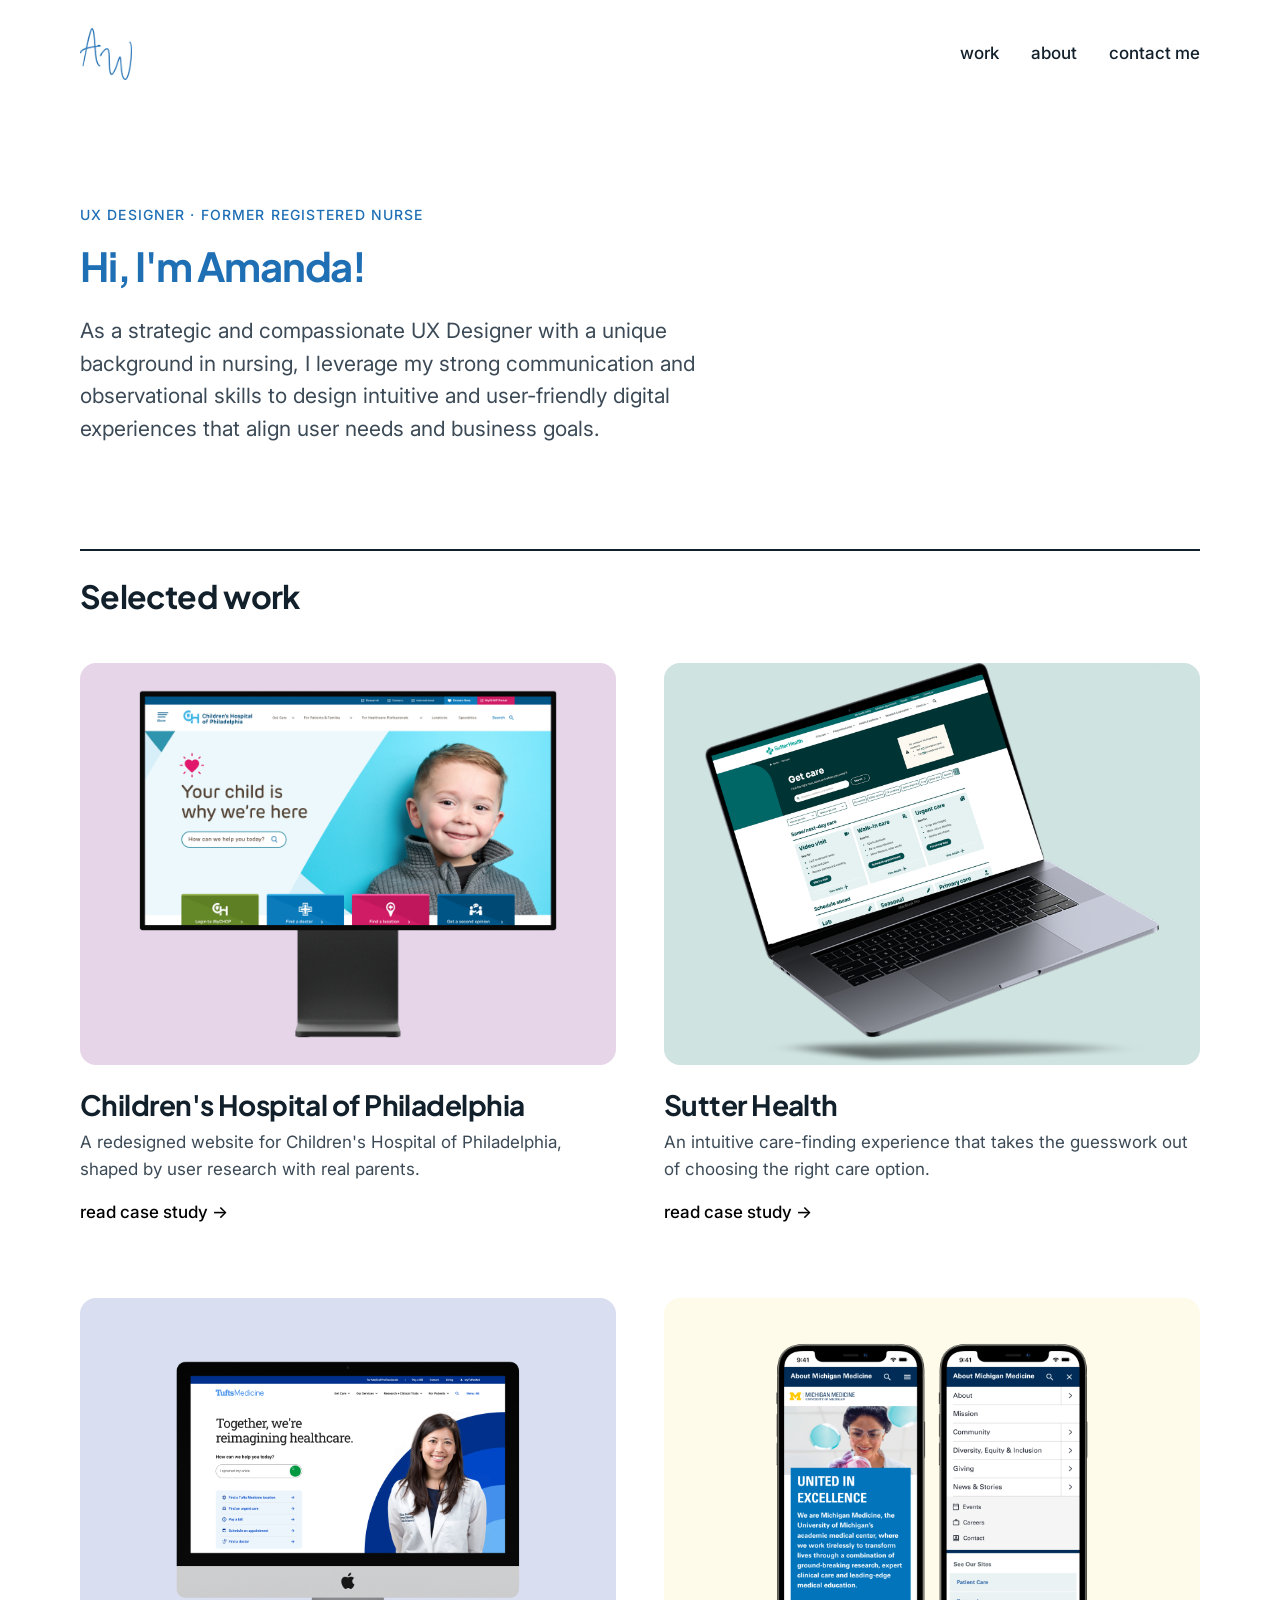
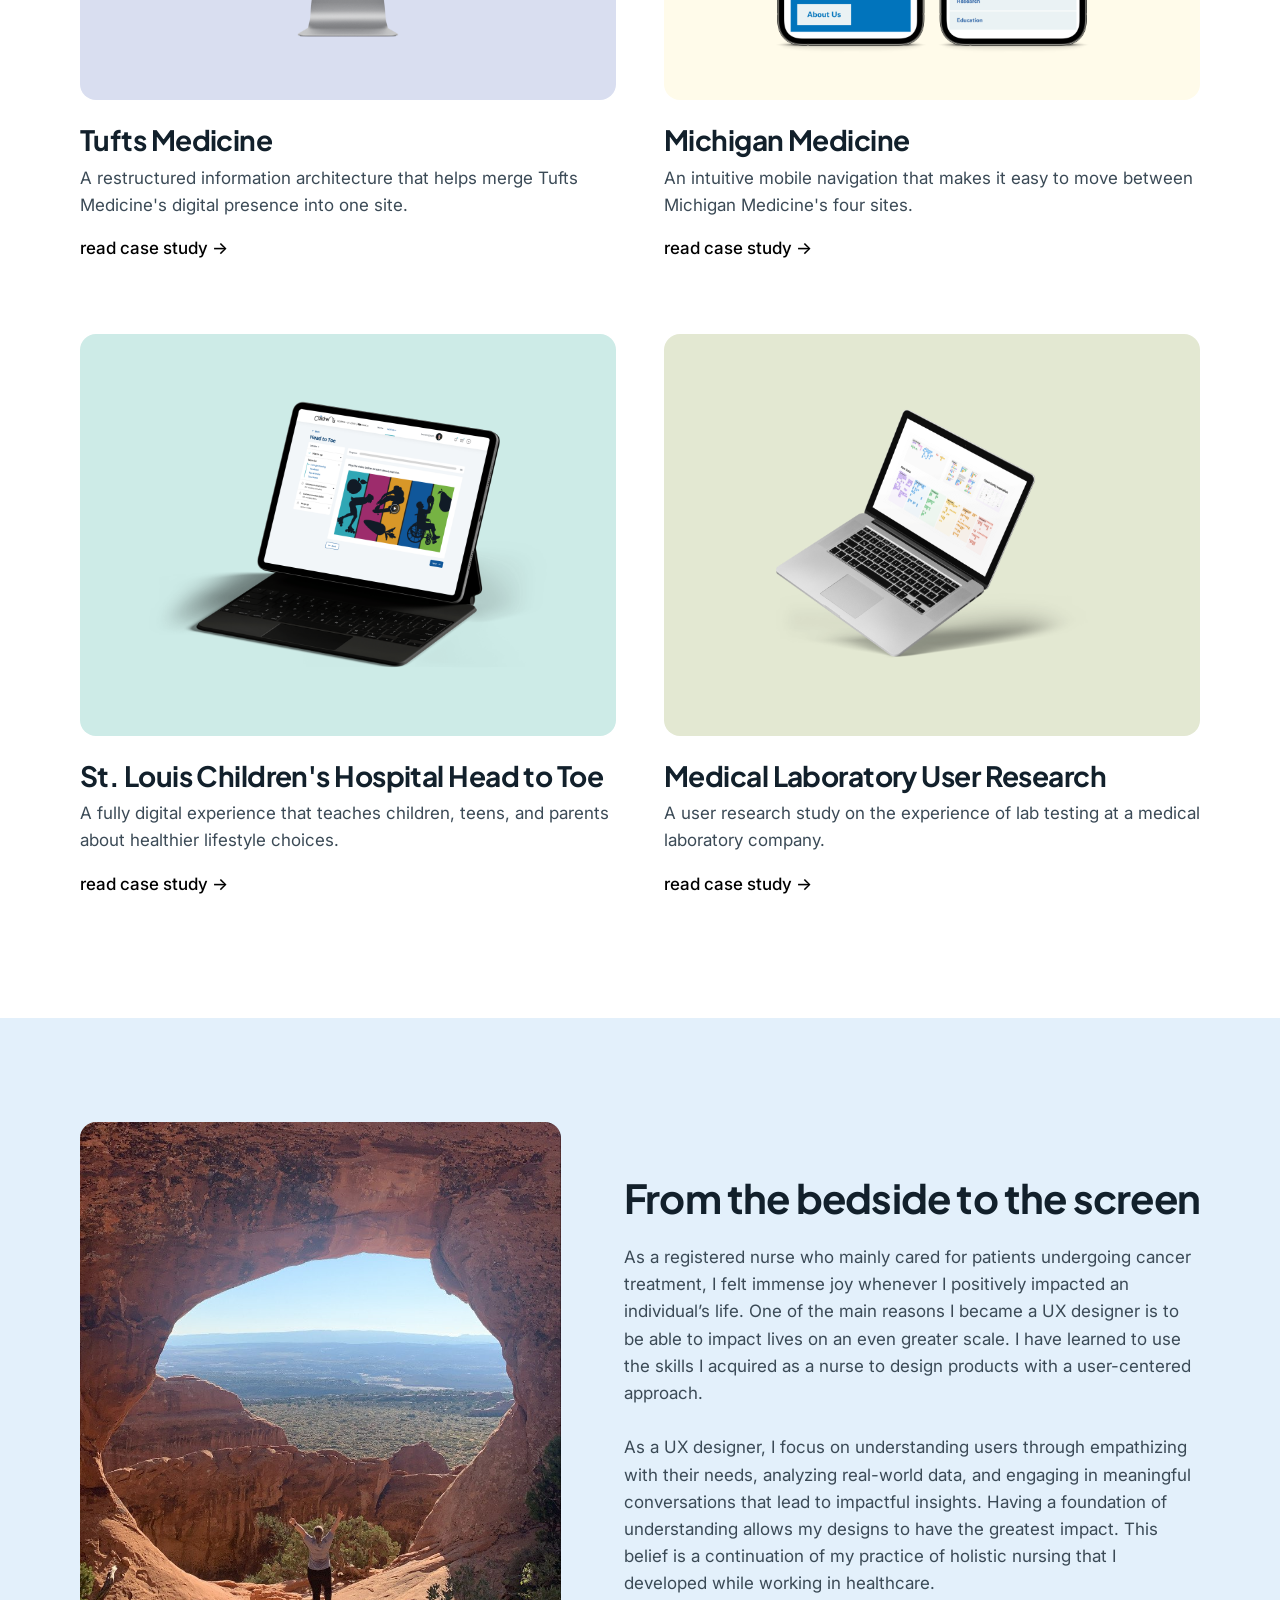
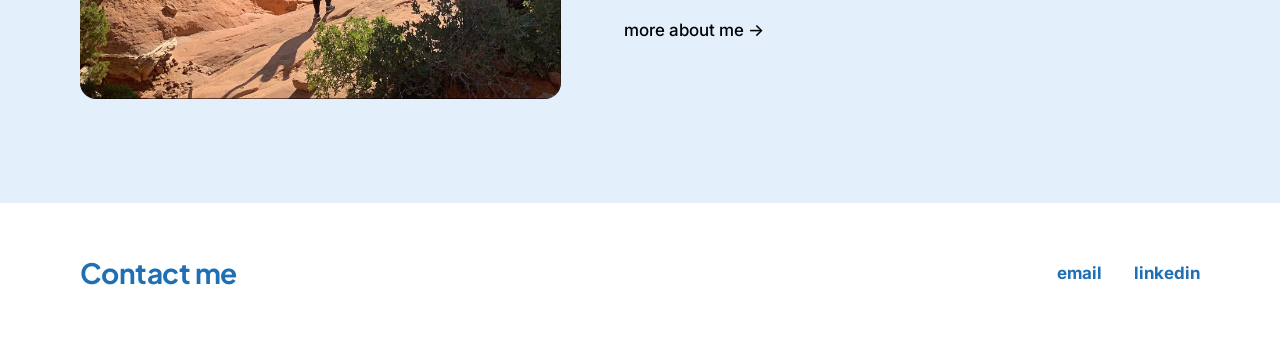
<file: index.html>
<!doctype html>
<html lang="en">
<head>
<meta charset="utf-8">
<meta name="viewport" content="width=device-width, initial-scale=1">
<title>Amanda Wright | UX Designer</title>
<link rel="preconnect" href="https://fonts.googleapis.com">
<link rel="preconnect" href="https://fonts.gstatic.com" crossorigin>
<link href="https://fonts.googleapis.com/css2?family=Plus+Jakarta+Sans:wght@500;700&amp;family=Inter:wght@400;500&amp;display=swap" rel="stylesheet">
<link rel="stylesheet" href="styles.css">
</head>
<body>
<div class="site">

<header class="pad" style="max-width:1200px;margin:0 auto;padding:28px 40px;box-sizing:border-box">
<div class="nav-row" style="display:flex;align-items:center;justify-content:space-between;gap:24px">
<a href="index.html" aria-label="Amanda Wright, home" style="display:inline-flex"><img src="images/27132ba17606718ee2338d03e7298d8b.png" alt="Amanda Wright" width="256" height="256" style="display:block;width:52px;height:52px"></a>
<nav style="display:flex;align-items:center;gap:32px">
<a class="nav-link" href="work.html" style="font-weight:500">work</a>
<a class="nav-link" href="about.html" style="font-weight:500">about</a>
<a class="nav-link" href="#contact" style="font-weight:500">contact me</a>
</nav>
</div>
</header>

<section class="pad" style="max-width:1200px;margin:0 auto;padding:96px 40px 104px;box-sizing:border-box">
<p style="margin: 0 0 20px; font-weight: 500; color: #1f6fb5; letter-spacing: 0.08em; text-transform: uppercase; font-size: 14px">UX designer · former registered nurse</p>
<h1 class="hero-title" style="color: #1F6FB5; margin: 0 0 28px; font-family: 'Plus Jakarta Sans', sans-serif; font-weight: 700; font-size: 80px; line-height: 1.02; letter-spacing: -0.03em; max-width: 900px">Hi, I'm Amanda!</h1>
<p style="margin:0;max-width:640px;font-size:21px;line-height:1.55;color:#3B4A56">As a strategic and compassionate UX Designer with a unique background in nursing, I leverage my strong communication and observational skills to design intuitive and user-friendly digital experiences that align user needs and business goals.</p>
</section>

<section id="work" class="pad" style="max-width:1200px;margin:0 auto;padding:0 40px 120px;box-sizing:border-box">
<div style="display:flex;align-items:baseline;justify-content:space-between;margin-bottom:40px;border-top:2px solid #12202B;padding-top:20px">
<h2 style="margin:0;font-family:'Plus Jakarta Sans',sans-serif;font-weight:700;font-size:32px;letter-spacing:-0.02em">Selected work</h2>
</div>

<div class="work-grid" style="position: relative">





<a class="card" href="children-hospital-of-philadelphia.html" style="display:block">
<div class="card-media" style="aspect-ratio:4/3;background:#E6D5E8;border-radius:16px;display:flex;align-items:center;justify-content:center;color:#5A3A63;font-size:15px;font-weight:500;text-align:center;padding:24px;box-sizing:border-box"><img src="images/a21a5320c0ee7712cffe1b8eefae8fce.png" alt="Children's Hospital of Philadelphia project graphic" width="1200" height="1200" style="display: block; object-fit: cover; aspect-ratio: 1200 / 1200; width: 100%; height: 100%"></div>
<h3 class="card-title" style="margin:24px 0 8px;font-family:'Plus Jakarta Sans',sans-serif;font-weight:700;font-size:28px;line-height:1.15;letter-spacing:-0.02em">Children's Hospital of Philadelphia</h3>
<p style="margin:0 0 16px;color:#3B4A56">A redesigned website for Children's Hospital of Philadelphia, shaped by user research with real parents.</p>
<span style="font-weight:500;color:#000000">read case study →</span>
</a><a class="card" href="sutter-health.html" style="display:block">
<div class="card-media" style="aspect-ratio:4/3;background:#CFE3E0;border-radius:16px;overflow:hidden"><img src="images/089c64c94938915259b9148faba1eed8.png" alt="Sutter Health Get care page shown on a laptop" width="1460" height="1290" style="display:block;width:100%;height:100%;object-fit:contain"></div>
<h3 class="card-title" style="margin:24px 0 8px;font-family:'Plus Jakarta Sans',sans-serif;font-weight:700;font-size:28px;line-height:1.15;letter-spacing:-0.02em">Sutter Health</h3>
<p style="margin:0 0 16px;color:#3B4A56">An intuitive care-finding experience that takes the guesswork out of choosing the right care option.</p>
<span style="font-weight:500;color:#000000">read case study →</span>
</a><a class="card" href="tufts-medicine.html" style="display:block">
<div class="card-media" style="aspect-ratio:4/3;background:#D9DEF0;border-radius:16px;overflow:hidden"><img src="images/75936665af127f175562d0f6b57b8d2f.png" alt="Tufts Medicine project graphic" width="1200" height="1200" style="display:block;width:100%;height:100%;object-fit:contain"></div>
<h3 class="card-title" style="margin:24px 0 8px;font-family:'Plus Jakarta Sans',sans-serif;font-weight:700;font-size:28px;line-height:1.15;letter-spacing:-0.02em">Tufts Medicine</h3>
<p style="margin:0 0 16px;color:#3B4A56">A restructured information architecture that helps merge Tufts Medicine's digital presence into one site.</p>
<span style="font-weight:500;color:#000000">read case study →</span>
</a><a class="card" href="michigan-medicine.html" style="display:block">
<div class="card-media" style="aspect-ratio:4/3;background:#FFFBEA;border-radius:16px;overflow:hidden"><img src="images/0a3b27de3cef2053ec0826f7de58956c.png" alt="Michigan Medicine project graphic" width="1200" height="1200" style="display:block;width:100%;height:100%;object-fit:contain"></div>
<h3 class="card-title" style="margin:24px 0 8px;font-family:'Plus Jakarta Sans',sans-serif;font-weight:700;font-size:28px;line-height:1.15;letter-spacing:-0.02em">Michigan Medicine</h3>
<p style="margin:0 0 16px;color:#3B4A56">An intuitive mobile navigation that makes it easy to move between Michigan Medicine's four sites.</p>
<span style="font-weight:500;color:#000000">read case study →</span>
</a>

<a class="card" href="head-to-toe.html" style="display:block">
<div class="card-media" style="aspect-ratio:4/3;background:#CDEBE7;border-radius:16px;overflow:hidden"><img src="images/f73c193afb4509d86936e37b6c3ac87d.png" alt="St. Louis Children's Hospital Head to Toe project graphic" width="1200" height="1200" style="display:block;width:100%;height:100%;object-fit:contain"></div>
<h3 class="card-title" style="margin:24px 0 8px;font-family:'Plus Jakarta Sans',sans-serif;font-weight:700;font-size:28px;line-height:1.15;letter-spacing:-0.02em">St. Louis Children's Hospital Head to Toe</h3>
<p style="margin:0 0 16px;color:#3B4A56">A fully digital experience that teaches children, teens, and parents about healthier lifestyle choices.</p>
<span style="font-weight:500;color:#000000">read case study →</span>
</a><a class="card" href="medical-laboratory.html" style="display:block">
<div class="card-media" style="aspect-ratio:4/3;background:#E3E8D2;border-radius:16px;overflow:hidden"><img src="images/c1ebb90e8bf3158277b608ef48dc31e9.png" alt="Medical laboratory user research project graphic" width="1200" height="1200" style="display:block;width:100%;height:100%;object-fit:contain"></div>
<h3 class="card-title" style="margin:24px 0 8px;font-family:'Plus Jakarta Sans',sans-serif;font-weight:700;font-size:28px;line-height:1.15;letter-spacing:-0.02em">Medical Laboratory User Research</h3>
<p style="margin:0 0 16px;color:#3B4A56">A user research study on the experience of lab testing at a medical laboratory company.</p>
<span style="font-weight:500;color:#000000">read case study →</span>
</a>





</div>
</section>

<section id="about" style="background:#E3F0FB">
<div class="pad about-grid" style="max-width:1200px;margin:0 auto;padding:104px 40px;box-sizing:border-box">
<img src="images/422bb582791ac1e9a96461501ae4ffa8.jpg" alt="Amanda Wright" width="828" height="1472" style="display: block; object-fit: cover; aspect-ratio: 828 / 1472; width: 481px; height: 577px; object-position: 50% 100%; border-radius: 16px">
<div>
<h2 style="margin:0 0 24px;font-family:'Plus Jakarta Sans',sans-serif;font-weight:700;font-size:40px;line-height:1.1;letter-spacing:-0.02em">From the bedside to the screen</h2>
<p style="margin:0 0 20px;color:#3B4A56">As a registered nurse who mainly cared for patients undergoing cancer treatment, I felt immense joy whenever I positively impacted an individual’s life. One of the main reasons I became a UX designer is to be able to impact lives on an even greater scale. I have learned to use the skills I acquired as a nurse to design products with a user-centered approach.<br><br>As a UX designer, I focus on understanding users through empathizing with their needs, analyzing real-world data, and engaging in meaningful conversations that lead to impactful insights. Having a foundation of understanding allows my designs to have the greatest impact. This belief is a continuation of my practice of holistic nursing that I developed while working in healthcare.</p>
<a href="about.html" style="font-weight:500;color:#000000">more about me →</a>
</div>
</div>
</section>

<footer id="contact" style="background:#FFFFFF;color:#1F6FB5">
<div class="pad" style="max-width:1200px;margin:0 auto;padding:48px 40px;box-sizing:border-box;display:flex;flex-wrap:wrap;align-items:center;justify-content:space-between;gap:24px">
<h2 style="margin:0;font-family:'Plus Jakarta Sans',sans-serif;font-weight:700;font-size:28px;letter-spacing:-0.02em">Contact me</h2>
<div style="display:flex;gap:32px">
<a class="nav-link" href="mailto:mandakwright@gmail.com" style="font-weight:700">email</a>
<a class="nav-link" href="https://www.linkedin.com/in/amandauxdesign/" target="_blank" rel="noopener noreferrer" style="font-weight:700">linkedin</a>
</div>
</div>
</footer>

</div>
</body>
</html>
</file>
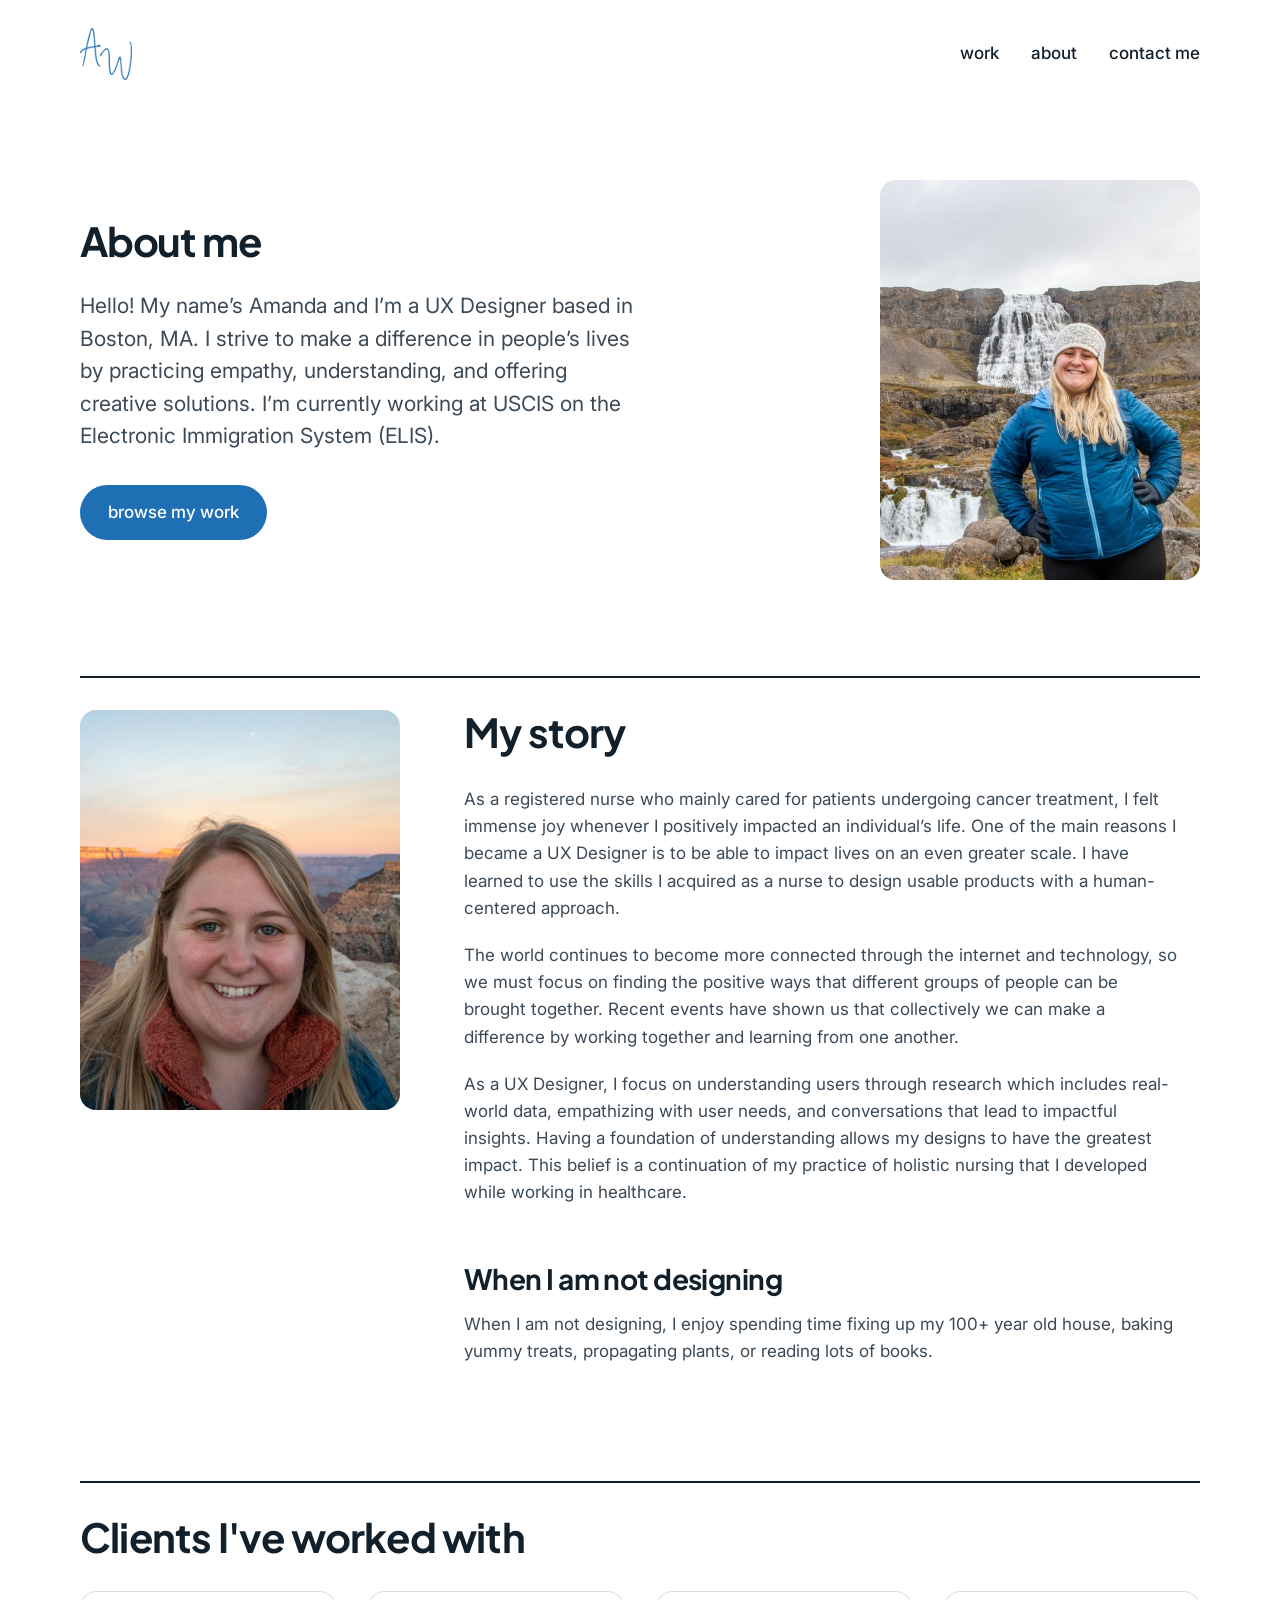
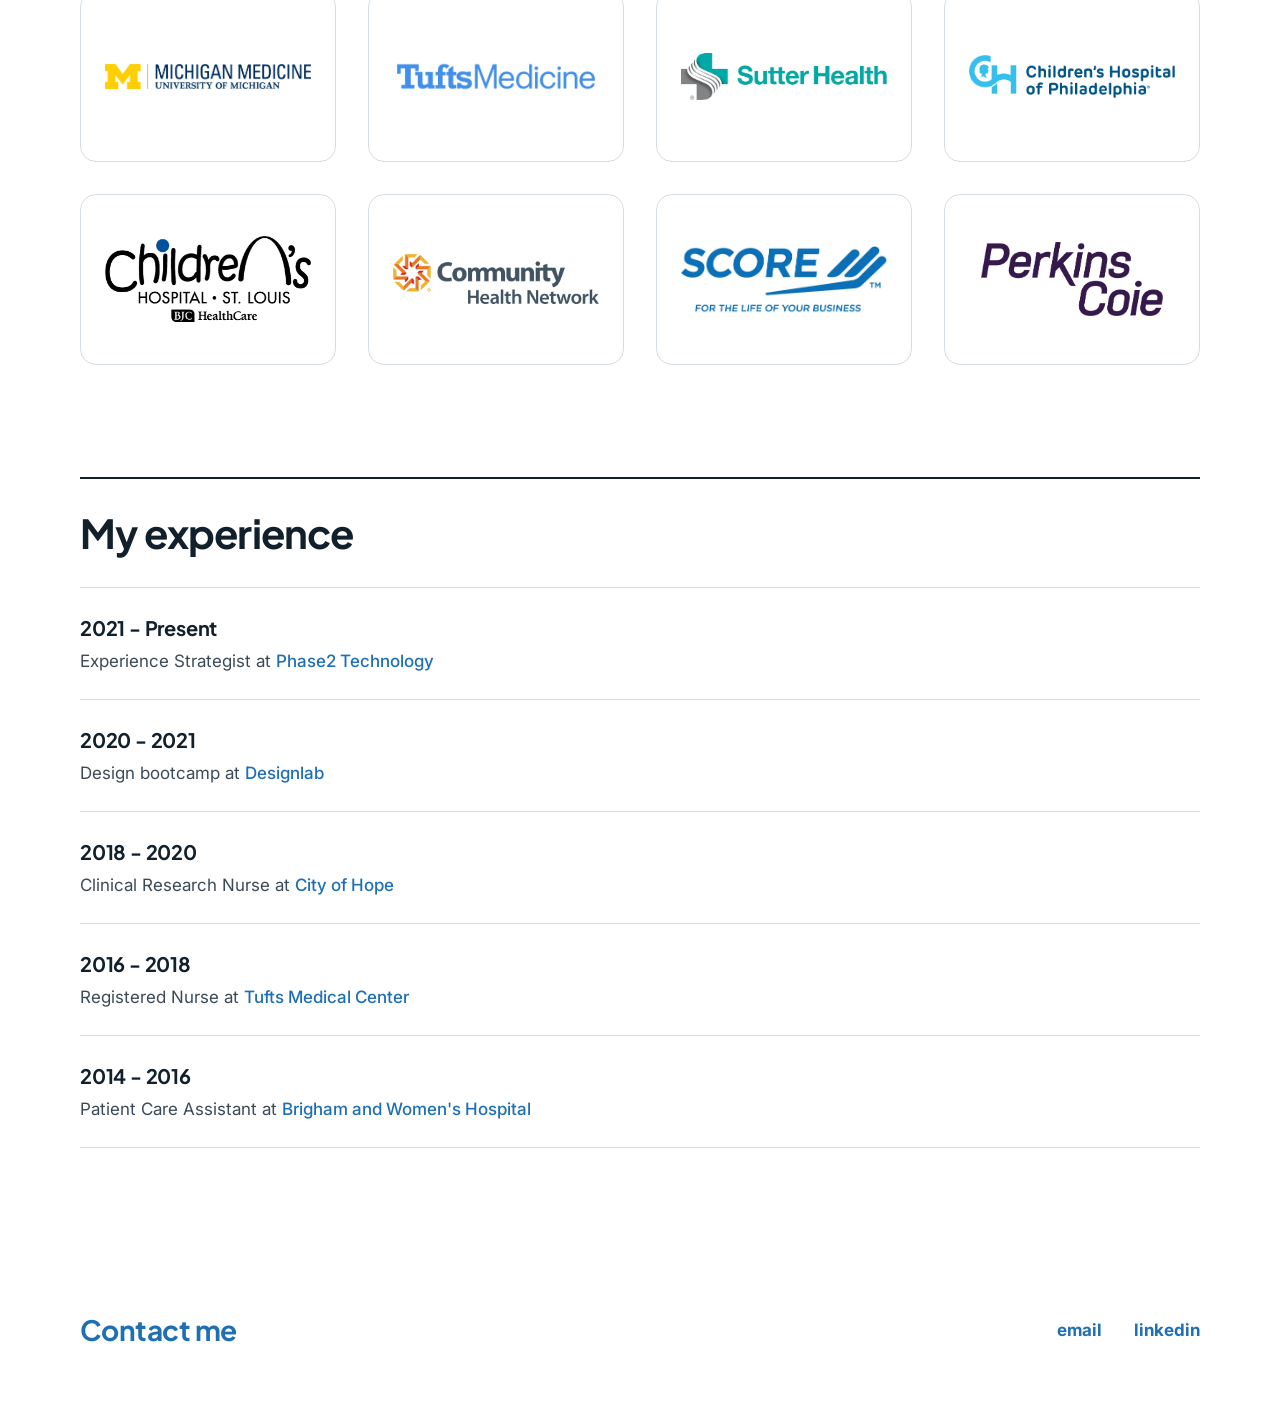
<file: about.html>
<!doctype html>
<html lang="en">
<head>
<meta charset="utf-8">
<meta name="viewport" content="width=device-width, initial-scale=1">
<title>About | Amanda Wright</title>
<link rel="preconnect" href="https://fonts.googleapis.com">
<link rel="preconnect" href="https://fonts.gstatic.com" crossorigin>
<link href="https://fonts.googleapis.com/css2?family=Plus+Jakarta+Sans:wght@500;700&amp;family=Inter:wght@400;500&amp;display=swap" rel="stylesheet">
<link rel="stylesheet" href="styles.css">
</head>
<body>
<div class="site">

<header class="pad" style="max-width:1200px;margin:0 auto;padding:28px 40px;box-sizing:border-box">
<div class="nav-row" style="display:flex;align-items:center;justify-content:space-between;gap:24px">
<a href="index.html" aria-label="Amanda Wright, home" style="display:inline-flex"><img src="images/27132ba17606718ee2338d03e7298d8b.png" alt="Amanda Wright" width="256" height="256" style="display:block;width:52px;height:52px"></a>
<nav style="display:flex;align-items:center;gap:32px">
<a class="nav-link" href="work.html" style="font-weight:500">work</a>
<a class="nav-link" href="about.html" style="font-weight:500">about</a>
<a class="nav-link" href="#contact" style="font-weight:500">contact me</a>
</nav>
</div>
</header>

<section class="pad" style="max-width:1200px;margin:0 auto;padding:72px 40px 96px;box-sizing:border-box">
<div class="hero-grid about-split">
<div>
<h1 class="hero-title" style="color:#12202B;margin:0 0 28px;font-family:'Plus Jakarta Sans',sans-serif;font-weight:700;font-size:64px;line-height:1.05;letter-spacing:-0.03em">About me</h1>
<p style="margin:0 0 32px;max-width:560px;font-size:21px;line-height:1.55;color:#3B4A56">Hello! My name’s Amanda and I’m a UX Designer based in Boston, MA. I strive to make a difference in people’s lives by practicing empathy, understanding, and offering creative solutions. I’m currently working at USCIS on the Electronic Immigration System (ELIS).</p>
<a href="index.html" style="display:inline-block;background:#1F6FB5;color:#ffffff;font-weight:500;padding:14px 28px;border-radius:999px">browse my work</a>
</div>
<div style="width:100%;max-width:320px;aspect-ratio:4/5;border-radius:16px;overflow:hidden"><img src="images/2190ff1a3ed9763d8d773438ffe69abc.jpg" alt="Amanda smiling in a blue jacket and knit hat in front of a waterfall" width="1080" height="720" style="display:block;width:100%;height:100%;object-fit:cover;object-position:62% 50%"></div>
</div>
</section>

<section class="pad" style="max-width:1200px;margin:0 auto;padding:0 40px 96px;box-sizing:border-box">
<div style="border-top:2px solid #12202B;padding-top:32px">
<div class="story-grid about-split">
<div style="width:100%;max-width:320px;aspect-ratio:4/5;border-radius:16px;overflow:hidden"><img src="images/978429970ec607d13a71d901a8d1a8bb.jpg" alt="Amanda smiling at a canyon overlook at sunset" width="1000" height="1000" style="display:block;width:100%;height:100%;object-fit:cover;object-position:50% 50%"></div>
<div>
<h2 class="h2">My story</h2>
<p class="body">As a registered nurse who mainly cared for patients undergoing cancer treatment, I felt immense joy whenever I positively impacted an individual’s life. One of the main reasons I became a UX Designer is to be able to impact lives on an even greater scale. I have learned to use the skills I acquired as a nurse to design usable products with a human-centered approach.</p>
<p class="body">The world continues to become more connected through the internet and technology, so we must focus on finding the positive ways that different groups of people can be brought together. Recent events have shown us that collectively we can make a difference by working together and learning from one another.</p>
<p class="body">As a UX Designer, I focus on understanding users through research which includes real-world data, empathizing with user needs, and conversations that lead to impactful insights. Having a foundation of understanding allows my designs to have the greatest impact. This belief is a continuation of my practice of holistic nursing that I developed while working in healthcare.</p>
<h3 class="h3">When I am not designing</h3>
<p class="body">When I am not designing, I enjoy spending time fixing up my 100+ year old house, baking yummy treats, propagating plants, or reading lots of books.</p>
</div>
</div>
</div>
</section>

<section class="pad" style="max-width:1200px;margin:0 auto;padding:0 40px 112px;box-sizing:border-box">
<div style="border-top:2px solid #12202B;padding-top:32px">
<h2 class="h2">Clients I've worked with</h2>
<div class="client-grid">
<div><div style="aspect-ratio:3/2;background:#ffffff;border:1px solid #D5DDE3;border-radius:16px;display:flex;align-items:center;justify-content:center;padding:24px;box-sizing:border-box"><img src="images/605f8a3f2fd0ee435e8d6a286fc3b6e8.png" alt="Michigan Medicine, University of Michigan logo" width="941" height="116" style="display:block;max-width:100%;max-height:100%;width:auto;height:auto;object-fit:contain"></div></div>
<div><div style="aspect-ratio:3/2;background:#ffffff;border:1px solid #D5DDE3;border-radius:16px;display:flex;align-items:center;justify-content:center;padding:16px;box-sizing:border-box"><img src="images/3093a641af5261ede231dfd6ecef261c.webp" alt="Tufts Medicine logo" width="1024" height="512" style="display:block;max-width:100%;max-height:100%;width:auto;height:auto;object-fit:contain"></div></div>
<div><div style="aspect-ratio:3/2;background:#ffffff;border:1px solid #D5DDE3;border-radius:16px;display:flex;align-items:center;justify-content:center;padding:24px;box-sizing:border-box"><img src="images/f77532d8015316c0ae53e9b54a4452bf.png" alt="Sutter Health logo" width="1132" height="258" style="display:block;max-width:100%;max-height:100%;width:auto;height:auto;object-fit:contain"></div></div>
<div><div style="aspect-ratio:3/2;background:#ffffff;border:1px solid #D5DDE3;border-radius:16px;display:flex;align-items:center;justify-content:center;padding:24px;box-sizing:border-box"><img src="images/76418ef8b2b47361df4d29f2dab3b064.png" alt="Children's Hospital of Philadelphia logo" width="539" height="114" style="display:block;max-width:100%;max-height:100%;width:auto;height:auto;object-fit:contain"></div></div>
<div><div style="aspect-ratio:3/2;background:#ffffff;border:1px solid #D5DDE3;border-radius:16px;display:flex;align-items:center;justify-content:center;padding:24px;box-sizing:border-box"><img src="images/c05474ae678af237630cdaace8dcfa6a.png" alt="St. Louis Children's Hospital, BJC HealthCare logo" width="367" height="153" style="display:block;max-width:100%;max-height:100%;width:auto;height:auto;object-fit:contain"></div></div>
<div><div style="aspect-ratio:3/2;background:#ffffff;border:1px solid #D5DDE3;border-radius:16px;display:flex;align-items:center;justify-content:center;padding:24px;box-sizing:border-box"><img src="images/6a387f758a67286896c21a2b203e873c.png" alt="Community Health Network logo" width="600" height="146" style="display:block;max-width:100%;max-height:100%;width:auto;height:auto;object-fit:contain"></div></div>
<div><div style="aspect-ratio:3/2;background:#ffffff;border:1px solid #D5DDE3;border-radius:16px;display:flex;align-items:center;justify-content:center;padding:24px;box-sizing:border-box"><img src="images/3a8964b2f733fb57b8b268f4d32a33b6.png" alt="SCORE logo: for the life of your business" width="934" height="304" style="display:block;max-width:100%;max-height:100%;width:auto;height:auto;object-fit:contain"></div></div>
<div><div style="aspect-ratio:3/2;background:#ffffff;border:1px solid #D5DDE3;border-radius:16px;display:flex;align-items:center;justify-content:center;padding:36px;box-sizing:border-box"><img src="images/221481a2a73f9d553af2b5735ace1125.png" alt="Perkins Coie logo" width="1014" height="409" style="display:block;max-width:100%;max-height:100%;width:auto;height:auto;object-fit:contain"></div></div>
</div>
</div>
</section>

<section class="pad" style="max-width:1200px;margin:0 auto;padding:0 40px 112px;box-sizing:border-box">
<div style="border-top:2px solid #12202B;padding-top:32px">
<h2 class="h2">My experience</h2>
<div>
<div class="tl"><p style="margin:0;font-family:'Plus Jakarta Sans',sans-serif;font-weight:700;font-size:20px;letter-spacing:-0.01em">2021 - Present</p><p style="margin:0;color:#3B4A56">Experience Strategist at <strong style="color:#1F6FB5;font-weight:500">Phase2 Technology</strong></p></div>
<div class="tl"><p style="margin:0;font-family:'Plus Jakarta Sans',sans-serif;font-weight:700;font-size:20px;letter-spacing:-0.01em">2020 - 2021</p><p style="margin:0;color:#3B4A56">Design bootcamp at <strong style="color:#1F6FB5;font-weight:500">Designlab</strong></p></div>
<div class="tl"><p style="margin:0;font-family:'Plus Jakarta Sans',sans-serif;font-weight:700;font-size:20px;letter-spacing:-0.01em">2018 - 2020</p><p style="margin:0;color:#3B4A56">Clinical Research Nurse at <strong style="color:#1F6FB5;font-weight:500">City of Hope</strong></p></div>
<div class="tl"><p style="margin:0;font-family:'Plus Jakarta Sans',sans-serif;font-weight:700;font-size:20px;letter-spacing:-0.01em">2016 - 2018</p><p style="margin:0;color:#3B4A56">Registered Nurse at <strong style="color:#1F6FB5;font-weight:500">Tufts Medical Center</strong></p></div>
<div class="tl"><p style="margin:0;font-family:'Plus Jakarta Sans',sans-serif;font-weight:700;font-size:20px;letter-spacing:-0.01em">2014 - 2016</p><p style="margin:0;color:#3B4A56">Patient Care Assistant at <strong style="color:#1F6FB5;font-weight:500">Brigham and Women's Hospital</strong></p></div>
</div>
</div>
</section>

<footer id="contact" style="background:#FFFFFF;color:#1F6FB5">
<div class="pad" style="max-width:1200px;margin:0 auto;padding:48px 40px;box-sizing:border-box;display:flex;flex-wrap:wrap;align-items:center;justify-content:space-between;gap:24px">
<h2 style="margin:0;font-family:'Plus Jakarta Sans',sans-serif;font-weight:700;font-size:28px;letter-spacing:-0.02em">Contact me</h2>
<div style="display:flex;gap:32px">
<a class="nav-link" href="mailto:mandakwright@gmail.com" style="font-weight:700">email</a>
<a class="nav-link" href="https://www.linkedin.com/in/amandauxdesign/" target="_blank" rel="noopener noreferrer" style="font-weight:700">linkedin</a>
</div>
</div>
</footer>

</div>
</body>
</html>
</file>
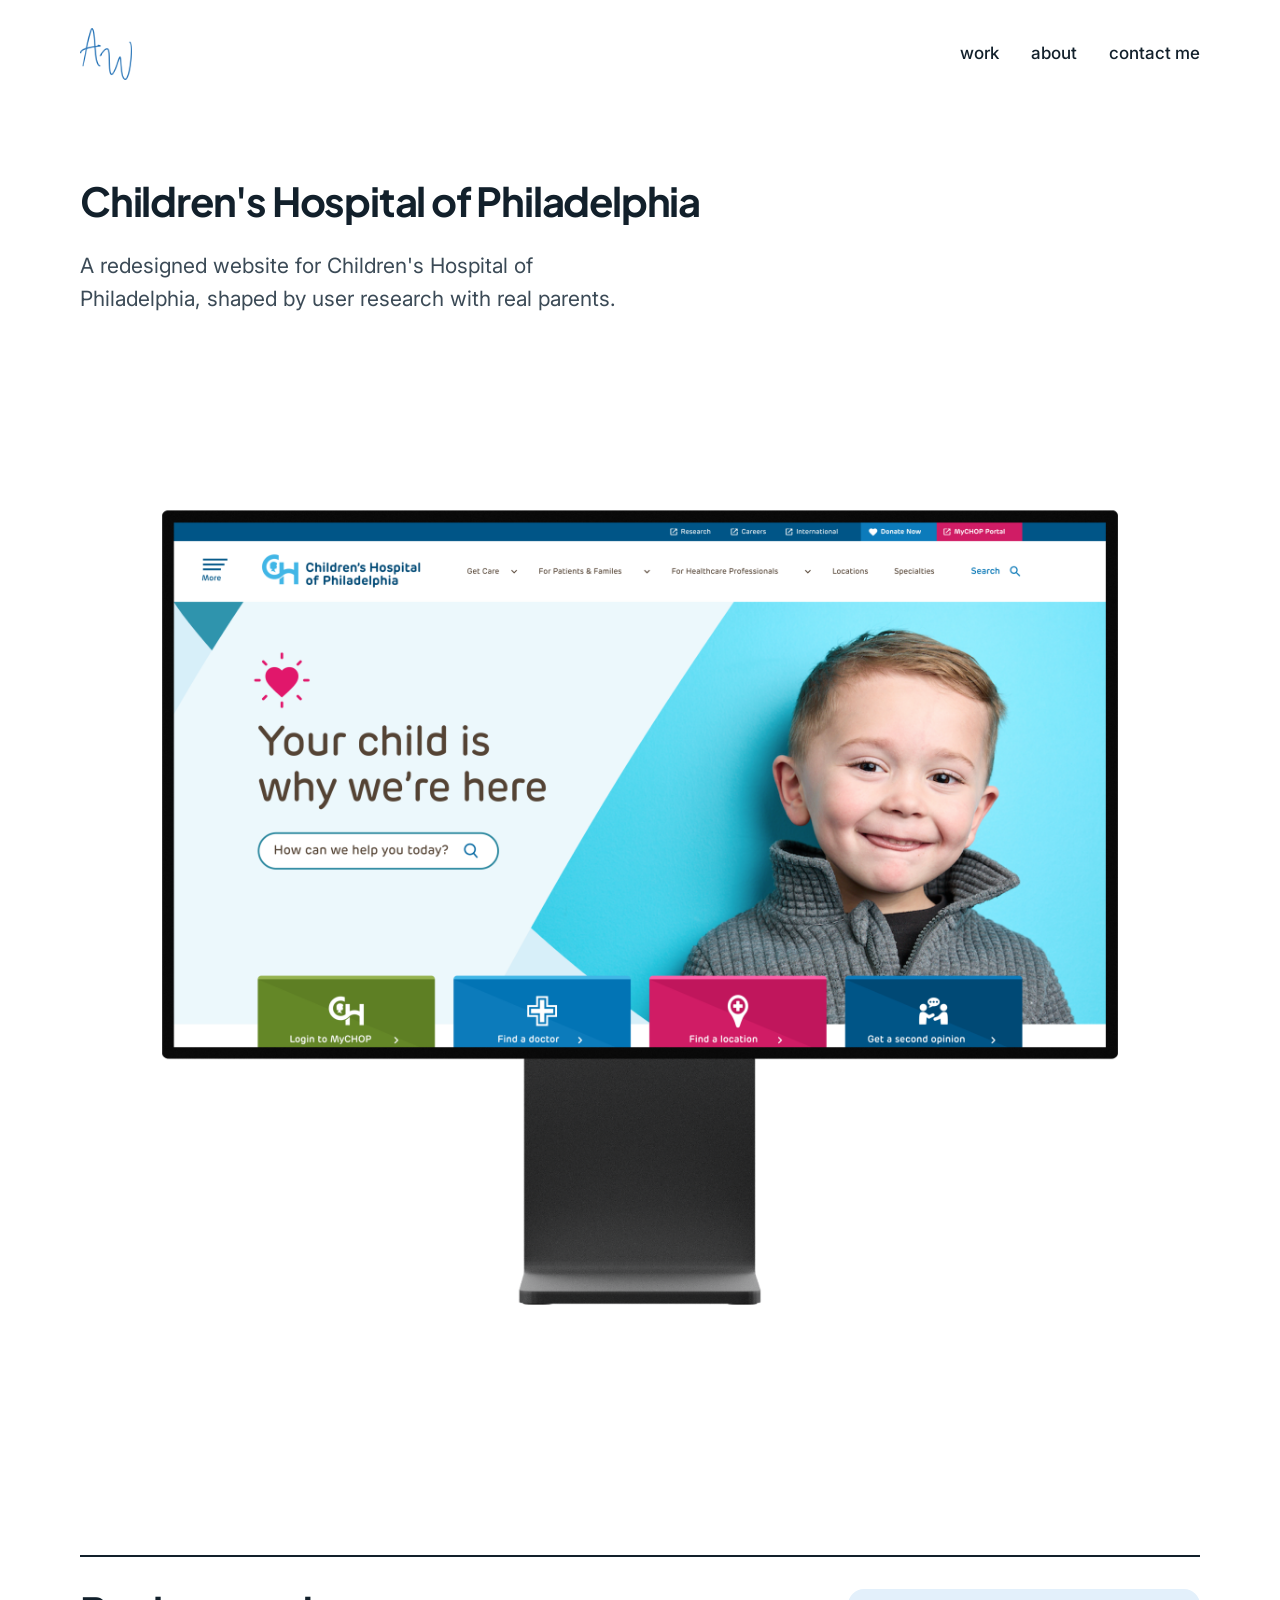
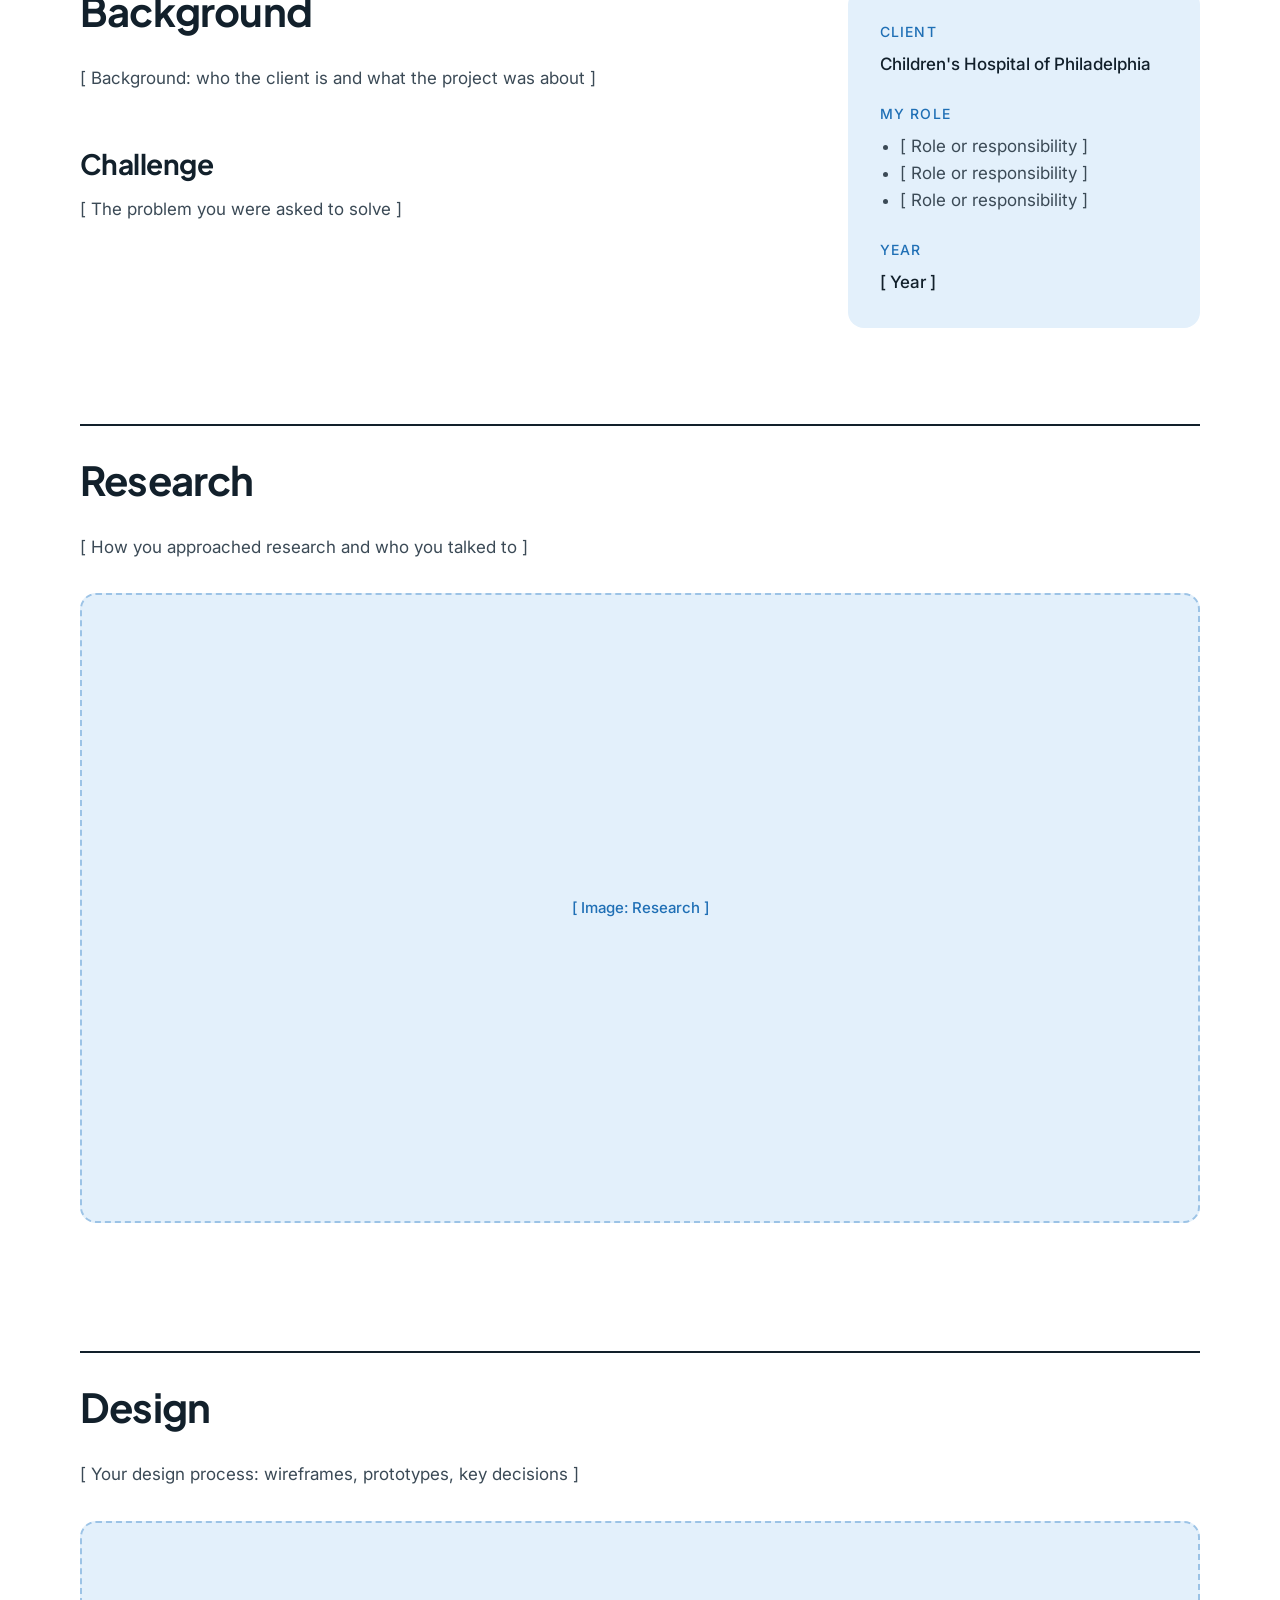
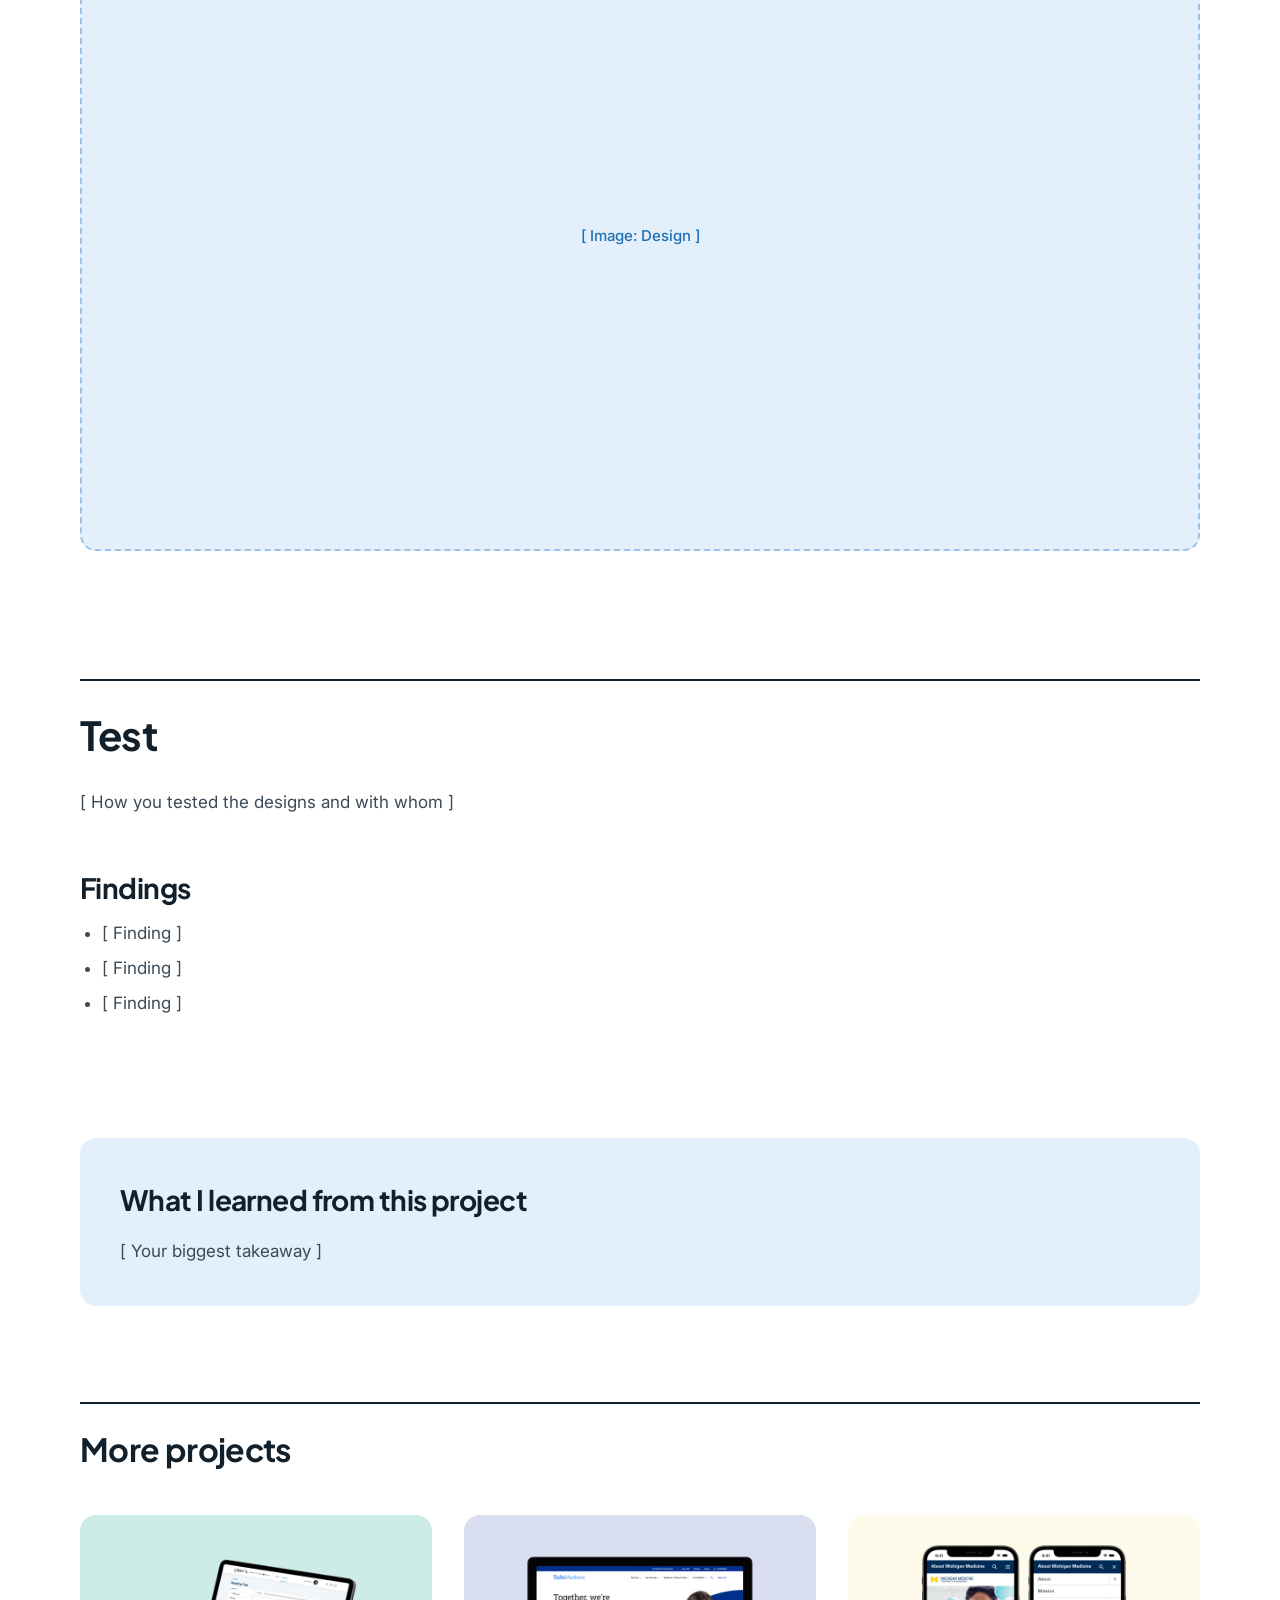
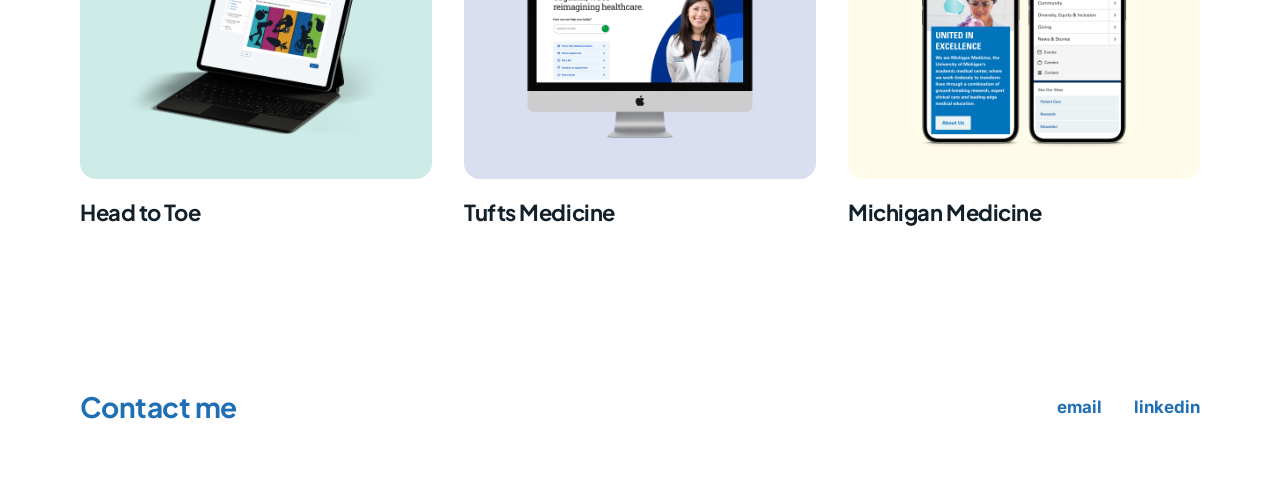
<file: children-hospital-of-philadelphia.html>
<!doctype html>
<html lang="en">
<head>
<meta charset="utf-8">
<meta name="viewport" content="width=device-width, initial-scale=1">
<title>Children's Hospital of Philadelphia | Amanda Wright</title>
<link rel="preconnect" href="https://fonts.googleapis.com">
<link rel="preconnect" href="https://fonts.gstatic.com" crossorigin>
<link href="https://fonts.googleapis.com/css2?family=Plus+Jakarta+Sans:wght@500;700&amp;family=Inter:wght@400;500&amp;display=swap" rel="stylesheet">
<link rel="stylesheet" href="styles.css">
</head>
<body>
<div class="site">

<header class="pad" style="max-width:1200px;margin:0 auto;padding:28px 40px;box-sizing:border-box">
<div class="nav-row" style="display:flex;align-items:center;justify-content:space-between;gap:24px">
<a href="index.html" aria-label="Amanda Wright, home" style="display:inline-flex"><img src="images/27132ba17606718ee2338d03e7298d8b.png" alt="Amanda Wright" width="256" height="256" style="display:block;width:52px;height:52px"></a>
<nav style="display:flex;align-items:center;gap:32px">
<a class="nav-link" href="work.html" style="font-weight:500">work</a>
<a class="nav-link" href="about.html" style="font-weight:500">about</a>
<a class="nav-link" href="#contact" style="font-weight:500">contact me</a>
</nav>
</div>
</header>

<section class="pad" style="max-width:1200px;margin:0 auto;padding:72px 40px 88px;box-sizing:border-box">
<div class="hero-grid">
<div>
<h1 class="hero-title" style="color:#12202B;margin:0 0 28px;font-family:'Plus Jakarta Sans',sans-serif;font-weight:700;font-size:64px;line-height:1.05;letter-spacing:-0.03em">Children&#39;s Hospital of Philadelphia</h1>
<p style="margin:0;max-width:560px;font-size:21px;line-height:1.55;color:#3B4A56">A redesigned website for Children&#39;s Hospital of Philadelphia, shaped by user research with real parents.</p>
</div>
<div style="aspect-ratio:1/1;border-radius:16px;overflow:hidden"><img src="images/a21a5320c0ee7712cffe1b8eefae8fce.png" alt="Children's Hospital of Philadelphia project graphic" width="1200" height="1200" style="display:block;width:100%;height:100%;object-fit:cover"></div>
</div>
</section>

<section class="pad" style="max-width:1200px;margin:0 auto;padding:0 40px 96px;box-sizing:border-box">
<div style="border-top:2px solid #12202B;padding-top:32px">
<div class="two-col">
<div>
<h2 class="h2">Background</h2>
<p class="body">[ Background: who the client is and what the project was about ]</p>
<h3 class="h3">Challenge</h3>
<p class="body">[ The problem you were asked to solve ]</p>
</div>
<aside style="background:#E3F0FB;border-radius:16px;padding:32px;box-sizing:border-box">
<p class="label">Client</p>
<p style="margin:0 0 24px;font-weight:500">Children&#39;s Hospital of Philadelphia</p>
<p class="label">My role</p>
<ul style="margin:0 0 24px;padding-left:20px;color:#3B4A56">
<li>[ Role or responsibility ]</li>
<li>[ Role or responsibility ]</li>
<li>[ Role or responsibility ]</li>
</ul>
<p class="label">Year</p>
<p style="margin:0;font-weight:500">[ Year ]</p>
</aside>
</div>
</div>
</section>

<section class="pad" style="max-width:1200px;margin:0 auto;padding:0 40px 96px;box-sizing:border-box">
<div style="border-top:2px solid #12202B;padding-top:32px">
<h2 class="h2">Research</h2>
<p class="body">[ How you approached research and who you talked to ]</p>
<div class="ph" style="aspect-ratio:16/9">[ Image: Research ]</div>
</div>
</section>

<section class="pad" style="max-width:1200px;margin:0 auto;padding:0 40px 96px;box-sizing:border-box">
<div style="border-top:2px solid #12202B;padding-top:32px">
<h2 class="h2">Design</h2>
<p class="body">[ Your design process: wireframes, prototypes, key decisions ]</p>
<div class="ph" style="aspect-ratio:16/9">[ Image: Design ]</div>
</div>
</section>

<section class="pad" style="max-width:1200px;margin:0 auto;padding:0 40px 96px;box-sizing:border-box">
<div style="border-top:2px solid #12202B;padding-top:32px">
<h2 class="h2">Test</h2>
<p class="body">[ How you tested the designs and with whom ]</p>
<h3 class="h3">Findings</h3>
<ul class="list">
<li>[ Finding ]</li>
<li>[ Finding ]</li>
<li>[ Finding ]</li>
</ul>
</div>
</section>

<section class="pad" style="max-width:1200px;margin:0 auto;padding:0 40px 96px;box-sizing:border-box">
<div style="background:#E3F0FB;border-radius:16px;padding:40px;box-sizing:border-box">
<h2 style="margin:0 0 16px;font-family:'Plus Jakarta Sans',sans-serif;font-weight:700;font-size:28px;letter-spacing:-0.02em">What I learned from this project</h2>
<p style="margin:0;color:#3B4A56">[ Your biggest takeaway ]</p>
</div>
</section>

<section class="pad" style="max-width:1200px;margin:0 auto;padding:0 40px 112px;box-sizing:border-box">
<div style="border-top:2px solid #12202B;padding-top:20px;margin-bottom:40px">
<h2 style="margin:0;font-family:'Plus Jakarta Sans',sans-serif;font-weight:700;font-size:32px;letter-spacing:-0.02em">More projects</h2>
</div>
<div class="more-grid">
<a class="card" href="head-to-toe.html" style="display:block">
<div class="card-media" style="aspect-ratio:4/3;background:#CDEBE7;border-radius:16px;overflow:hidden"><img src="images/f73c193afb4509d86936e37b6c3ac87d.png" alt="Head to Toe project graphic" width="1200" height="1200" style="display:block;width:100%;height:100%;object-fit:contain"></div>
<h3 class="card-title" style="margin:20px 0 0;font-family:'Plus Jakarta Sans',sans-serif;font-weight:700;font-size:22px;line-height:1.2;letter-spacing:-0.02em">Head to Toe</h3>
</a>
<a class="card" href="tufts-medicine.html" style="display:block">
<div class="card-media" style="aspect-ratio:4/3;background:#D9DEF0;border-radius:16px;overflow:hidden"><img src="images/75936665af127f175562d0f6b57b8d2f.png" alt="Tufts Medicine project graphic" width="1200" height="1200" style="display:block;width:100%;height:100%;object-fit:contain"></div>
<h3 class="card-title" style="margin:20px 0 0;font-family:'Plus Jakarta Sans',sans-serif;font-weight:700;font-size:22px;line-height:1.2;letter-spacing:-0.02em">Tufts Medicine</h3>
</a>
<a class="card" href="michigan-medicine.html" style="display:block">
<div class="card-media" style="aspect-ratio:4/3;background:#FFFBEA;border-radius:16px;overflow:hidden"><img src="images/0a3b27de3cef2053ec0826f7de58956c.png" alt="Michigan Medicine project graphic" width="1200" height="1200" style="display:block;width:100%;height:100%;object-fit:contain"></div>
<h3 class="card-title" style="margin:20px 0 0;font-family:'Plus Jakarta Sans',sans-serif;font-weight:700;font-size:22px;line-height:1.2;letter-spacing:-0.02em">Michigan Medicine</h3>
</a>
</div>
</section>

<footer id="contact" style="background:#FFFFFF;color:#1F6FB5">
<div class="pad" style="max-width:1200px;margin:0 auto;padding:48px 40px;box-sizing:border-box;display:flex;flex-wrap:wrap;align-items:center;justify-content:space-between;gap:24px">
<h2 style="margin:0;font-family:'Plus Jakarta Sans',sans-serif;font-weight:700;font-size:28px;letter-spacing:-0.02em">Contact me</h2>
<div style="display:flex;gap:32px">
<a class="nav-link" href="mailto:mandakwright@gmail.com" style="font-weight:700">email</a>
<a class="nav-link" href="https://www.linkedin.com/in/amandauxdesign/" target="_blank" rel="noopener noreferrer" style="font-weight:700">linkedin</a>
</div>
</div>
</footer>

</div>
</body>
</html>
</file>
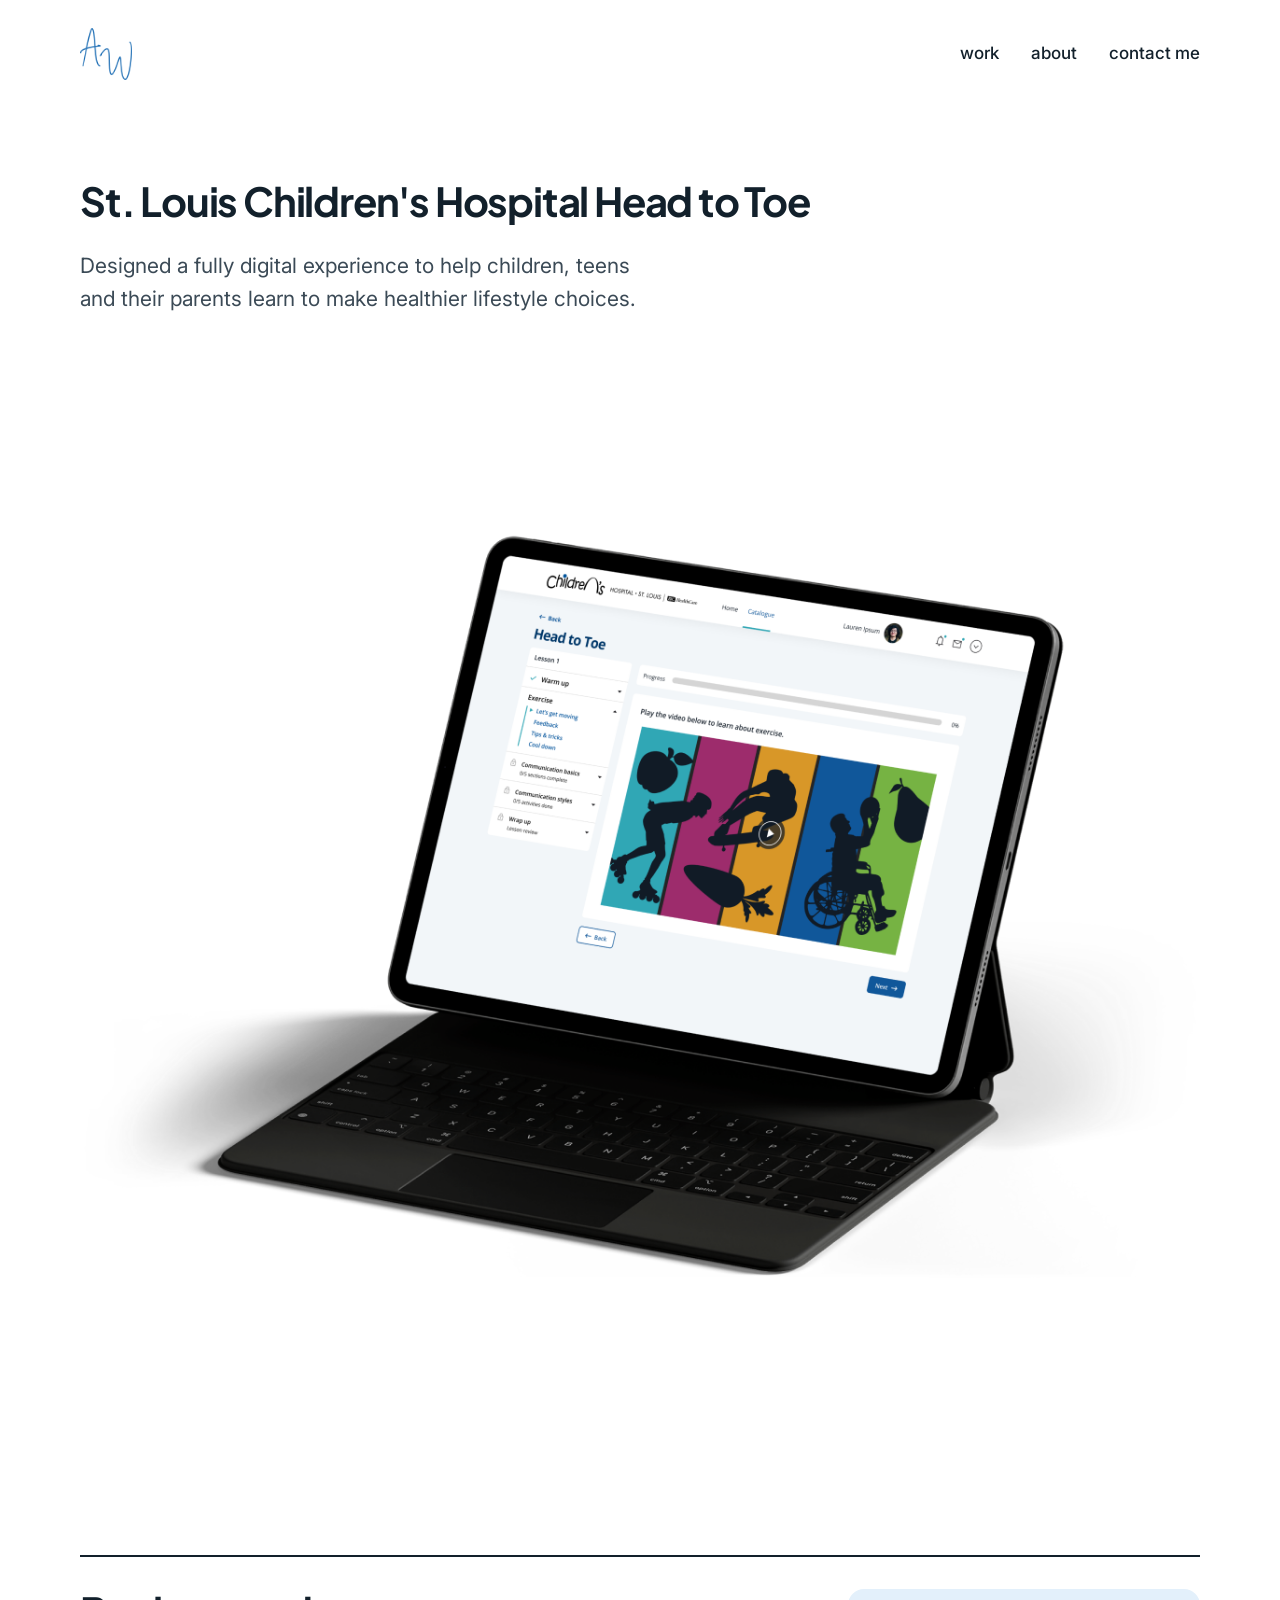
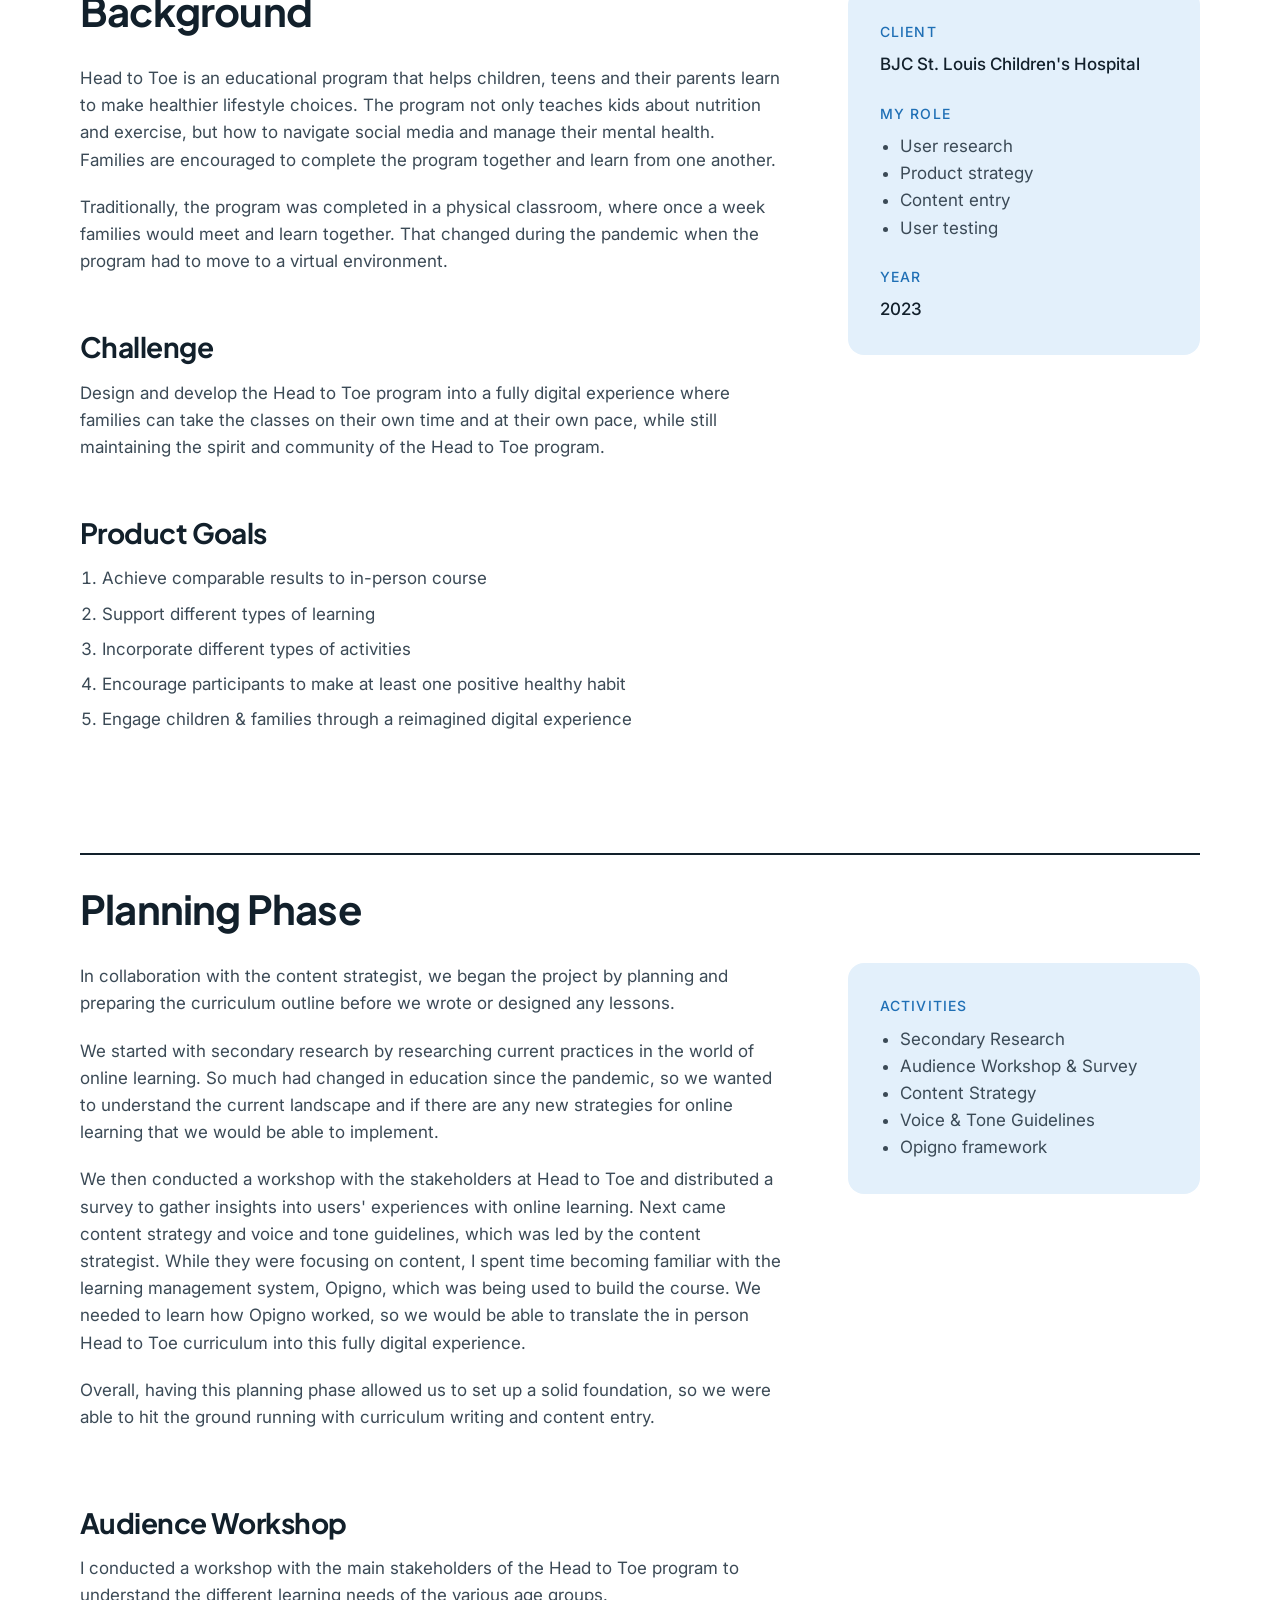
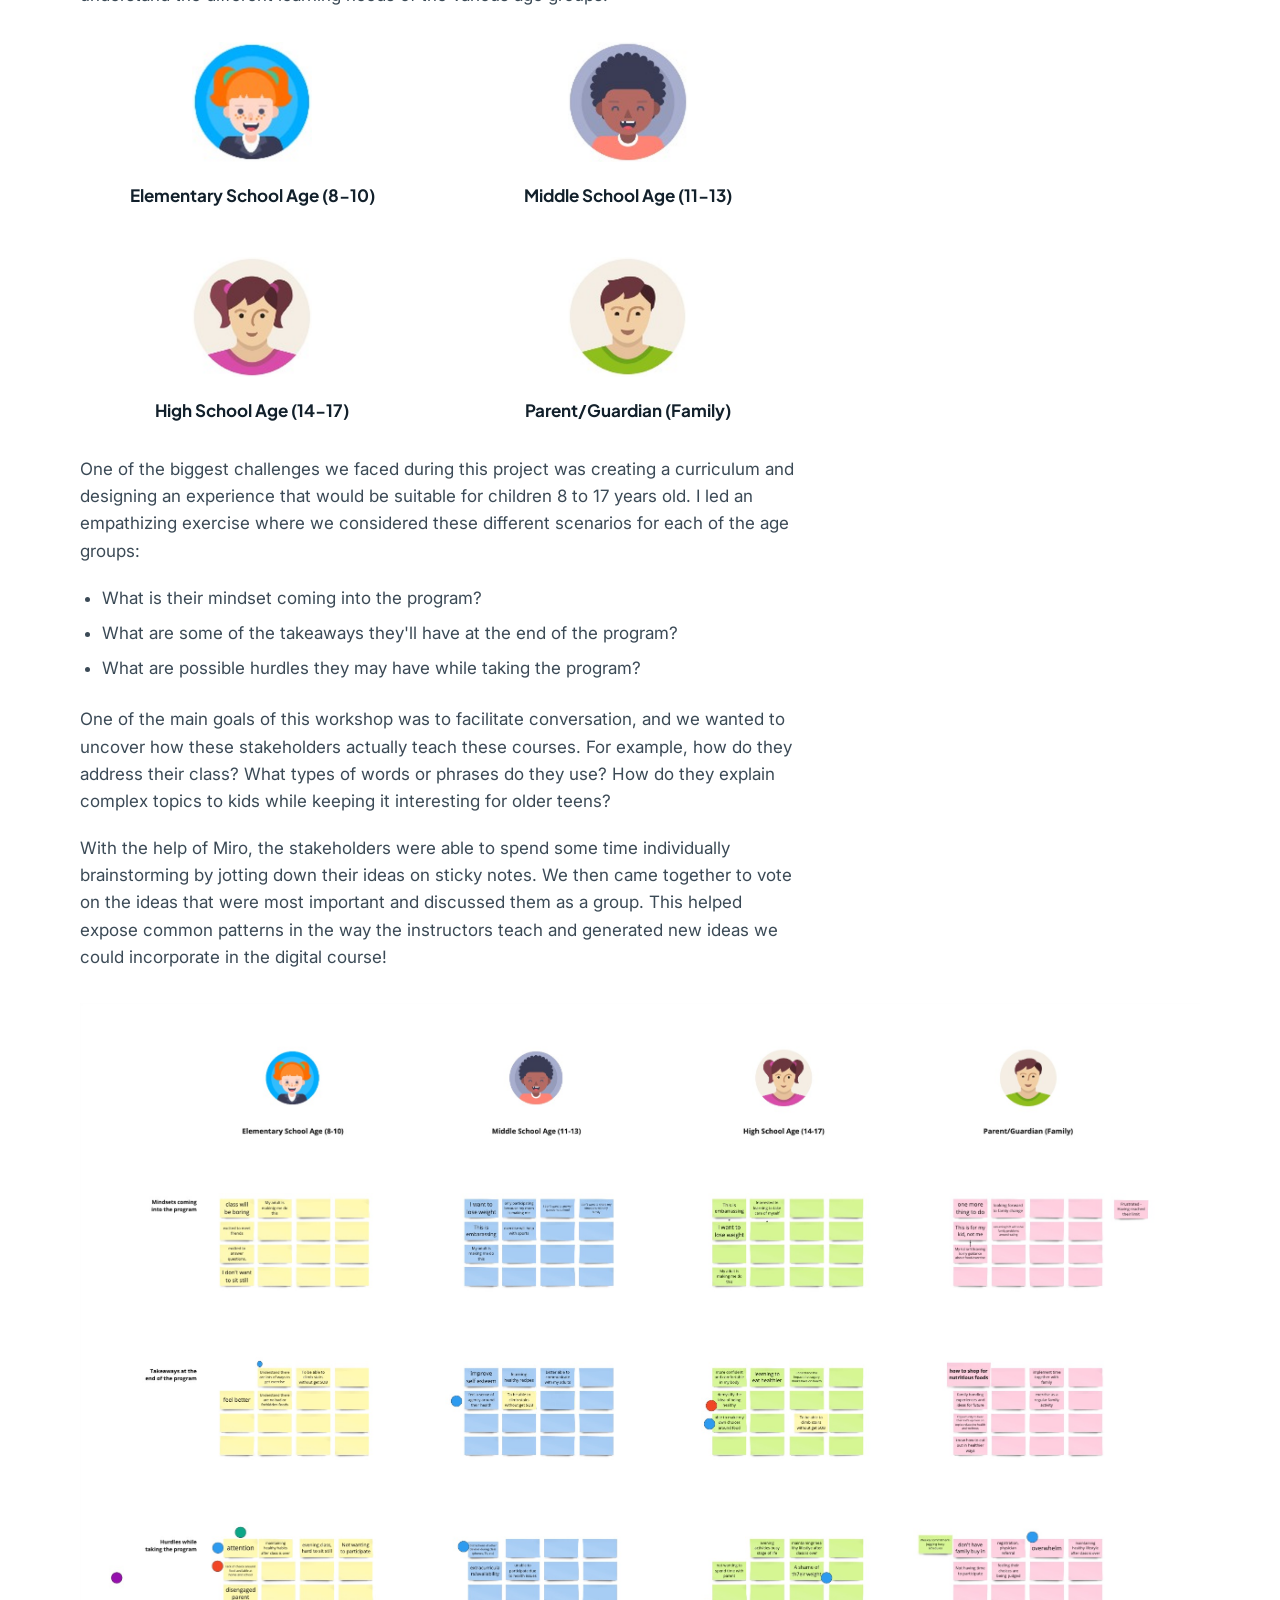
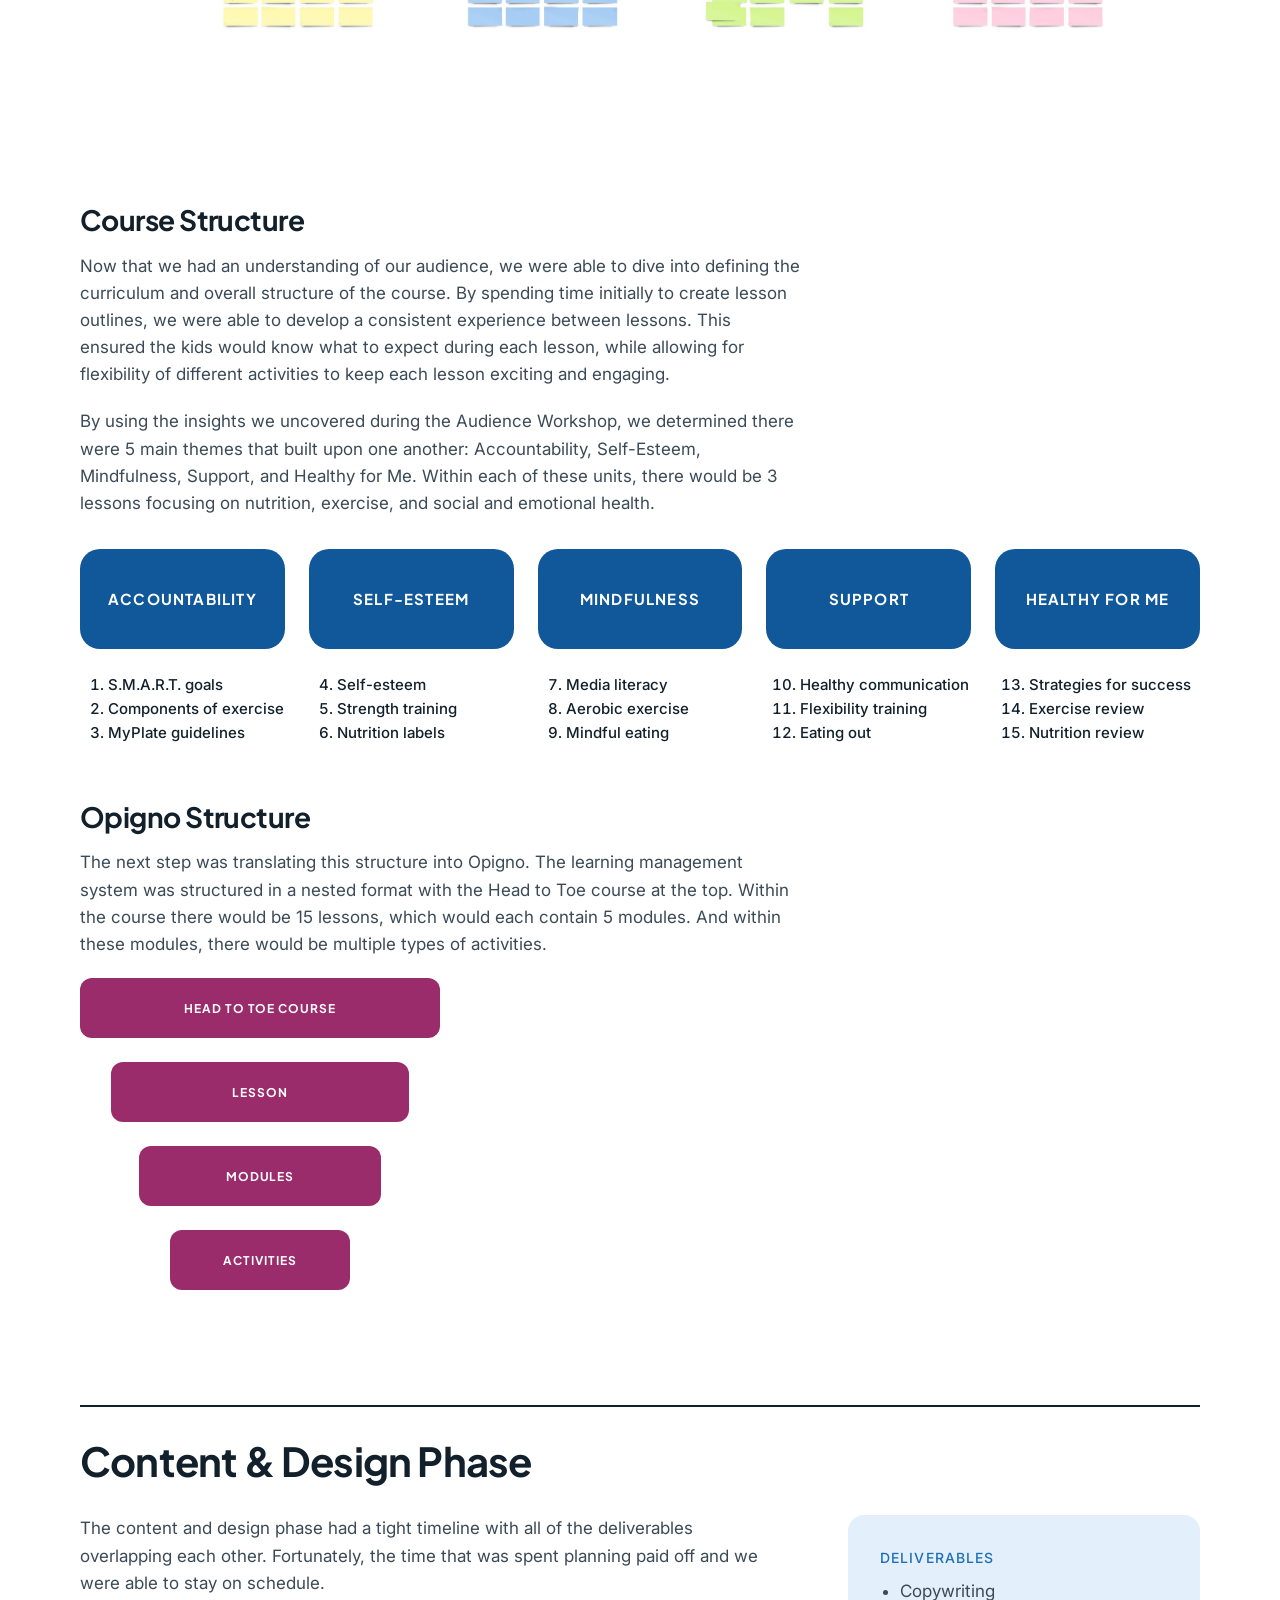
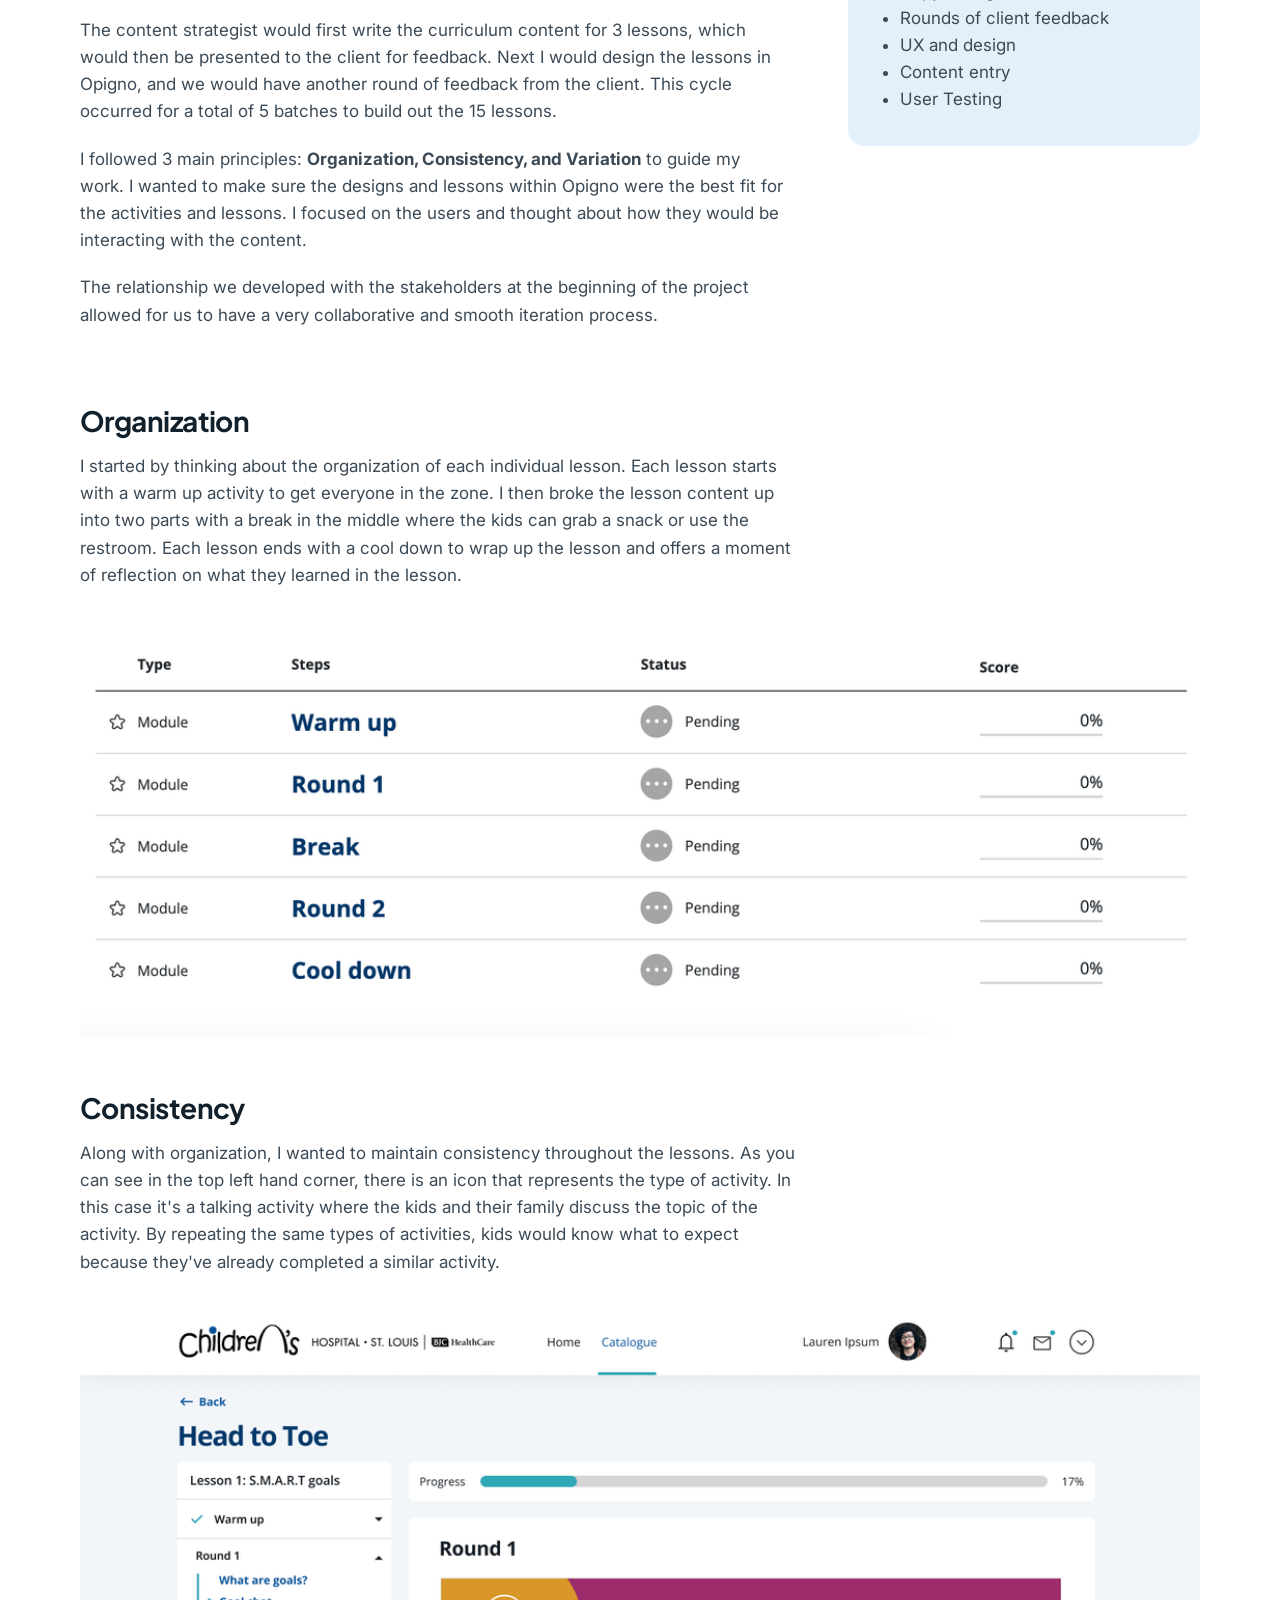
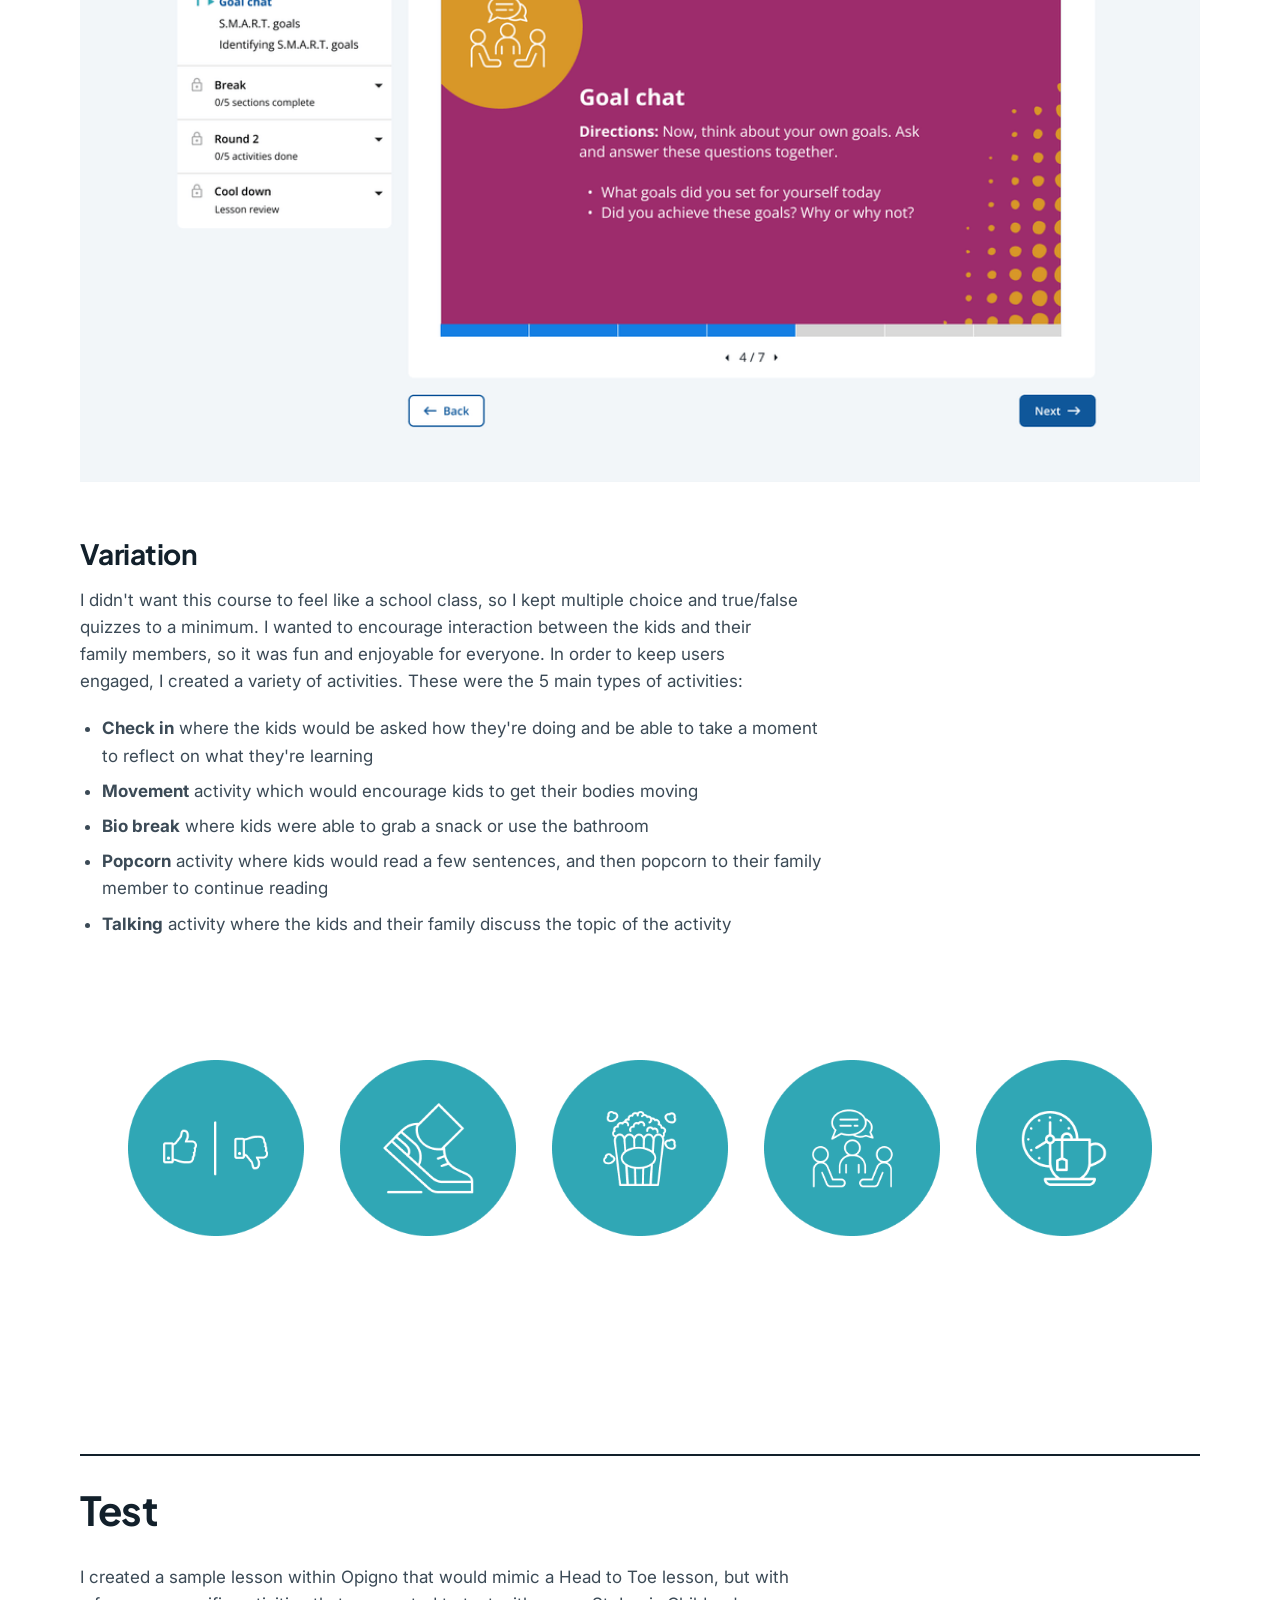
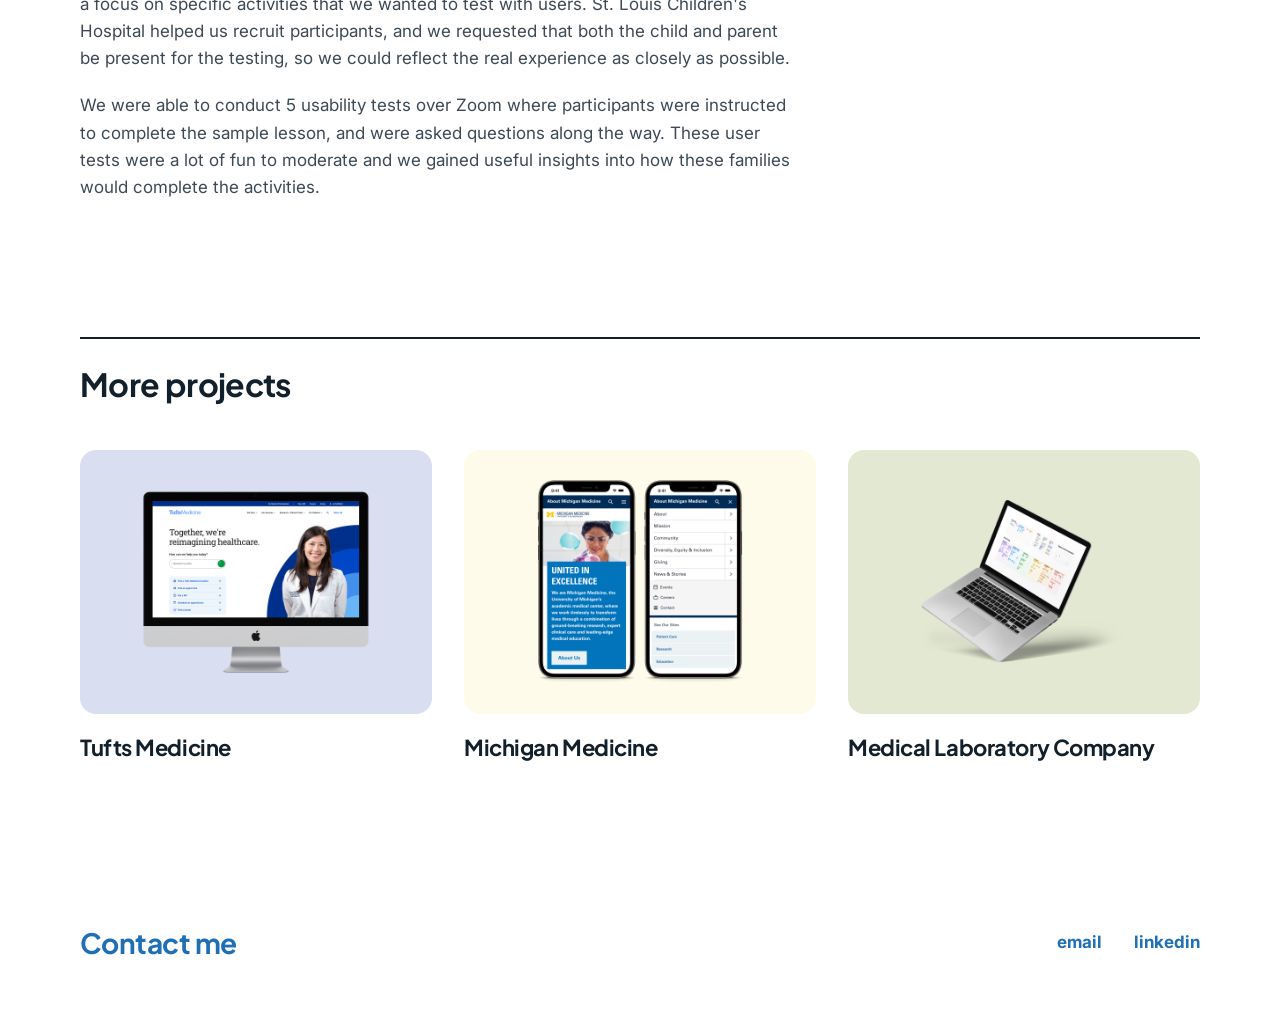
<file: head-to-toe.html>
<!doctype html>
<html lang="en">
<head>
<meta charset="utf-8">
<meta name="viewport" content="width=device-width, initial-scale=1">
<title>St. Louis Children's Hospital Head to Toe | Amanda Wright</title>
<link rel="preconnect" href="https://fonts.googleapis.com">
<link rel="preconnect" href="https://fonts.gstatic.com" crossorigin>
<link href="https://fonts.googleapis.com/css2?family=Plus+Jakarta+Sans:wght@500;700&amp;family=Inter:wght@400;500&amp;display=swap" rel="stylesheet">
<link rel="stylesheet" href="styles.css">
</head>
<body>
<div class="site">

<header class="pad" style="max-width:1200px;margin:0 auto;padding:28px 40px;box-sizing:border-box">
<div class="nav-row" style="display:flex;align-items:center;justify-content:space-between;gap:24px">
<a href="index.html" aria-label="Amanda Wright, home" style="display:inline-flex"><img src="images/27132ba17606718ee2338d03e7298d8b.png" alt="Amanda Wright" width="256" height="256" style="display:block;width:52px;height:52px"></a>
<nav style="display:flex;align-items:center;gap:32px">
<a class="nav-link" href="work.html" style="font-weight:500">work</a>
<a class="nav-link" href="about.html" style="font-weight:500">about</a>
<a class="nav-link" href="#contact" style="font-weight:500">contact me</a>
</nav>
</div>
</header>

<section class="pad" style="max-width:1200px;margin:0 auto;padding:72px 40px 88px;box-sizing:border-box">
<div class="hero-grid">
<div>

<h1 class="hero-title" style="color: #12202b; margin: 0 0 28px; font-family: 'Plus Jakarta Sans',sans-serif; font-weight: 700; font-size: 64px; line-height: 1.05; letter-spacing: -0.03em">St. Louis Children's Hospital Head to Toe</h1>
<p style="margin:0;max-width:560px;font-size:21px;line-height:1.55;color:#3B4A56">Designed a fully digital experience to help children, teens and their parents learn to make healthier lifestyle choices.</p>
</div>
<div style="aspect-ratio: 1/1; border-radius: 16px; overflow: hidden; background-color: #ffffff"><img src="images/f73c193afb4509d86936e37b6c3ac87d.png" alt="St. Louis Children's Hospital Head to Toe project graphic" width="1200" height="1200" style="display:block;width:100%;height:100%;object-fit:contain"></div>
</div>
</section>

<section class="pad" style="max-width:1200px;margin:0 auto;padding:0 40px 96px;box-sizing:border-box">
<div style="border-top:2px solid #12202B;padding-top:32px">
<div class="intro-grid">
<div>
<h2 class="h2">Background</h2>
<p class="body">Head to Toe is an educational program that helps children, teens and their parents learn to make healthier lifestyle choices. The program not only teaches kids about nutrition and exercise, but how to navigate social media and manage their mental health. Families are encouraged to complete the program together and learn from one another.</p>
<p class="body">Traditionally, the program was completed in a physical classroom, where once a week families would meet and learn together. That changed during the pandemic when the program had to move to a virtual environment.</p>
<h3 class="h3">Challenge</h3>
<p class="body">Design and develop the Head to Toe program into a fully digital experience where families can take the classes on their own time and at their own pace, while still maintaining the spirit and community of the Head to Toe program.</p>
<h3 class="h3">Product Goals</h3>
<ol class="list" style="max-width:720px">
<li>Achieve comparable results to in-person course</li>
<li>Support different types of learning</li>
<li>Incorporate different types of activities</li>
<li>Encourage participants to make at least one positive healthy habit</li>
<li>Engage children &amp; families through a reimagined digital experience</li>
</ol>
</div>
<aside style="border-radius: 16px; padding: 32px; box-sizing: border-box; background-color: #E3F0FB">
<p class="label">Client</p>
<p style="margin:0 0 24px;font-weight:500">BJC St. Louis Children's Hospital</p>
<p class="label">My role</p>
<ul style="margin:0 0 24px;padding-left:20px;color:#3B4A56">
<li>User research</li>
<li>Product strategy</li>
<li>Content entry</li>
<li>User testing</li>
</ul>
<p class="label">Year</p>
<p style="margin:0;font-weight:500">2023</p>
</aside>
</div>
</div>
</section>

<section class="pad" style="max-width:1200px;margin:0 auto;padding:0 40px 96px;box-sizing:border-box">
<div style="border-top:2px solid #12202B;padding-top:32px">
<h2 class="h2">Planning Phase</h2>
<div class="two-col">
<div>
<p class="body">In collaboration with the content strategist, we began the project by planning and preparing the curriculum outline before we wrote or designed any lessons.</p>
<p class="body">We started with secondary research by researching current practices in the world of online learning. So much had changed in education since the pandemic, so we wanted to understand the current landscape and if there are any new strategies for online learning that we would be able to implement.</p>
<p class="body">We then conducted a workshop with the stakeholders at Head to Toe and distributed a survey to gather insights into users' experiences with online learning. Next came content strategy and voice and tone guidelines, which was led by the content strategist. While they were focusing on content, I spent time becoming familiar with the learning management system, Opigno, which was being used to build the course. We needed to learn how Opigno worked, so we would be able to translate the in person Head to Toe curriculum into this fully digital experience.</p>
<p class="body">Overall, having this planning phase allowed us to set up a solid foundation, so we were able to hit the ground running with curriculum writing and content entry.</p>
</div>
<aside style="background:#E3F0FB;border-radius:16px;padding:32px;box-sizing:border-box">
<p class="label">Activities</p>
<ul style="margin:0;padding-left:20px;color:#3B4A56">
<li>Secondary Research</li>
<li>Audience Workshop &amp; Survey</li>
<li>Content Strategy</li>
<li>Voice &amp; Tone Guidelines</li>
<li>Opigno framework</li>
</ul>
</aside>
</div>

<h3 class="h3">Audience Workshop</h3>
<p class="body">I conducted a workshop with the main stakeholders of the Head to Toe program to understand the different learning needs of the various age groups.</p>
<div class="audience-grid" style="display: grid; grid-template-columns: repeat(2,minmax(0,1fr)); gap: 48px 32px; margin: 32px 0; text-align: center; max-width: 720px; width: 1064px">
<div><img src="images/ae3c0390e4a738623546a1bf635bd365.png" alt="Illustration of an elementary school age child" width="320" height="320" style="display:block;width:120px;height:120px;margin:0 auto 20px"><p style="margin: 0; font-weight: 700; color: #12202B; font-family: &quot;Plus Jakarta Sans&quot;">Elementary School Age (8-10)</p></div>
<div><img src="images/dbfc151edce8e9f3949780d5529eef74.png" alt="Illustration of a middle school age child" width="320" height="320" style="display:block;width:120px;height:120px;margin:0 auto 20px"><p style="margin: 0; font-weight: 700; color: #12202B; font-family: &quot;Plus Jakarta Sans&quot;">Middle School Age (11-13)</p></div>
<div><img src="images/67a4416a0d13a5ad46a3ed57d1683f84.png" alt="Illustration of a high school age teen" width="320" height="320" style="display:block;width:120px;height:120px;margin:0 auto 20px"><p style="margin: 0; font-weight: 700; color: #12202B; font-family: &quot;Plus Jakarta Sans&quot;">High School Age (14-17)</p></div>
<div><img src="images/fdd73ce1cf3b14d0a89190681dedc82d.png" alt="Illustration of a parent or guardian" width="320" height="320" style="display:block;width:120px;height:120px;margin:0 auto 20px"><p style="margin: 0; font-weight: 700; color: #12202B; font-family: &quot;Plus Jakarta Sans&quot;">Parent/Guardian (Family)</p></div>
</div>
<p class="body">One of the biggest challenges we faced during this project was creating a curriculum and designing an experience that would be suitable for children 8 to 17 years old. I led an empathizing exercise where we considered these different scenarios for each of the age groups:</p>
<ul class="list" style="max-width:720px">
<li>What is their mindset coming into the program?</li>
<li>What are some of the takeaways they'll have at the end of the program?</li>
<li>What are possible hurdles they may have while taking the program?</li>
</ul>
<p class="body">One of the main goals of this workshop was to facilitate conversation, and we wanted to uncover how these stakeholders actually teach these courses. For example, how do they address their class? What types of words or phrases do they use? How do they explain complex topics to kids while keeping it interesting for older teens?</p>
<p class="body">With the help of Miro, the stakeholders were able to spend some time individually brainstorming by jotting down their ideas on sticky notes. We then came together to vote on the ideas that were most important and discussed them as a group. This helped expose common patterns in the way the instructors teach and generated new ideas we could incorporate in the digital course!</p>
<img src="images/f5c4987ec85384844cb23f966ed32e51.png" alt="Miro board of stakeholder sticky notes: mindsets, takeaways and hurdles for each audience" width="2451" height="1631" style="display:block;width:100%;height:auto;margin:32px 0">

<h3 class="h3">Course Structure</h3>
<p class="body">Now that we had an understanding of our audience, we were able to dive into defining the curriculum and overall structure of the course. By spending time initially to create lesson outlines, we were able to develop a consistent experience between lessons. This ensured the kids would know what to expect during each lesson, while allowing for flexibility of different activities to keep each lesson exciting and engaging.</p>
<p class="body">By using the insights we uncovered during the Audience Workshop, we determined there were 5 main themes that built upon one another: Accountability, Self-Esteem, Mindfulness, Support, and Healthy for Me. Within each of these units, there would be 3 lessons focusing on nutrition, exercise, and social and emotional health.</p>
<div class="units-grid" style="display:grid;grid-template-columns:repeat(5,minmax(0,1fr));gap:24px;margin:32px 0">
<div><div style="background:#11589B;color:#FFFFFF;border-radius:20px;min-height:100px;display:flex;align-items:center;justify-content:center;text-align:center;padding:16px 8px;box-sizing:border-box;font-family:'Plus Jakarta Sans',sans-serif;font-weight:700;font-size:15px;letter-spacing:0.08em;text-transform:uppercase">Accountability</div>
<ol start="1" style="margin:24px 0 0;padding-left:28px;color:#12202B;font-weight:500;font-size:15px;line-height:1.6"><li>S.M.A.R.T. goals</li><li>Components of exercise</li><li>MyPlate guidelines</li></ol></div>
<div><div style="background:#11589B;color:#FFFFFF;border-radius:20px;min-height:100px;display:flex;align-items:center;justify-content:center;text-align:center;padding:16px 8px;box-sizing:border-box;font-family:'Plus Jakarta Sans',sans-serif;font-weight:700;font-size:15px;letter-spacing:0.08em;text-transform:uppercase">Self-Esteem</div>
<ol start="4" style="margin:24px 0 0;padding-left:28px;color:#12202B;font-weight:500;font-size:15px;line-height:1.6"><li>Self-esteem</li><li>Strength training</li><li>Nutrition labels</li></ol></div>
<div><div style="background:#11589B;color:#FFFFFF;border-radius:20px;min-height:100px;display:flex;align-items:center;justify-content:center;text-align:center;padding:16px 8px;box-sizing:border-box;font-family:'Plus Jakarta Sans',sans-serif;font-weight:700;font-size:15px;letter-spacing:0.08em;text-transform:uppercase">Mindfulness</div>
<ol start="7" style="margin:24px 0 0;padding-left:28px;color:#12202B;font-weight:500;font-size:15px;line-height:1.6"><li>Media literacy</li><li>Aerobic exercise</li><li>Mindful eating</li></ol></div>
<div><div style="background:#11589B;color:#FFFFFF;border-radius:20px;min-height:100px;display:flex;align-items:center;justify-content:center;text-align:center;padding:16px 8px;box-sizing:border-box;font-family:'Plus Jakarta Sans',sans-serif;font-weight:700;font-size:15px;letter-spacing:0.08em;text-transform:uppercase">Support</div>
<ol start="10" style="margin:24px 0 0;padding-left:34px;color:#12202B;font-weight:500;font-size:15px;line-height:1.6"><li>Healthy communication</li><li>Flexibility training</li><li>Eating out</li></ol></div>
<div><div style="background:#11589B;color:#FFFFFF;border-radius:20px;min-height:100px;display:flex;align-items:center;justify-content:center;text-align:center;padding:16px 8px;box-sizing:border-box;font-family:'Plus Jakarta Sans',sans-serif;font-weight:700;font-size:15px;letter-spacing:0.08em;text-transform:uppercase">Healthy for Me</div>
<ol start="13" style="margin:24px 0 0;padding-left:34px;color:#12202B;font-weight:500;font-size:15px;line-height:1.6"><li>Strategies for success</li><li>Exercise review</li><li>Nutrition review</li></ol></div>
</div>

<h3 class="h3">Opigno Structure</h3>
<p class="body">The next step was translating this structure into Opigno. The learning management system was structured in a nested format with the Head to Toe course at the top. Within the course there would be 15 lessons, which would each contain 5 modules. And within these modules, there would be multiple types of activities.</p>
<div style="display: flex; flex-direction: column; align-items: center; gap: 40px; max-width: 600px; margin: 32px 0; zoom: 0.6; justify-content: flex-start">
<div style="width:100%;background:#9B2C6B;color:#FFFFFF;border-radius:20px;min-height:100px;display:flex;align-items:center;justify-content:center;text-align:center;padding:16px;box-sizing:border-box;font-family:'Plus Jakarta Sans',sans-serif;font-weight:700;font-size:20px;letter-spacing:0.08em;text-transform:uppercase">Head to Toe Course</div>
<div style="width:83%;background:#9B2C6B;color:#FFFFFF;border-radius:20px;min-height:100px;display:flex;align-items:center;justify-content:center;text-align:center;padding:16px;box-sizing:border-box;font-family:'Plus Jakarta Sans',sans-serif;font-weight:700;font-size:20px;letter-spacing:0.08em;text-transform:uppercase">Lesson</div>
<div style="width:67%;background:#9B2C6B;color:#FFFFFF;border-radius:20px;min-height:100px;display:flex;align-items:center;justify-content:center;text-align:center;padding:16px;box-sizing:border-box;font-family:'Plus Jakarta Sans',sans-serif;font-weight:700;font-size:20px;letter-spacing:0.08em;text-transform:uppercase">Modules</div>
<div style="width:50%;background:#9B2C6B;color:#FFFFFF;border-radius:20px;min-height:100px;display:flex;align-items:center;justify-content:center;text-align:center;padding:16px;box-sizing:border-box;font-family:'Plus Jakarta Sans',sans-serif;font-weight:700;font-size:20px;letter-spacing:0.08em;text-transform:uppercase">Activities</div>
</div>
</div>
</section>

<section class="pad" style="max-width:1200px;margin:0 auto;padding:0 40px 96px;box-sizing:border-box">
<div style="border-top:2px solid #12202B;padding-top:32px">
<h2 class="h2">Content &amp; Design Phase</h2>
<div class="two-col">
<div>
<p class="body">The content and design phase had a tight timeline with all of the deliverables overlapping each other. Fortunately, the time that was spent planning paid off and we were able to stay on schedule.</p>
<p class="body">The content strategist would first write the curriculum content for 3 lessons, which would then be presented to the client for feedback. Next I would design the lessons in Opigno, and we would have another round of feedback from the client. This cycle occurred for a total of 5 batches to build out the 15 lessons.</p>
<p class="body">I followed 3 main principles: <strong>Organization, Consistency, and Variation</strong> to guide my work. I wanted to make sure the designs and lessons within Opigno were the best fit for the activities and lessons. I focused on the users and thought about how they would be interacting with the content.</p>
<p class="body">The relationship we developed with the stakeholders at the beginning of the project allowed for us to have a very collaborative and smooth iteration process.</p>
</div>
<aside style="background:#E3F0FB;border-radius:16px;padding:32px;box-sizing:border-box">
<p class="label">Deliverables</p>
<ul style="margin:0;padding-left:20px;color:#3B4A56">
<li>Copywriting</li>
<li>Rounds of client feedback</li>
<li>UX and design</li>
<li>Content entry</li>
<li>User Testing</li>
</ul>
</aside>
</div>

<h3 class="h3">Organization</h3>
<p class="body">I started by thinking about the organization of each individual lesson. Each lesson starts with a warm up activity to get everyone in the zone. I then broke the lesson content up into two parts with a break in the middle where the kids can grab a snack or use the restroom. Each lesson ends with a cool down to wrap up the lesson and offers a moment of reflection on what they learned in the lesson.</p>
<img src="images/6ca2c6e52aca87f337fcff1e83233e4b.png" alt="Opigno lesson steps table: Warm up, Round 1, Break, Round 2, Cool down" width="1080" height="400" style="display:block;width:100%;height:auto;margin:32px 0">

<h3 class="h3">Consistency</h3>
<p class="body">Along with organization, I wanted to maintain consistency throughout the lessons. As you can see in the top left hand corner, there is an icon that represents the type of activity. In this case it's a talking activity where the kids and their family discuss the topic of the activity. By repeating the same types of activities, kids would know what to expect because they've already completed a similar activity.</p>
<img src="images/2cbcdb7a160c5c2cf9338bbbf52bc5a4.png" alt="Head to Toe lesson screen: Round 1, Goal chat activity with a talking icon in the top left corner" width="1080" height="747" style="display:block;width:100%;height:auto;margin:32px 0">

<h3 class="h3">Variation</h3>
<p class="body">I didn't want this course to feel like a school class, so I kept multiple choice and true/false quizzes to a minimum. I wanted to encourage interaction between the kids and their family members, so it was fun and enjoyable for everyone. In order to keep users engaged, I created a variety of activities. These were the 5 main types of activities:</p>
<ul class="list" style="max-width:720px">
<li><strong>Check in</strong> where the kids would be asked how they're doing and be able to take a moment to reflect on what they're learning</li>
<li><strong>Movement</strong> activity which would encourage kids to get their bodies moving</li>
<li><strong>Bio break</strong> where kids were able to grab a snack or use the bathroom</li>
<li><strong>Popcorn</strong> activity where kids would read a few sentences, and then popcorn to their family member to continue reading</li>
<li><strong>Talking</strong> activity where the kids and their family discuss the topic of the activity</li>
</ul>
<img src="images/4c2db26413228dbd09216d2e5b95105d.png" alt="Icons for the 5 activity types: check in, movement, popcorn, talking and bio break" width="1495" height="475" style="display:block;width:100%;height:auto;margin:32px 0">
</div>
</section>

<section class="pad" style="max-width:1200px;margin:0 auto;padding:0 40px 96px;box-sizing:border-box">
<div style="border-top:2px solid #12202B;padding-top:32px">
<h2 class="h2">Test</h2>
<p class="body">I created a sample lesson within Opigno that would mimic a Head to Toe lesson, but with a focus on specific activities that we wanted to test with users. St. Louis Children's Hospital helped us recruit participants, and we requested that both the child and parent be present for the testing, so we could reflect the real experience as closely as possible.</p>
<p class="body" style="margin-bottom:40px">We were able to conduct 5 usability tests over Zoom where participants were instructed to complete the sample lesson, and were asked questions along the way. These user tests were a lot of fun to moderate and we gained useful insights into how these families would complete the activities.</p>

</div>
</section>

<section class="pad" style="max-width:1200px;margin:0 auto;padding:0 40px 112px;box-sizing:border-box">
<div style="border-top:2px solid #12202B;padding-top:20px;margin-bottom:40px">
<h2 style="margin:0;font-family:'Plus Jakarta Sans',sans-serif;font-weight:700;font-size:32px;letter-spacing:-0.02em">More projects</h2>
</div>
<div class="more-grid">
<a class="card" href="tufts-medicine.html" style="display:block">
<div class="card-media" style="aspect-ratio:4/3;background:#D9DEF0;border-radius:16px;overflow:hidden"><img src="images/75936665af127f175562d0f6b57b8d2f.png" alt="Tufts Medicine project graphic" width="1200" height="1200" style="display:block;width:100%;height:100%;object-fit:contain"></div>
<h3 class="card-title" style="margin:20px 0 0;font-family:'Plus Jakarta Sans',sans-serif;font-weight:700;font-size:22px;line-height:1.2;letter-spacing:-0.02em">Tufts Medicine</h3>
</a>
<a class="card" href="michigan-medicine.html" style="display:block">
<div class="card-media" style="aspect-ratio:4/3;background:#FFFBEA;border-radius:16px;overflow:hidden"><img src="images/0a3b27de3cef2053ec0826f7de58956c.png" alt="Michigan Medicine project graphic" width="1200" height="1200" style="display:block;width:100%;height:100%;object-fit:contain"></div>
<h3 class="card-title" style="margin:20px 0 0;font-family:'Plus Jakarta Sans',sans-serif;font-weight:700;font-size:22px;line-height:1.2;letter-spacing:-0.02em">Michigan Medicine</h3>
</a>
<a class="card" href="medical-laboratory.html" style="display:block">
<div class="card-media" style="aspect-ratio:4/3;background:#E3E8D2;border-radius:16px;overflow:hidden"><img src="images/c1ebb90e8bf3158277b608ef48dc31e9.png" alt="Medical laboratory user research project graphic" width="1200" height="1200" style="display:block;width:100%;height:100%;object-fit:contain"></div>
<h3 class="card-title" style="margin:20px 0 0;font-family:'Plus Jakarta Sans',sans-serif;font-weight:700;font-size:22px;line-height:1.2;letter-spacing:-0.02em">Medical Laboratory Company</h3>
</a>
</div>
</section>

<footer id="contact" style="background:#FFFFFF;color:#1F6FB5">
<div class="pad" style="max-width:1200px;margin:0 auto;padding:48px 40px;box-sizing:border-box;display:flex;flex-wrap:wrap;align-items:center;justify-content:space-between;gap:24px">
<h2 style="margin:0;font-family:'Plus Jakarta Sans',sans-serif;font-weight:700;font-size:28px;letter-spacing:-0.02em">Contact me</h2>
<div style="display:flex;gap:32px">
<a class="nav-link" href="mailto:mandakwright@gmail.com" style="font-weight:700">email</a>
<a class="nav-link" href="https://www.linkedin.com/in/amandauxdesign/" target="_blank" rel="noopener noreferrer" style="font-weight:700">linkedin</a>
</div>
</div>
</footer>

</div>
</body>
</html>
</file>
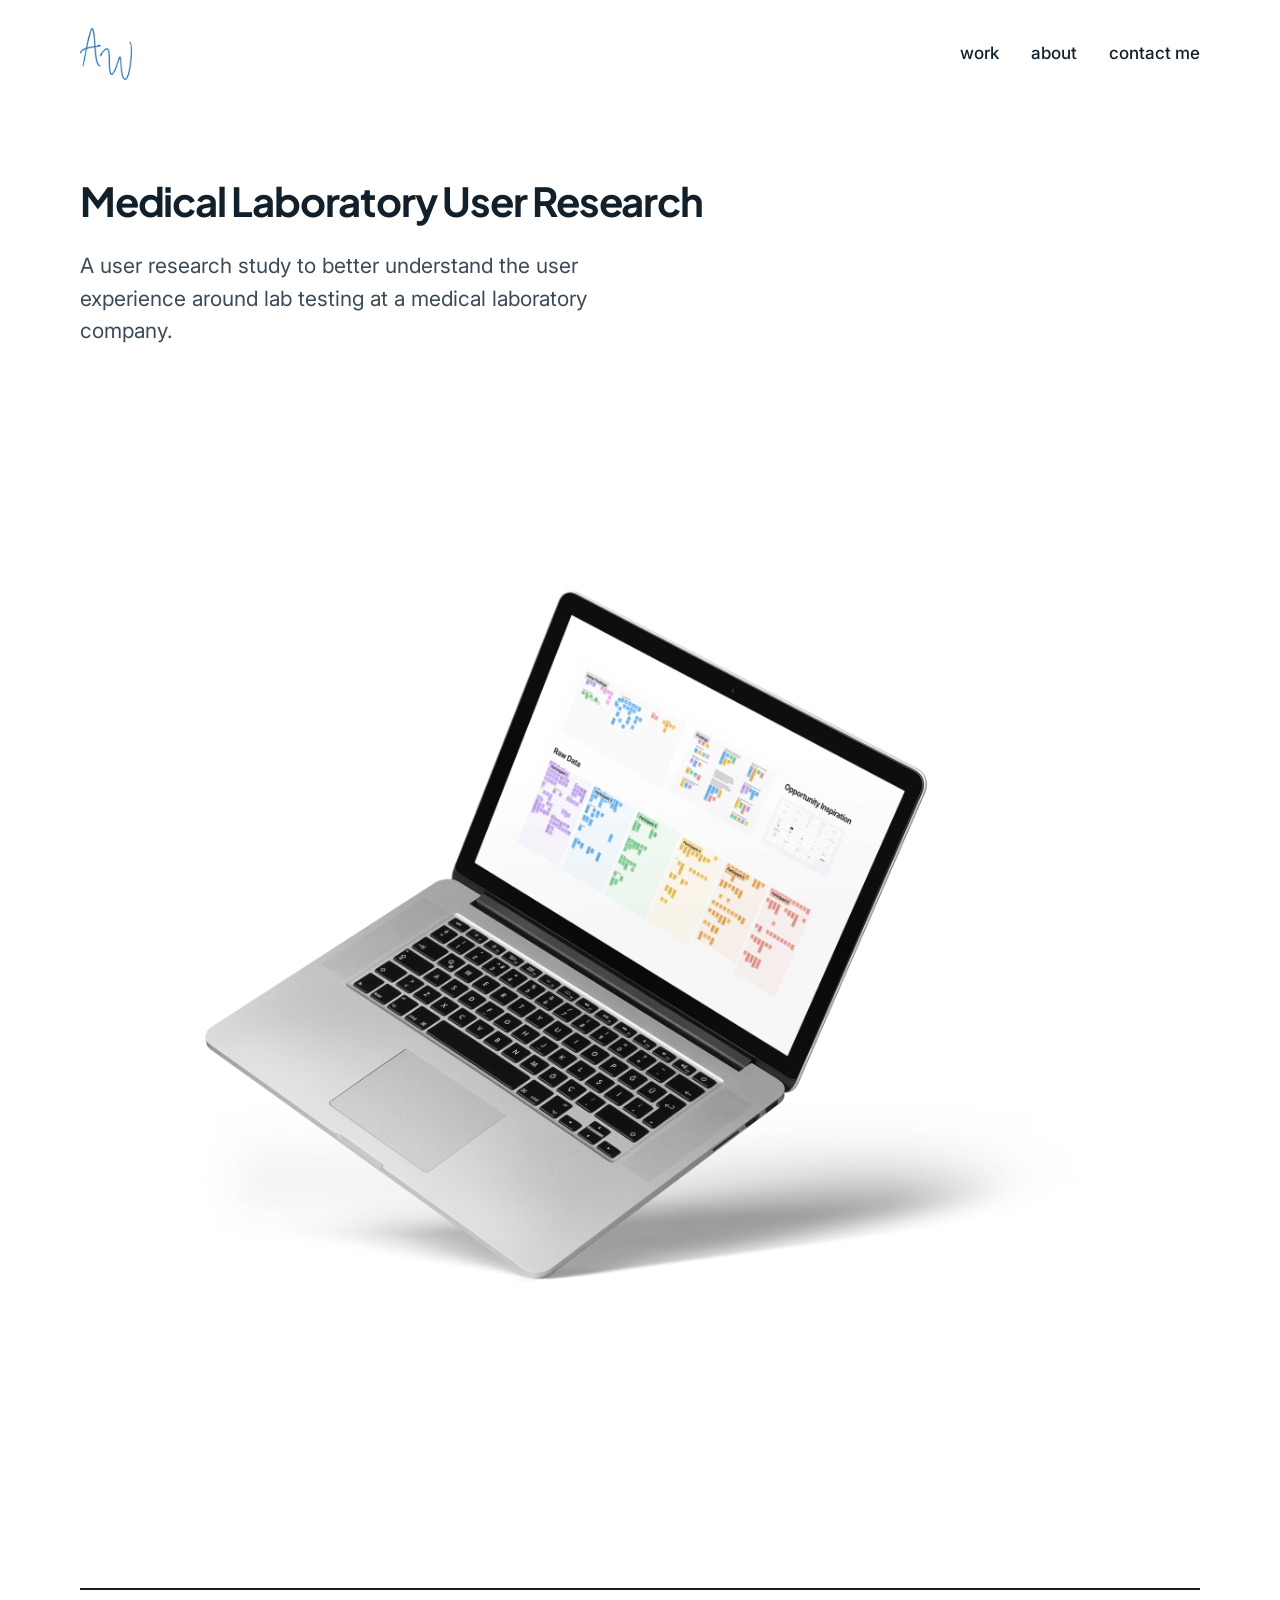
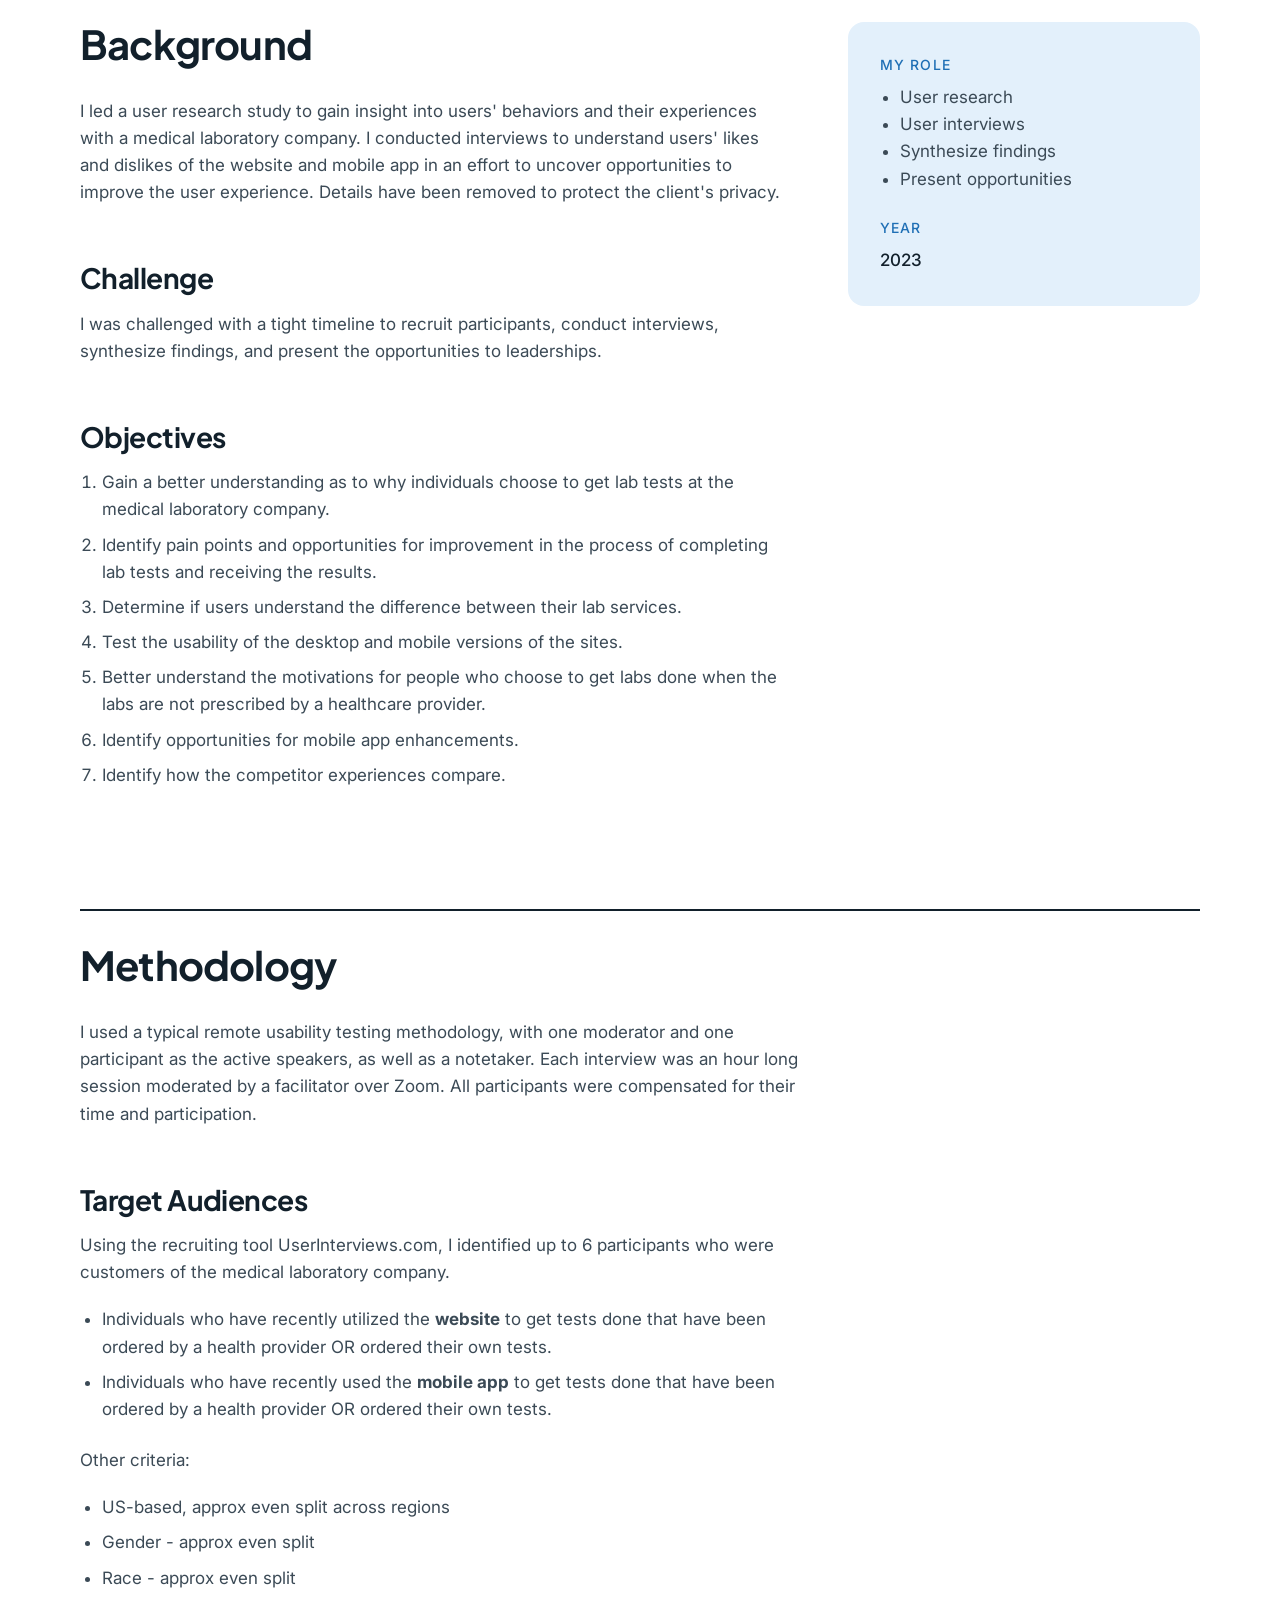
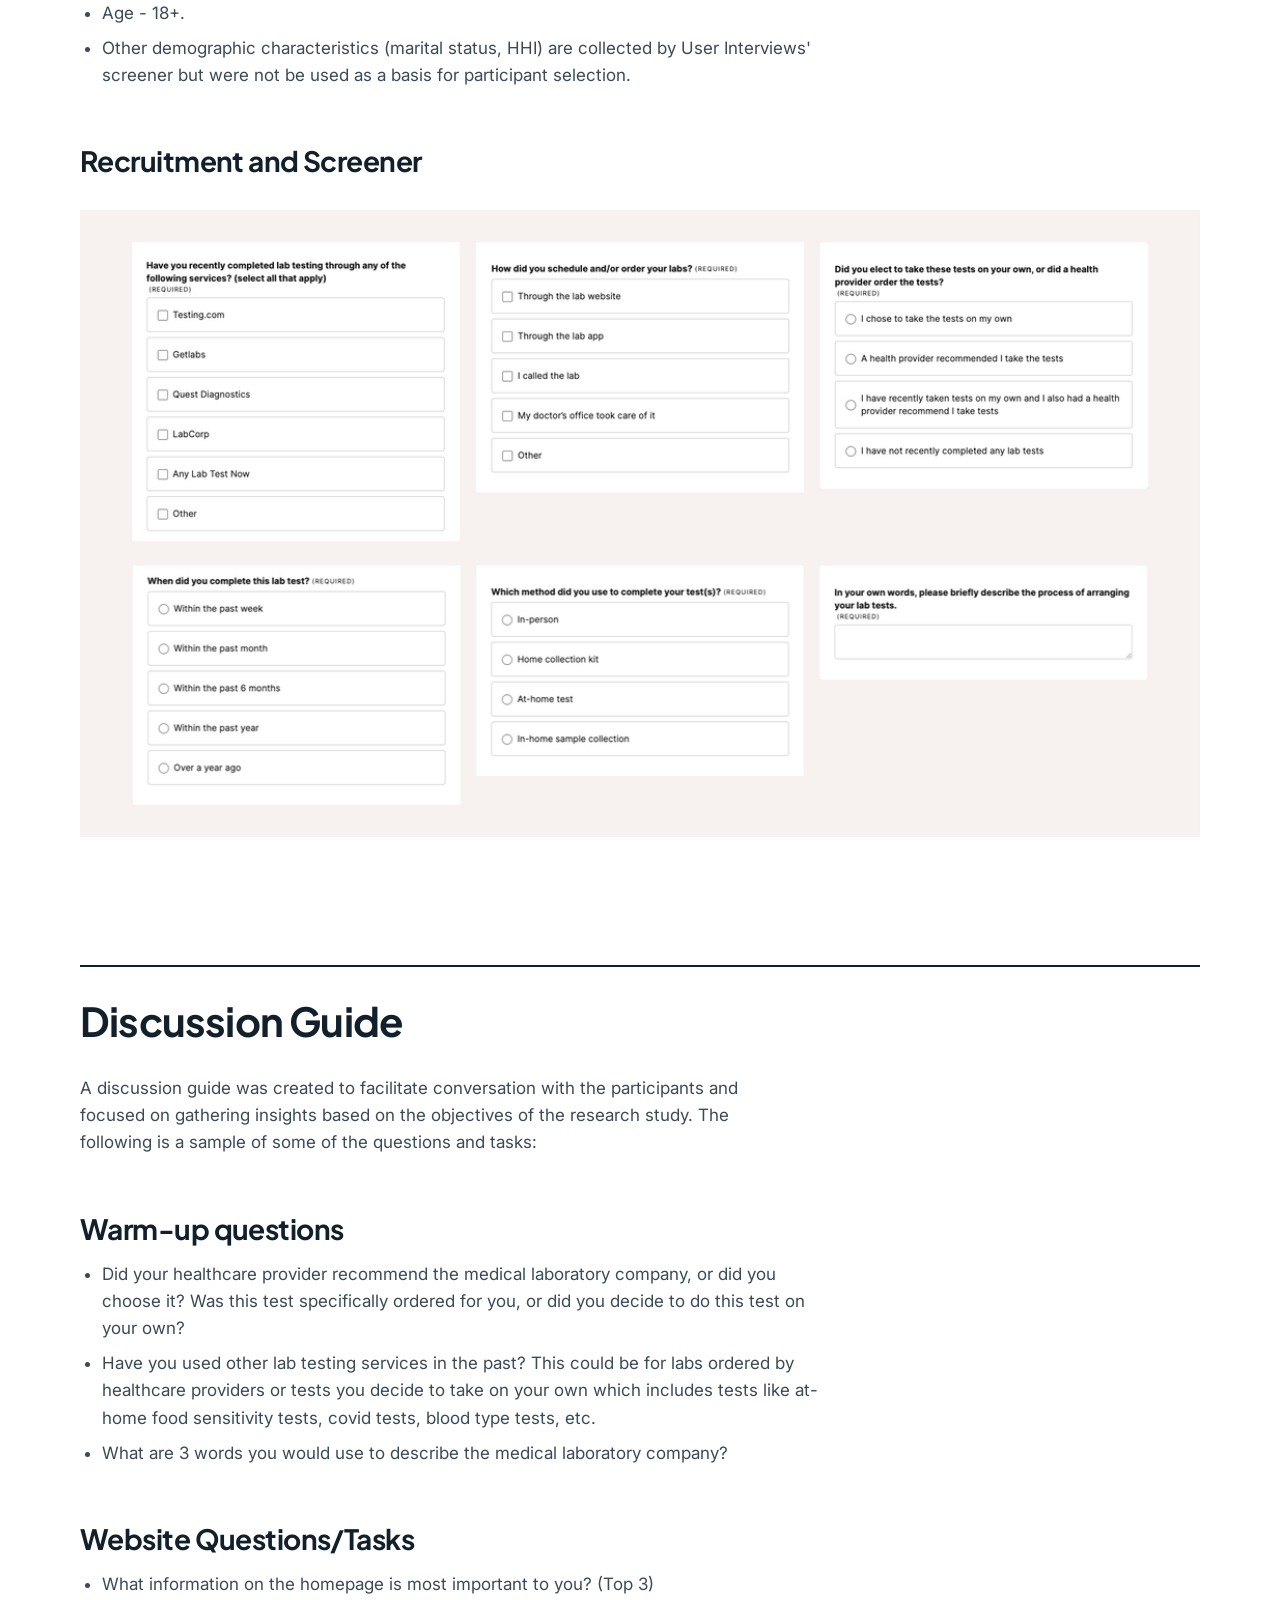
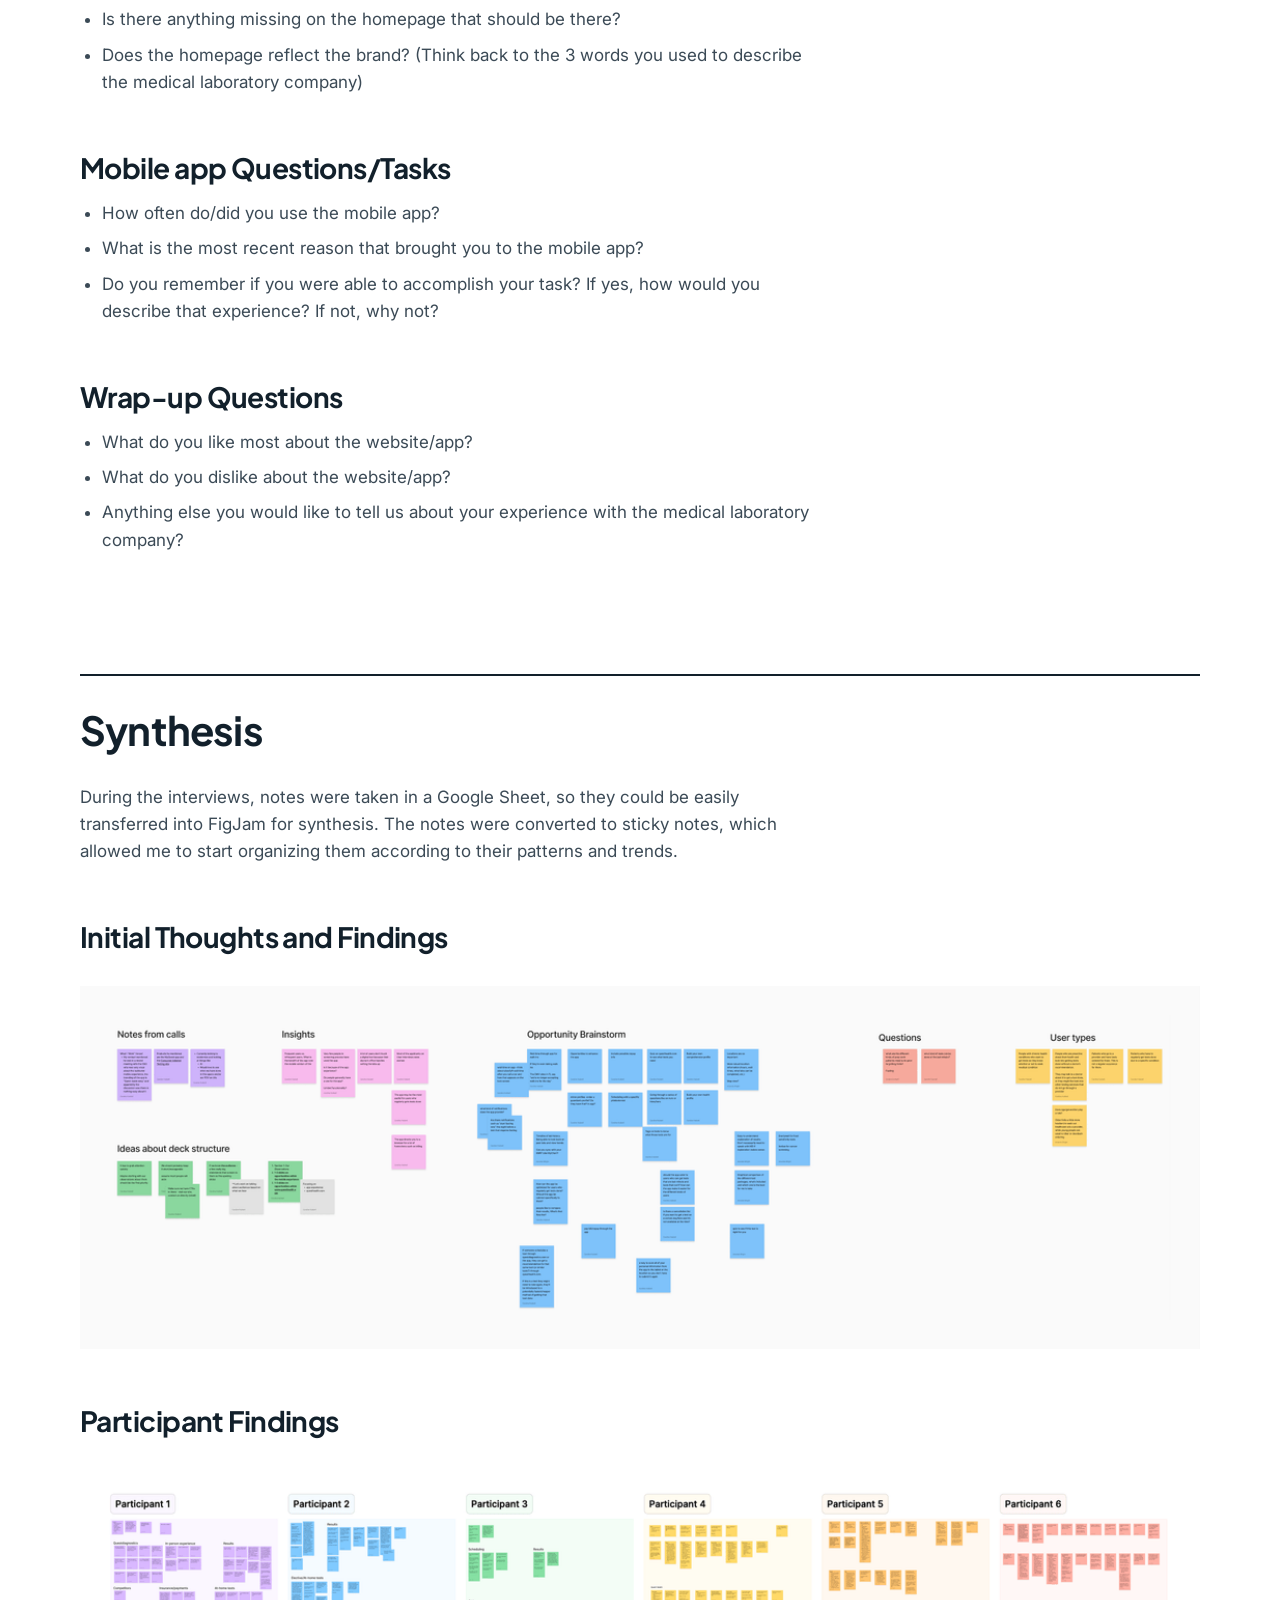
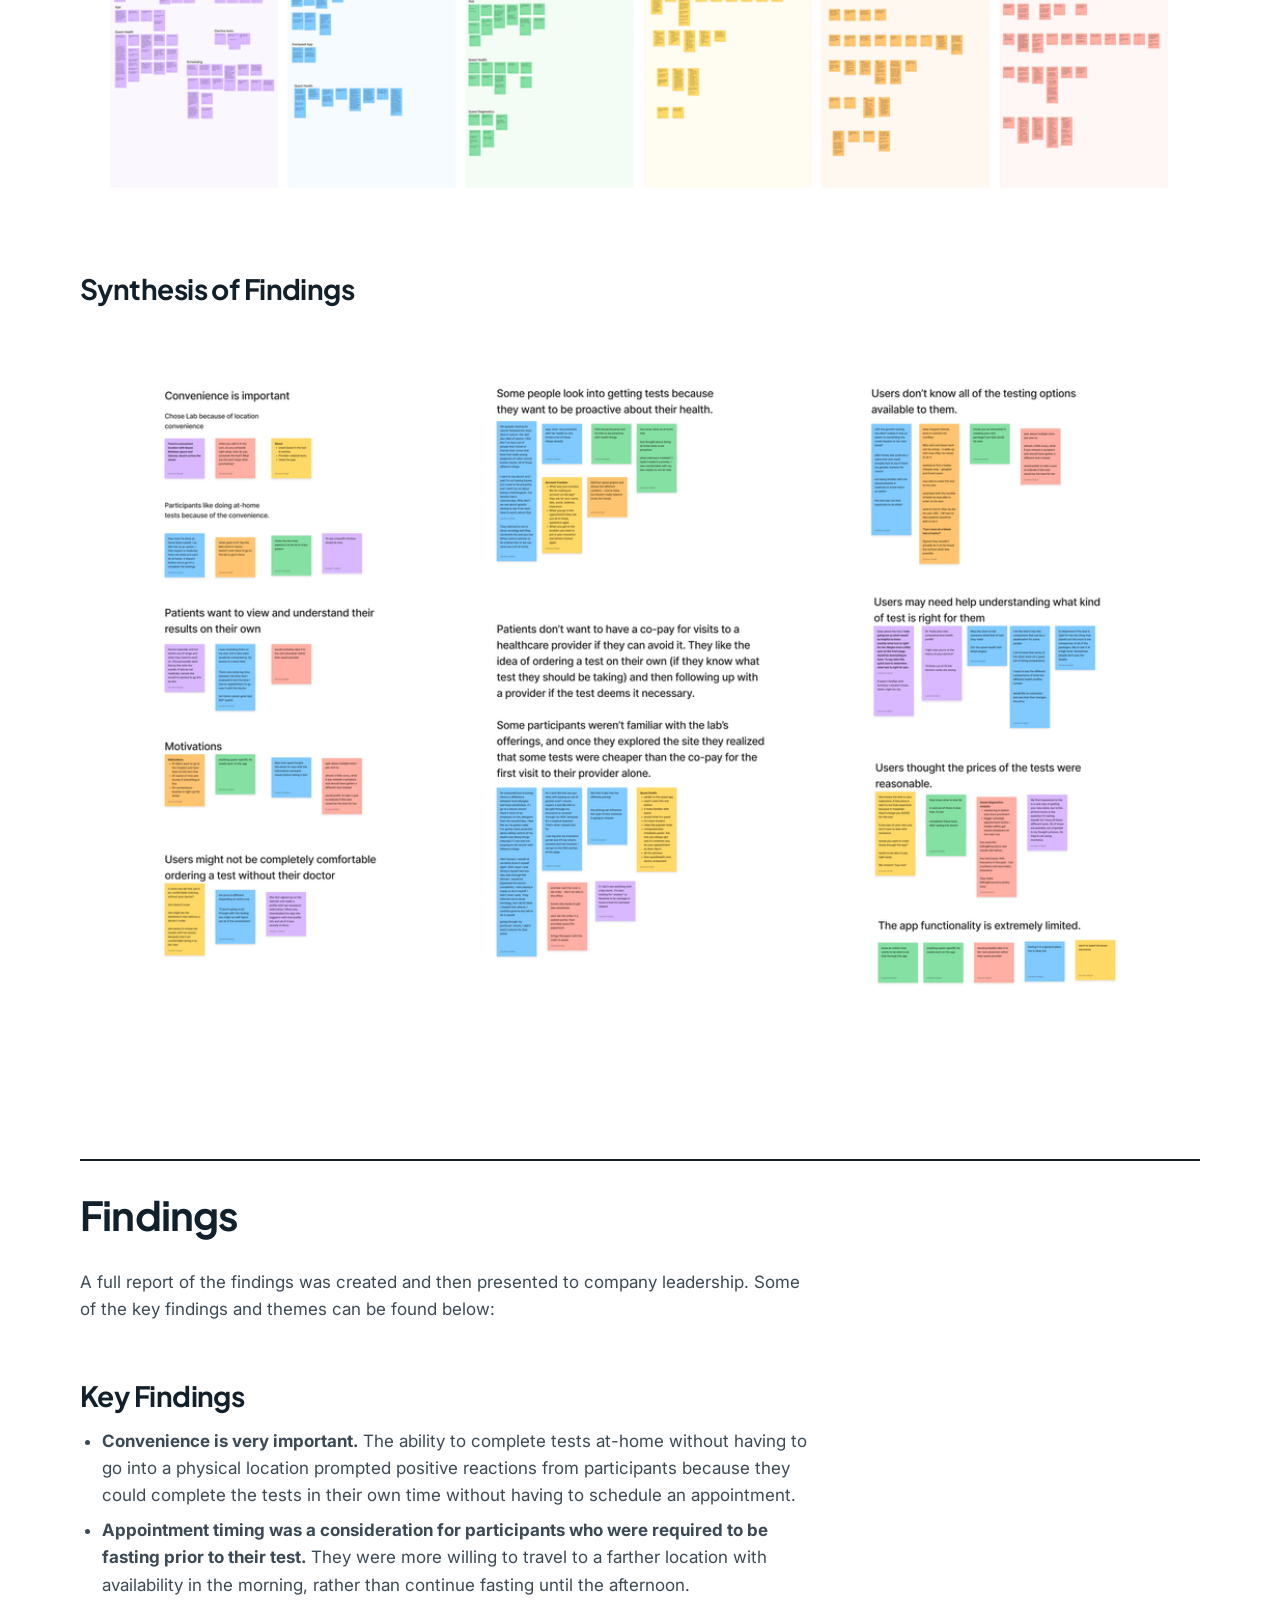
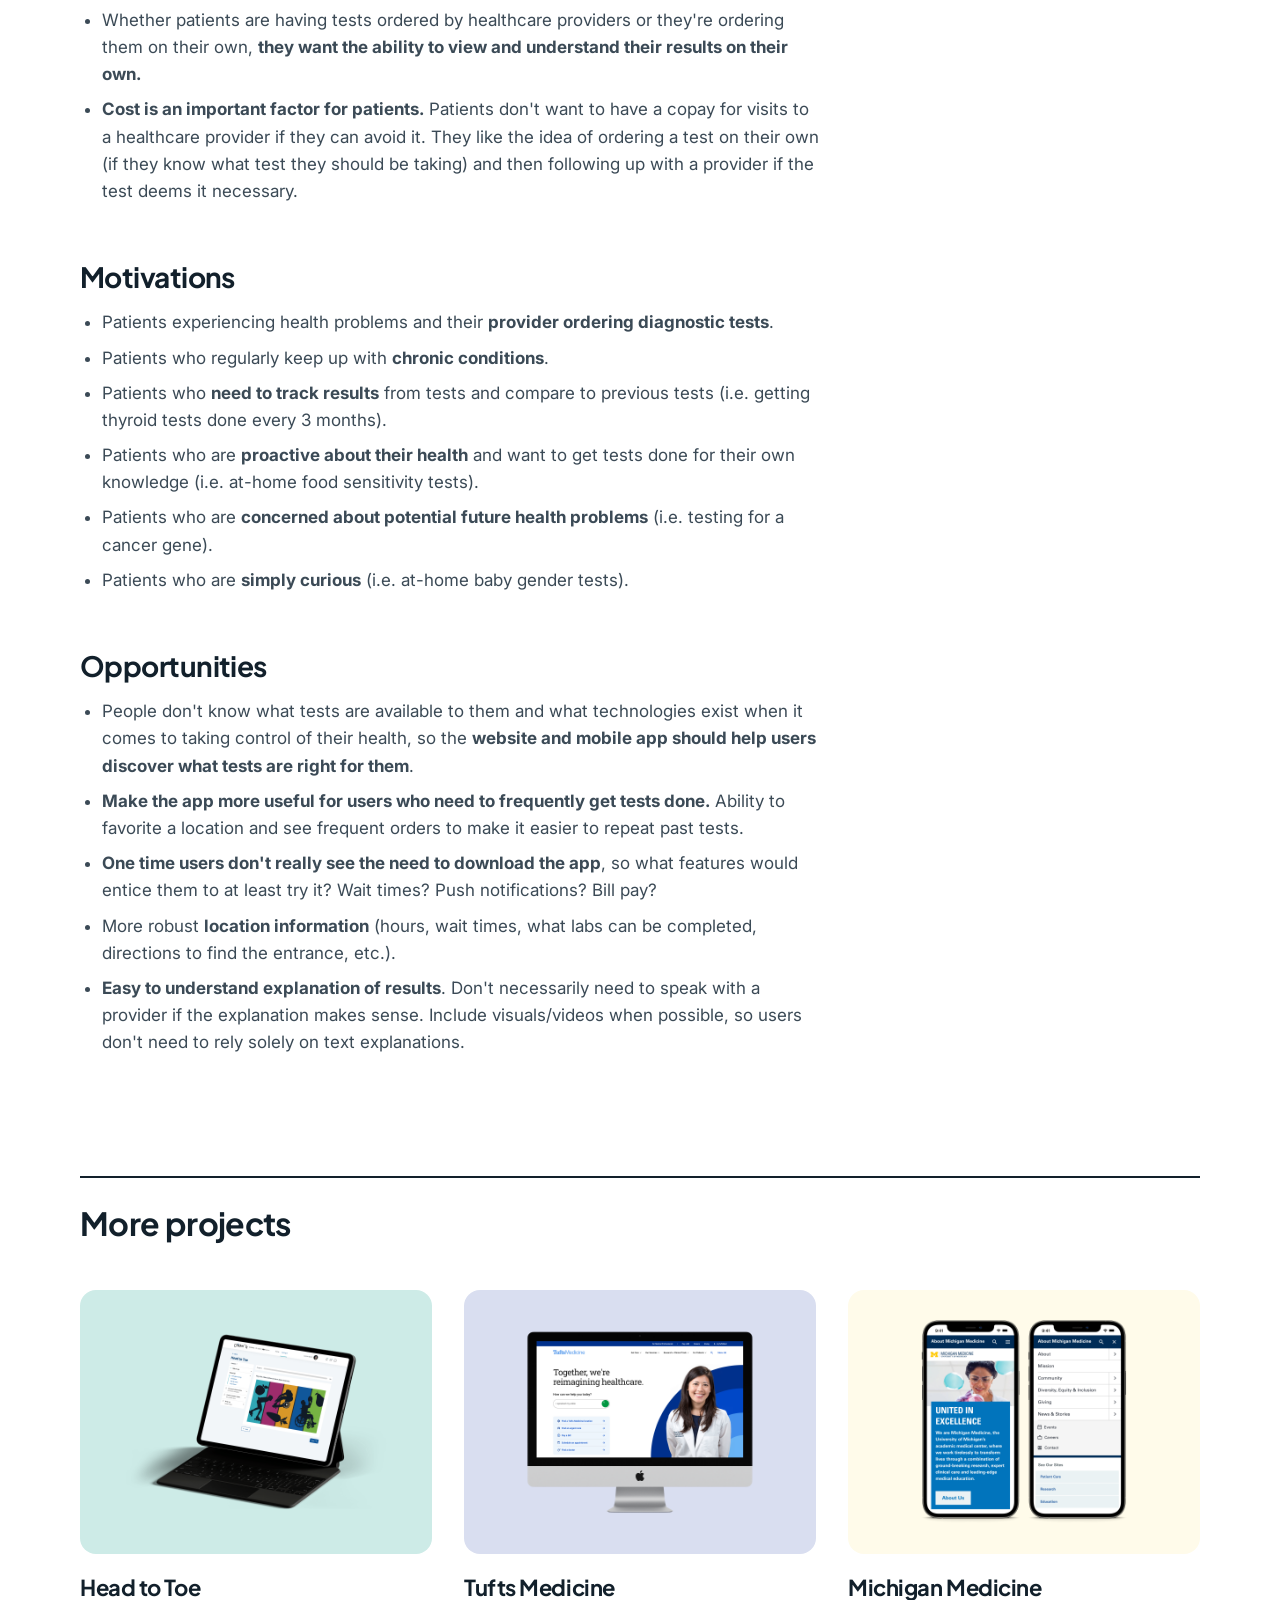
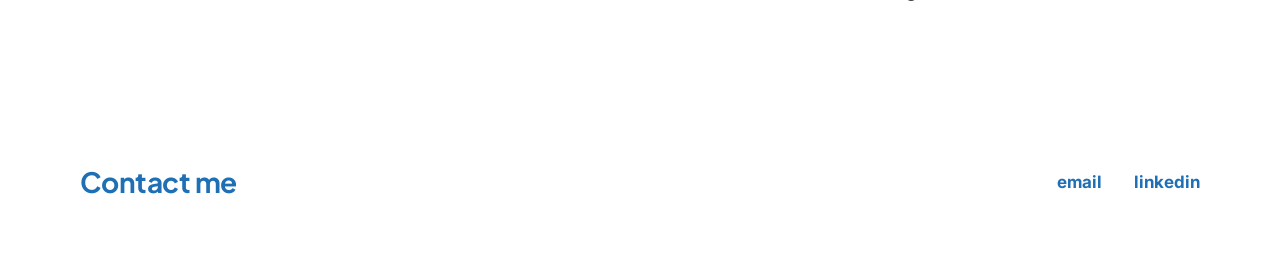
<file: medical-laboratory.html>
<!doctype html>
<html lang="en">
<head>
<meta charset="utf-8">
<meta name="viewport" content="width=device-width, initial-scale=1">
<title>Medical Laboratory User Research | Amanda Wright</title>
<link rel="preconnect" href="https://fonts.googleapis.com">
<link rel="preconnect" href="https://fonts.gstatic.com" crossorigin>
<link href="https://fonts.googleapis.com/css2?family=Plus+Jakarta+Sans:wght@500;700&amp;family=Inter:wght@400;500&amp;display=swap" rel="stylesheet">
<link rel="stylesheet" href="styles.css">
</head>
<body>
<div class="site">

<header class="pad" style="max-width:1200px;margin:0 auto;padding:28px 40px;box-sizing:border-box">
<div class="nav-row" style="display:flex;align-items:center;justify-content:space-between;gap:24px">
<a href="index.html" aria-label="Amanda Wright, home" style="display:inline-flex"><img src="images/27132ba17606718ee2338d03e7298d8b.png" alt="Amanda Wright" width="256" height="256" style="display:block;width:52px;height:52px"></a>
<nav style="display:flex;align-items:center;gap:32px">
<a class="nav-link" href="work.html" style="font-weight:500">work</a>
<a class="nav-link" href="about.html" style="font-weight:500">about</a>
<a class="nav-link" href="#contact" style="font-weight:500">contact me</a>
</nav>
</div>
</header>

<section class="pad" style="max-width:1200px;margin:0 auto;padding:72px 40px 88px;box-sizing:border-box">
<div class="hero-grid">
<div>
<h1 class="hero-title" style="color:#12202B;margin:0 0 28px;font-family:'Plus Jakarta Sans',sans-serif;font-weight:700;font-size:64px;line-height:1.05;letter-spacing:-0.03em">Medical Laboratory User Research</h1>
<p style="margin:0;max-width:560px;font-size:21px;line-height:1.55;color:#3B4A56">A user research study to better understand the user experience around lab testing at a medical laboratory company.</p>
</div>
<div style="aspect-ratio: 1/1; border-radius: 16px; overflow: hidden; background-color: #ffffff"><img src="images/c1ebb90e8bf3158277b608ef48dc31e9.png" alt="Medical laboratory user research project graphic" width="1200" height="1200" style="display:block;width:100%;height:100%;object-fit:contain"></div>
</div>
</section>

<section class="pad" style="max-width:1200px;margin:0 auto;padding:0 40px 96px;box-sizing:border-box">
<div style="border-top:2px solid #12202B;padding-top:32px">
<div class="two-col">
<div>
<h2 class="h2">Background</h2>
<p class="body">I led a user research study to gain insight into users' behaviors and their experiences with a medical laboratory company. I conducted interviews to understand users' likes and dislikes of the website and mobile app in an effort to uncover opportunities to improve the user experience. Details have been removed to protect the client's privacy.</p>
<h3 class="h3">Challenge</h3>
<p class="body">I was challenged with a tight timeline to recruit participants, conduct interviews, synthesize findings, and present the opportunities to leaderships.</p>
<h3 class="h3">Objectives</h3>
<ol class="list">
<li>Gain a better understanding as to why individuals choose to get lab tests at the medical laboratory company.</li>
<li>Identify pain points and opportunities for improvement in the process of completing lab tests and receiving the results.</li>
<li>Determine if users understand the difference between their lab services.</li>
<li>Test the usability of the desktop and mobile versions of the sites.</li>
<li>Better understand the motivations for people who choose to get labs done when the labs are not prescribed by a healthcare provider.</li>
<li>Identify opportunities for mobile app enhancements.</li>
<li>Identify how the competitor experiences compare.</li>
</ol>
</div>
<aside style="background:#E3F0FB;border-radius:16px;padding:32px;box-sizing:border-box">
<p class="label">My role</p>
<ul style="margin:0 0 24px;padding-left:20px;color:#3B4A56">
<li>User research</li>
<li>User interviews</li>
<li>Synthesize findings</li>
<li>Present opportunities</li>
</ul>
<p class="label">Year</p>
<p style="margin:0;font-weight:500">2023</p>
</aside>
</div>
</div>
</section>

<section class="pad" style="max-width:1200px;margin:0 auto;padding:0 40px 96px;box-sizing:border-box">
<div style="border-top:2px solid #12202B;padding-top:32px">
<h2 class="h2">Methodology</h2>
<p class="body">I used a typical remote usability testing methodology, with one moderator and one participant as the active speakers, as well as a notetaker. Each interview was an hour long session moderated by a facilitator over Zoom. All participants were compensated for their time and participation.</p>

<h3 class="h3">Target Audiences</h3>
<p class="body">Using the recruiting tool UserInterviews.com, I identified up to 6 participants who were customers of the medical laboratory company.</p>
<ul class="list">
<li>Individuals who have recently utilized the <strong>website</strong> to get tests done that have been ordered by a health provider OR ordered their own tests.</li>
<li>Individuals who have recently used the <strong>mobile app</strong> to get tests done that have been ordered by a health provider OR ordered their own tests.</li>
</ul>
<p class="body">Other criteria:</p>
<ul class="list">
<li>US-based, approx even split across regions</li>
<li>Gender - approx even split</li>
<li>Race - approx even split</li>
<li>Age - 18+.</li>
<li>Other demographic characteristics (marital status, HHI) are collected by User Interviews' screener but were not be used as a basis for participant selection.</li>
</ul>

<h3 class="h3">Recruitment and Screener</h3>
<img src="images/5de1afc56749e931a765e660ef281b81.png" alt="Screener survey questions about recent lab testing: services used, how labs were ordered, who ordered them, when and how tests were completed" width="1080" height="605" style="display:block;width:100%;height:auto;margin:32px 0">
</div>
</section>

<section class="pad" style="max-width:1200px;margin:0 auto;padding:0 40px 96px;box-sizing:border-box">
<div style="border-top:2px solid #12202B;padding-top:32px">
<h2 class="h2">Discussion Guide</h2>
<p class="body">A discussion guide was created to facilitate conversation with the participants and focused on gathering insights based on the objectives of the research study. The following is a sample of some of the questions and tasks:</p>

<h3 class="h3">Warm-up questions</h3>
<ul class="list">
<li>Did your healthcare provider recommend the medical laboratory company, or did you choose it? Was this test specifically ordered for you, or did you decide to do this test on your own?</li>
<li>Have you used other lab testing services in the past? This could be for labs ordered by healthcare providers or tests you decide to take on your own which includes tests like at-home food sensitivity tests, covid tests, blood type tests, etc.</li>
<li>What are 3 words you would use to describe the medical laboratory company?</li>
</ul>

<h3 class="h3">Website Questions/Tasks</h3>
<ul class="list">
<li>What information on the homepage is most important to you? (Top 3)</li>
<li>Is there anything missing on the homepage that should be there?</li>
<li>Does the homepage reflect the brand? (Think back to the 3 words you used to describe the medical laboratory company)</li>
</ul>

<h3 class="h3">Mobile app Questions/Tasks</h3>
<ul class="list">
<li>How often do/did you use the mobile app?</li>
<li>What is the most recent reason that brought you to the mobile app?</li>
<li>Do you remember if you were able to accomplish your task? If yes, how would you describe that experience? If not, why not?</li>
</ul>

<h3 class="h3">Wrap-up Questions</h3>
<ul class="list">
<li>What do you like most about the website/app?</li>
<li>What do you dislike about the website/app?</li>
<li>Anything else you would like to tell us about your experience with the medical laboratory company?</li>
</ul>
</div>
</section>

<section class="pad" style="max-width:1200px;margin:0 auto;padding:0 40px 96px;box-sizing:border-box">
<div style="border-top:2px solid #12202B;padding-top:32px">
<h2 class="h2">Synthesis</h2>
<p class="body">During the interviews, notes were taken in a Google Sheet, so they could be easily transferred into FigJam for synthesis. The notes were converted to sticky notes, which allowed me to start organizing them according to their patterns and trends.</p>

<h3 class="h3">Initial Thoughts and Findings</h3>
<img src="images/f8103085c9f48c661d4cca79529c3ab6.png" alt="FigJam board of sticky notes grouped into Notes from calls, Insights, Opportunity Brainstorm, Questions, User types and Ideas about deck structure" width="1080" height="350" style="display:block;width:100%;height:auto;margin:32px 0">

<h3 class="h3">Participant Findings</h3>
<img src="images/e1501bd91d95240128cc4065bda1813b.png" alt="FigJam board with one column of color-coded sticky notes for each of the six participants" width="1080" height="336" style="display:block;width:100%;height:auto;margin:32px 0">

<h3 class="h3">Synthesis of Findings</h3>
<img src="images/53b9228e90cb4e9f6bab72750d4b6e96.png" alt="Synthesis board grouping sticky notes under findings such as convenience, viewing results, motivations, cost and limited app functionality" width="1080" height="669" style="display:block;width:100%;height:auto;margin:32px 0">
</div>
</section>

<section class="pad" style="max-width:1200px;margin:0 auto;padding:0 40px 96px;box-sizing:border-box">
<div style="border-top:2px solid #12202B;padding-top:32px">
<h2 class="h2">Findings</h2>
<p class="body">A full report of the findings was created and then presented to company leadership. Some of the key findings and themes can be found below:</p>

<h3 class="h3">Key Findings</h3>
<ul class="list">
<li><strong>Convenience is very important.</strong> The ability to complete tests at-home without having to go into a physical location prompted positive reactions from participants because they could complete the tests in their own time without having to schedule an appointment.</li>
<li><strong>Appointment timing was a consideration for participants who were required to be fasting prior to their test.</strong> They were more willing to travel to a farther location with availability in the morning, rather than continue fasting until the afternoon.</li>
<li>Whether patients are having tests ordered by healthcare providers or they're ordering them on their own, <strong>they want the ability to view and understand their results on their own.</strong></li>
<li><strong>Cost is an important factor for patients.</strong> Patients don't want to have a copay for visits to a healthcare provider if they can avoid it. They like the idea of ordering a test on their own (if they know what test they should be taking) and then following up with a provider if the test deems it necessary.</li>
</ul>

<h3 class="h3">Motivations</h3>
<ul class="list">
<li>Patients experiencing health problems and their <strong>provider ordering diagnostic tests</strong>.</li>
<li>Patients who regularly keep up with <strong>chronic conditions</strong>.</li>
<li>Patients who <strong>need to track results</strong> from tests and compare to previous tests (i.e. getting thyroid tests done every 3 months).</li>
<li>Patients who are <strong>proactive about their health</strong> and want to get tests done for their own knowledge (i.e. at-home food sensitivity tests).</li>
<li>Patients who are <strong>concerned about potential future health problems</strong> (i.e. testing for a cancer gene).</li>
<li>Patients who are <strong>simply curious</strong> (i.e. at-home baby gender tests).</li>
</ul>

<h3 class="h3">Opportunities</h3>
<ul class="list">
<li>People don't know what tests are available to them and what technologies exist when it comes to taking control of their health, so the <strong>website and mobile app should help users discover what tests are right for them</strong>.</li>
<li><strong>Make the app more useful for users who need to frequently get tests done.</strong> Ability to favorite a location and see frequent orders to make it easier to repeat past tests.</li>
<li><strong>One time users don't really see the need to download the app</strong>, so what features would entice them to at least try it? Wait times? Push notifications? Bill pay?</li>
<li>More robust <strong>location information</strong> (hours, wait times, what labs can be completed, directions to find the entrance, etc.).</li>
<li><strong>Easy to understand explanation of results</strong>. Don't necessarily need to speak with a provider if the explanation makes sense. Include visuals/videos when possible, so users don't need to rely solely on text explanations.</li>
</ul>
</div>
</section>

<section class="pad" style="max-width:1200px;margin:0 auto;padding:0 40px 112px;box-sizing:border-box">
<div style="border-top:2px solid #12202B;padding-top:20px;margin-bottom:40px">
<h2 style="margin:0;font-family:'Plus Jakarta Sans',sans-serif;font-weight:700;font-size:32px;letter-spacing:-0.02em">More projects</h2>
</div>
<div class="more-grid">
<a class="card" href="head-to-toe.html" style="display:block">
<div class="card-media" style="aspect-ratio:4/3;background:#CDEBE7;border-radius:16px;overflow:hidden"><img src="images/f73c193afb4509d86936e37b6c3ac87d.png" alt="Head to Toe project graphic" width="1200" height="1200" style="display:block;width:100%;height:100%;object-fit:contain"></div>
<h3 class="card-title" style="margin:20px 0 0;font-family:'Plus Jakarta Sans',sans-serif;font-weight:700;font-size:22px;line-height:1.2;letter-spacing:-0.02em">Head to Toe</h3>
</a>
<a class="card" href="tufts-medicine.html" style="display:block">
<div class="card-media" style="aspect-ratio:4/3;background:#D9DEF0;border-radius:16px;overflow:hidden"><img src="images/75936665af127f175562d0f6b57b8d2f.png" alt="Tufts Medicine project graphic" width="1200" height="1200" style="display:block;width:100%;height:100%;object-fit:contain"></div>
<h3 class="card-title" style="margin:20px 0 0;font-family:'Plus Jakarta Sans',sans-serif;font-weight:700;font-size:22px;line-height:1.2;letter-spacing:-0.02em">Tufts Medicine</h3>
</a>
<a class="card" href="michigan-medicine.html" style="display:block">
<div class="card-media" style="aspect-ratio:4/3;background:#FFFBEA;border-radius:16px;overflow:hidden"><img src="images/0a3b27de3cef2053ec0826f7de58956c.png" alt="Michigan Medicine project graphic" width="1200" height="1200" style="display:block;width:100%;height:100%;object-fit:contain"></div>
<h3 class="card-title" style="margin:20px 0 0;font-family:'Plus Jakarta Sans',sans-serif;font-weight:700;font-size:22px;line-height:1.2;letter-spacing:-0.02em">Michigan Medicine</h3>
</a>
</div>
</section>

<footer id="contact" style="background:#FFFFFF;color:#1F6FB5">
<div class="pad" style="max-width:1200px;margin:0 auto;padding:48px 40px;box-sizing:border-box;display:flex;flex-wrap:wrap;align-items:center;justify-content:space-between;gap:24px">
<h2 style="margin:0;font-family:'Plus Jakarta Sans',sans-serif;font-weight:700;font-size:28px;letter-spacing:-0.02em">Contact me</h2>
<div style="display:flex;gap:32px">
<a class="nav-link" href="mailto:mandakwright@gmail.com" style="font-weight:700">email</a>
<a class="nav-link" href="https://www.linkedin.com/in/amandauxdesign/" target="_blank" rel="noopener noreferrer" style="font-weight:700">linkedin</a>
</div>
</div>
</footer>

</div>
</body>
</html>
</file>
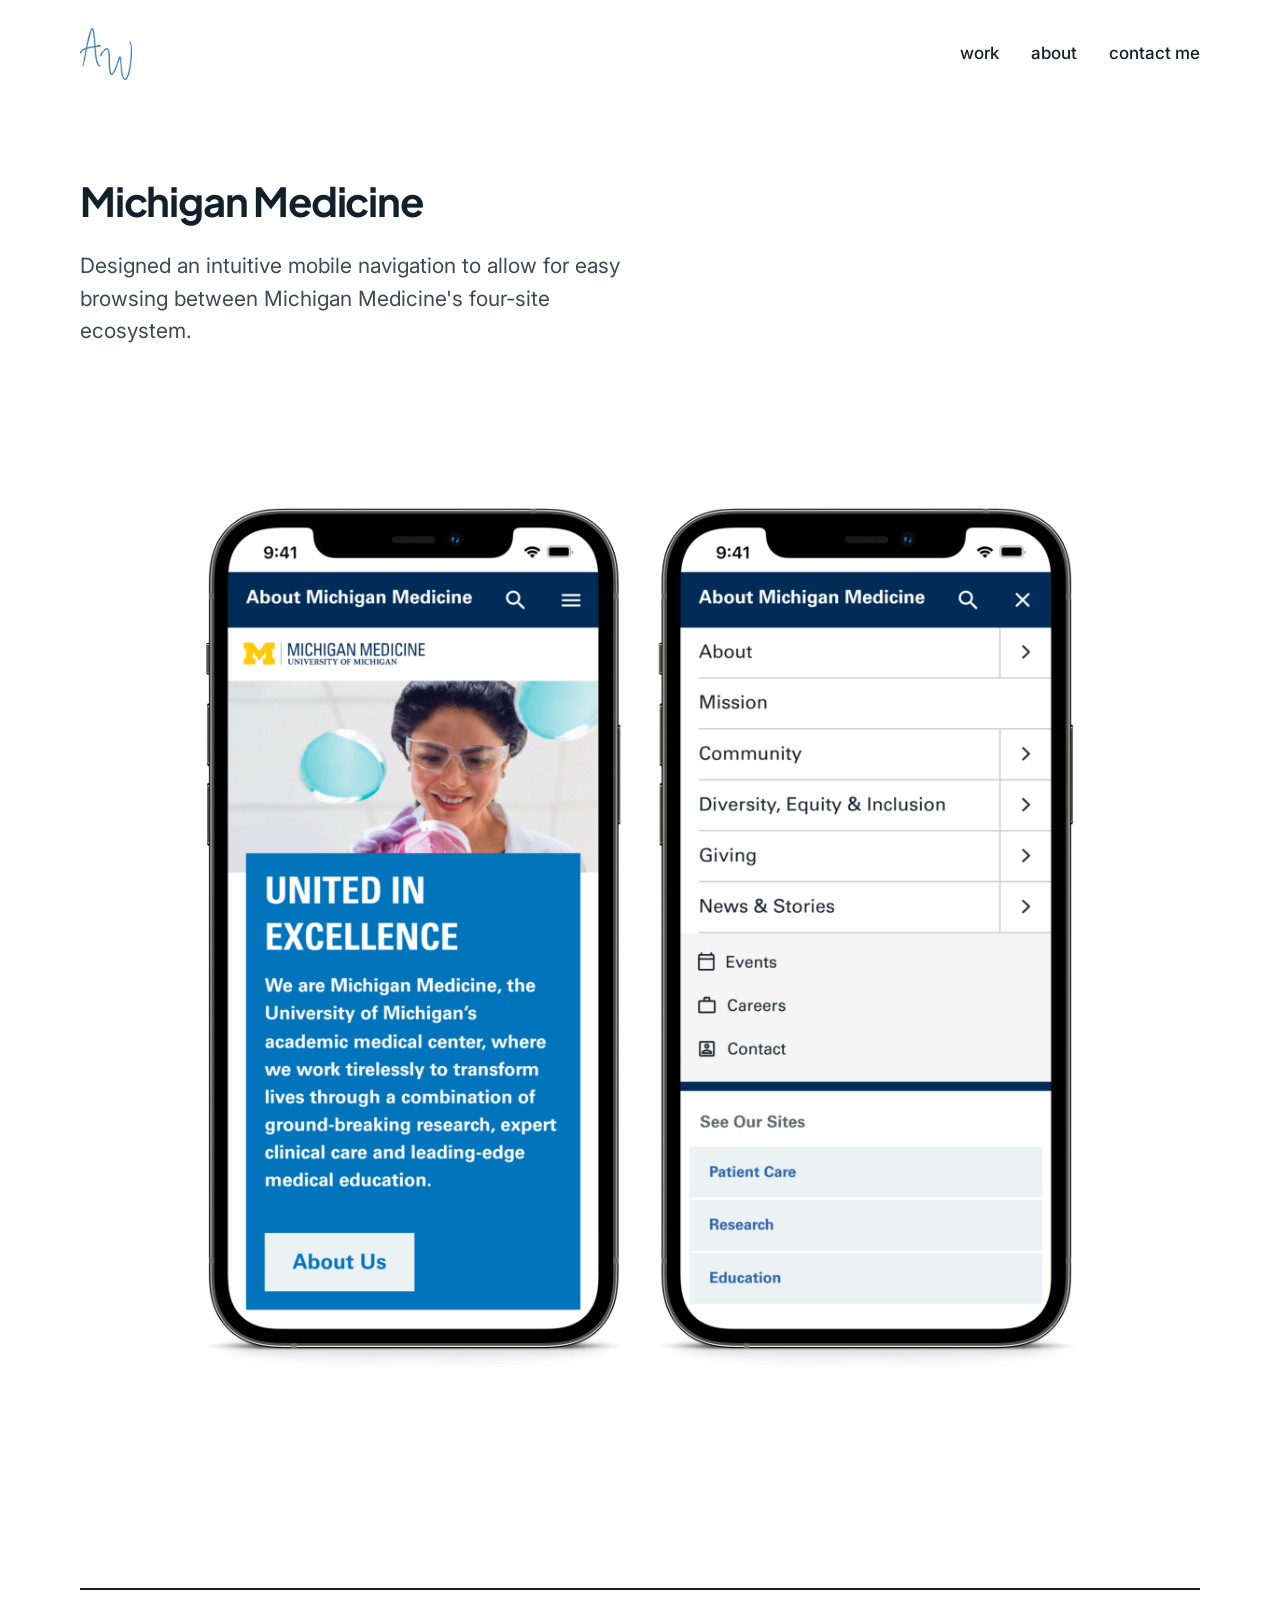
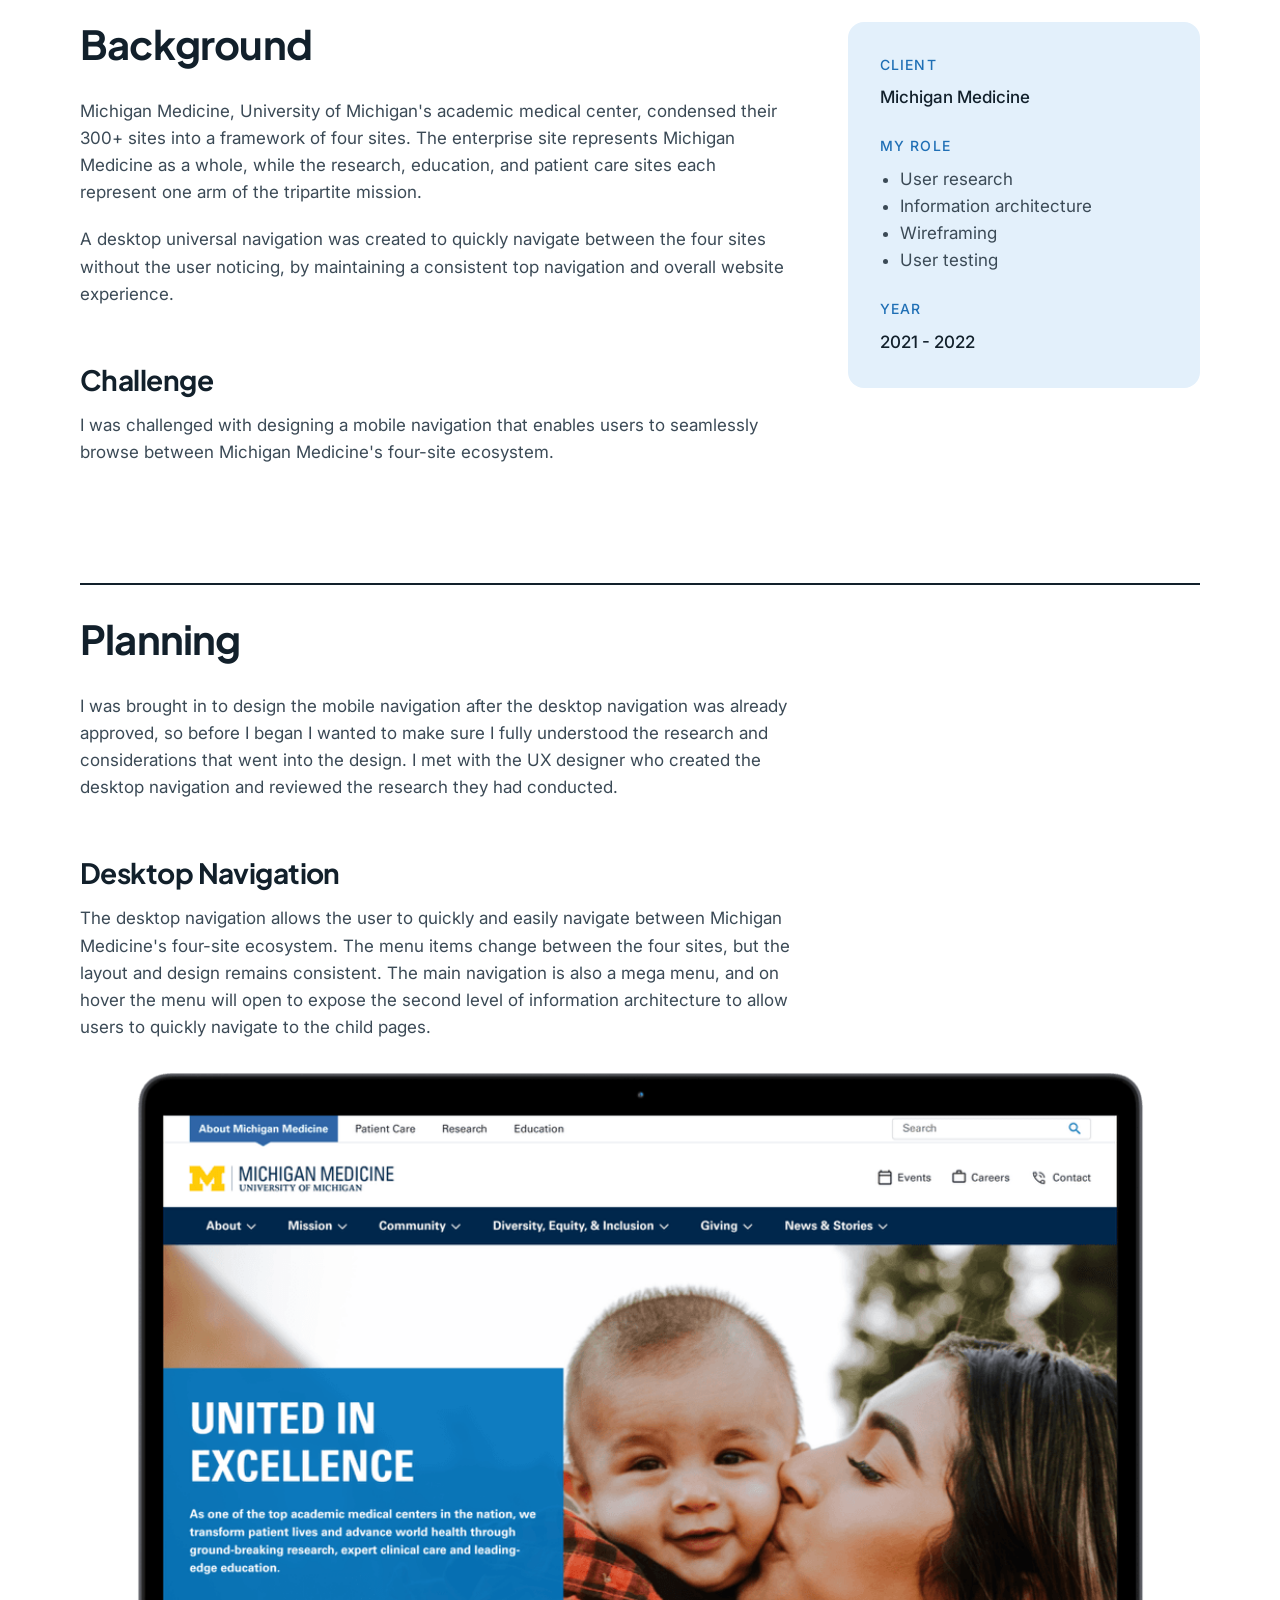
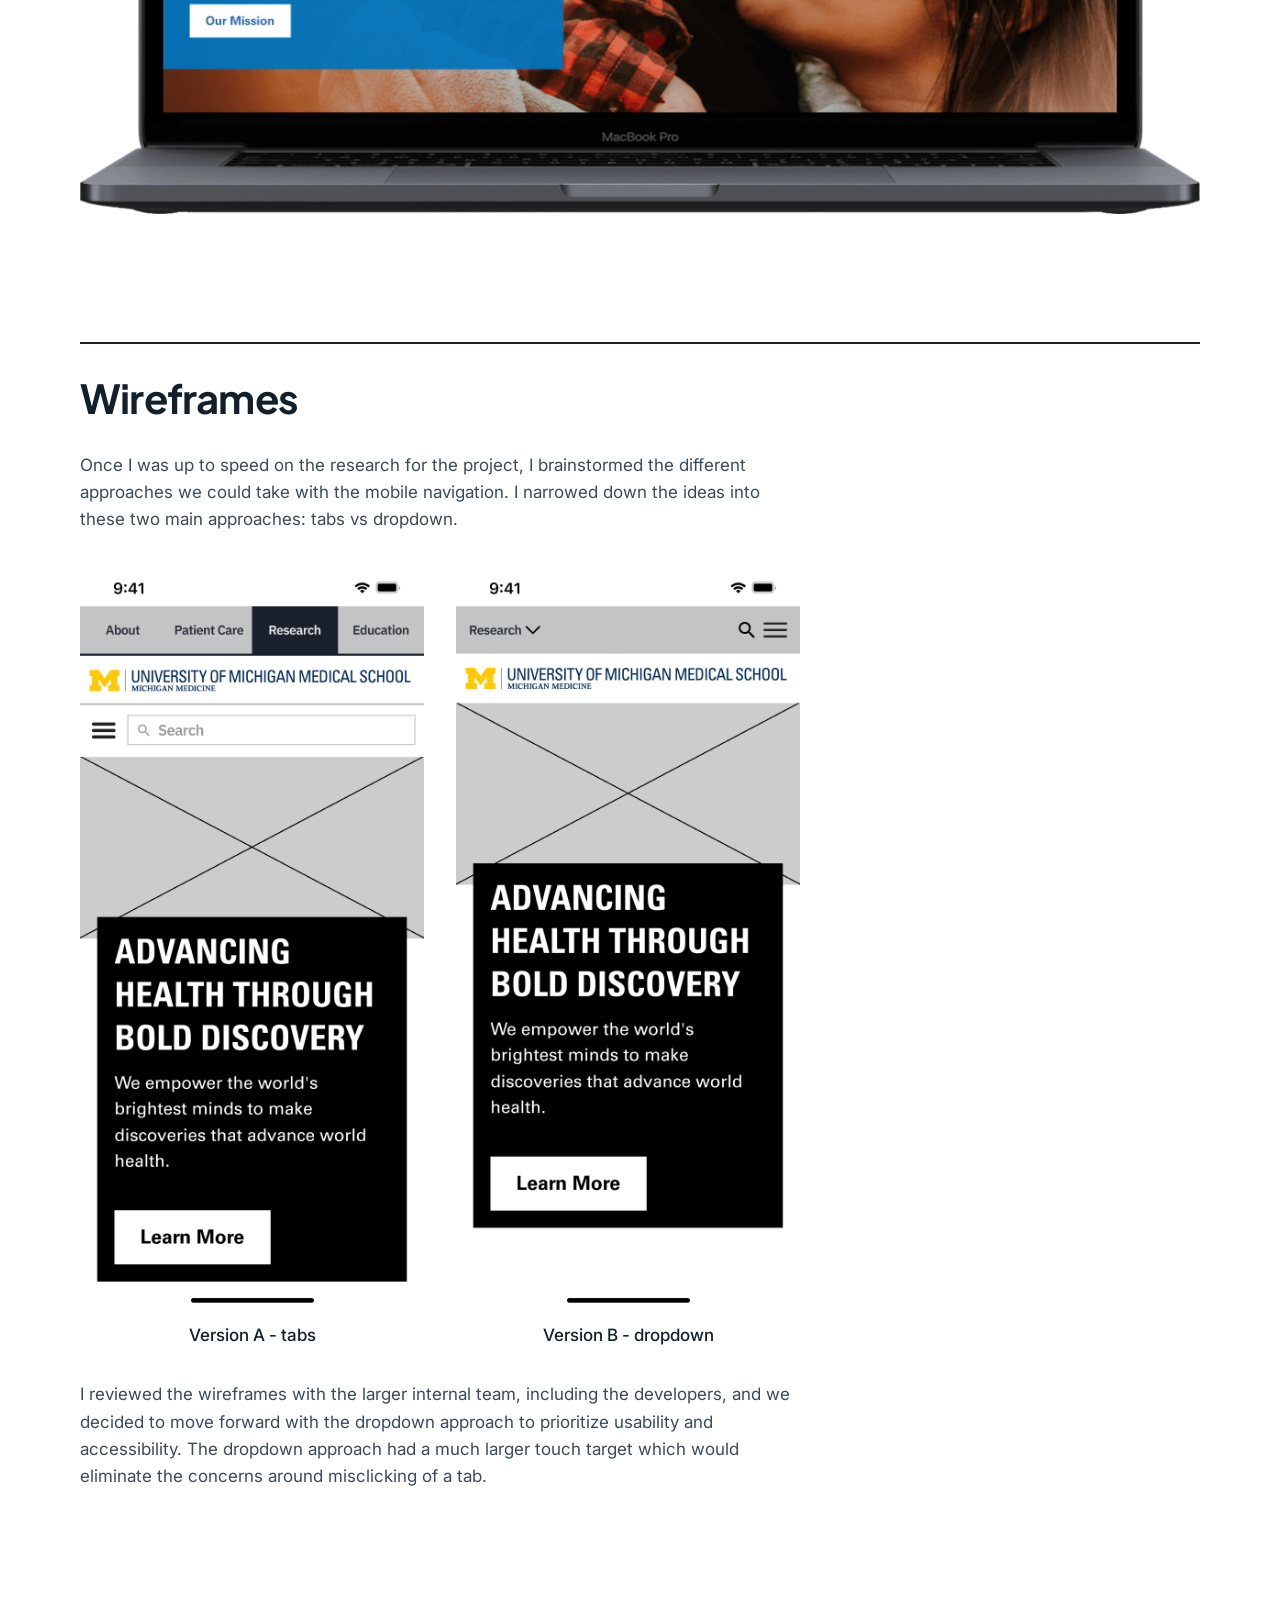
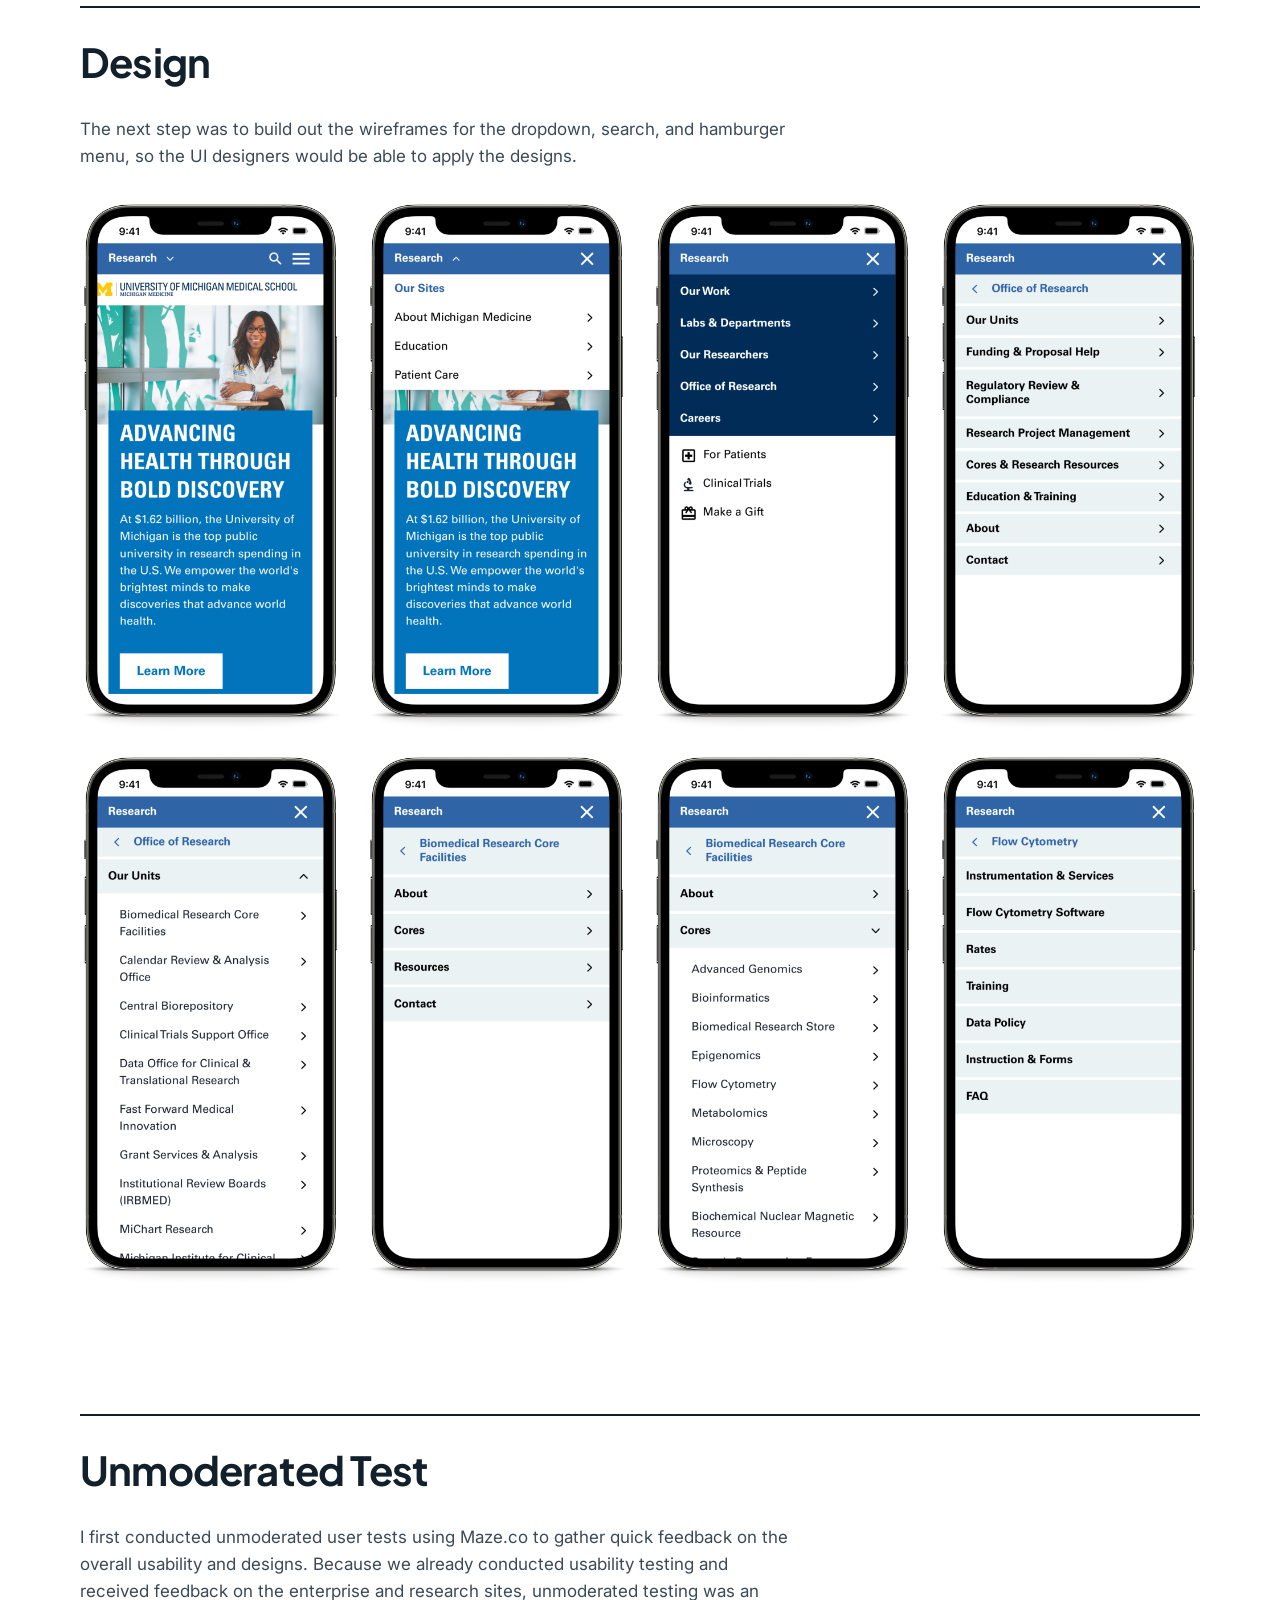
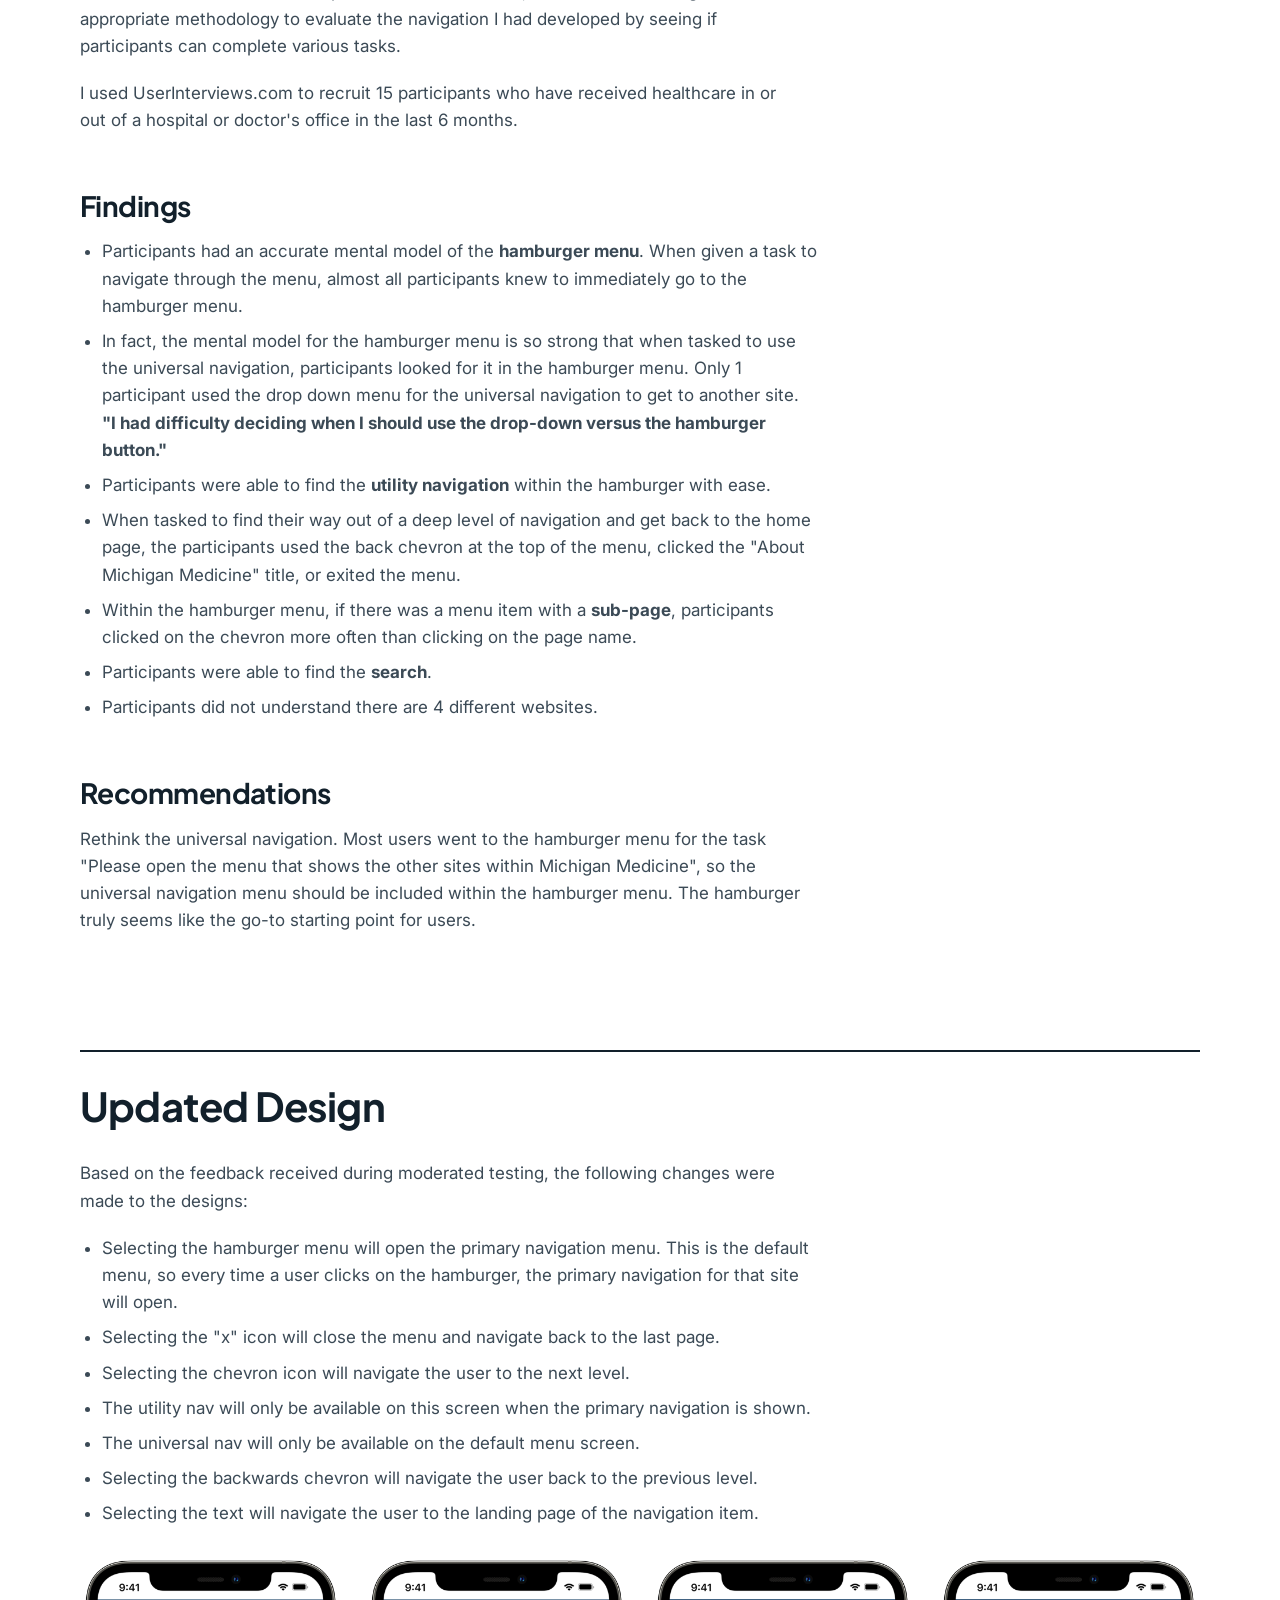
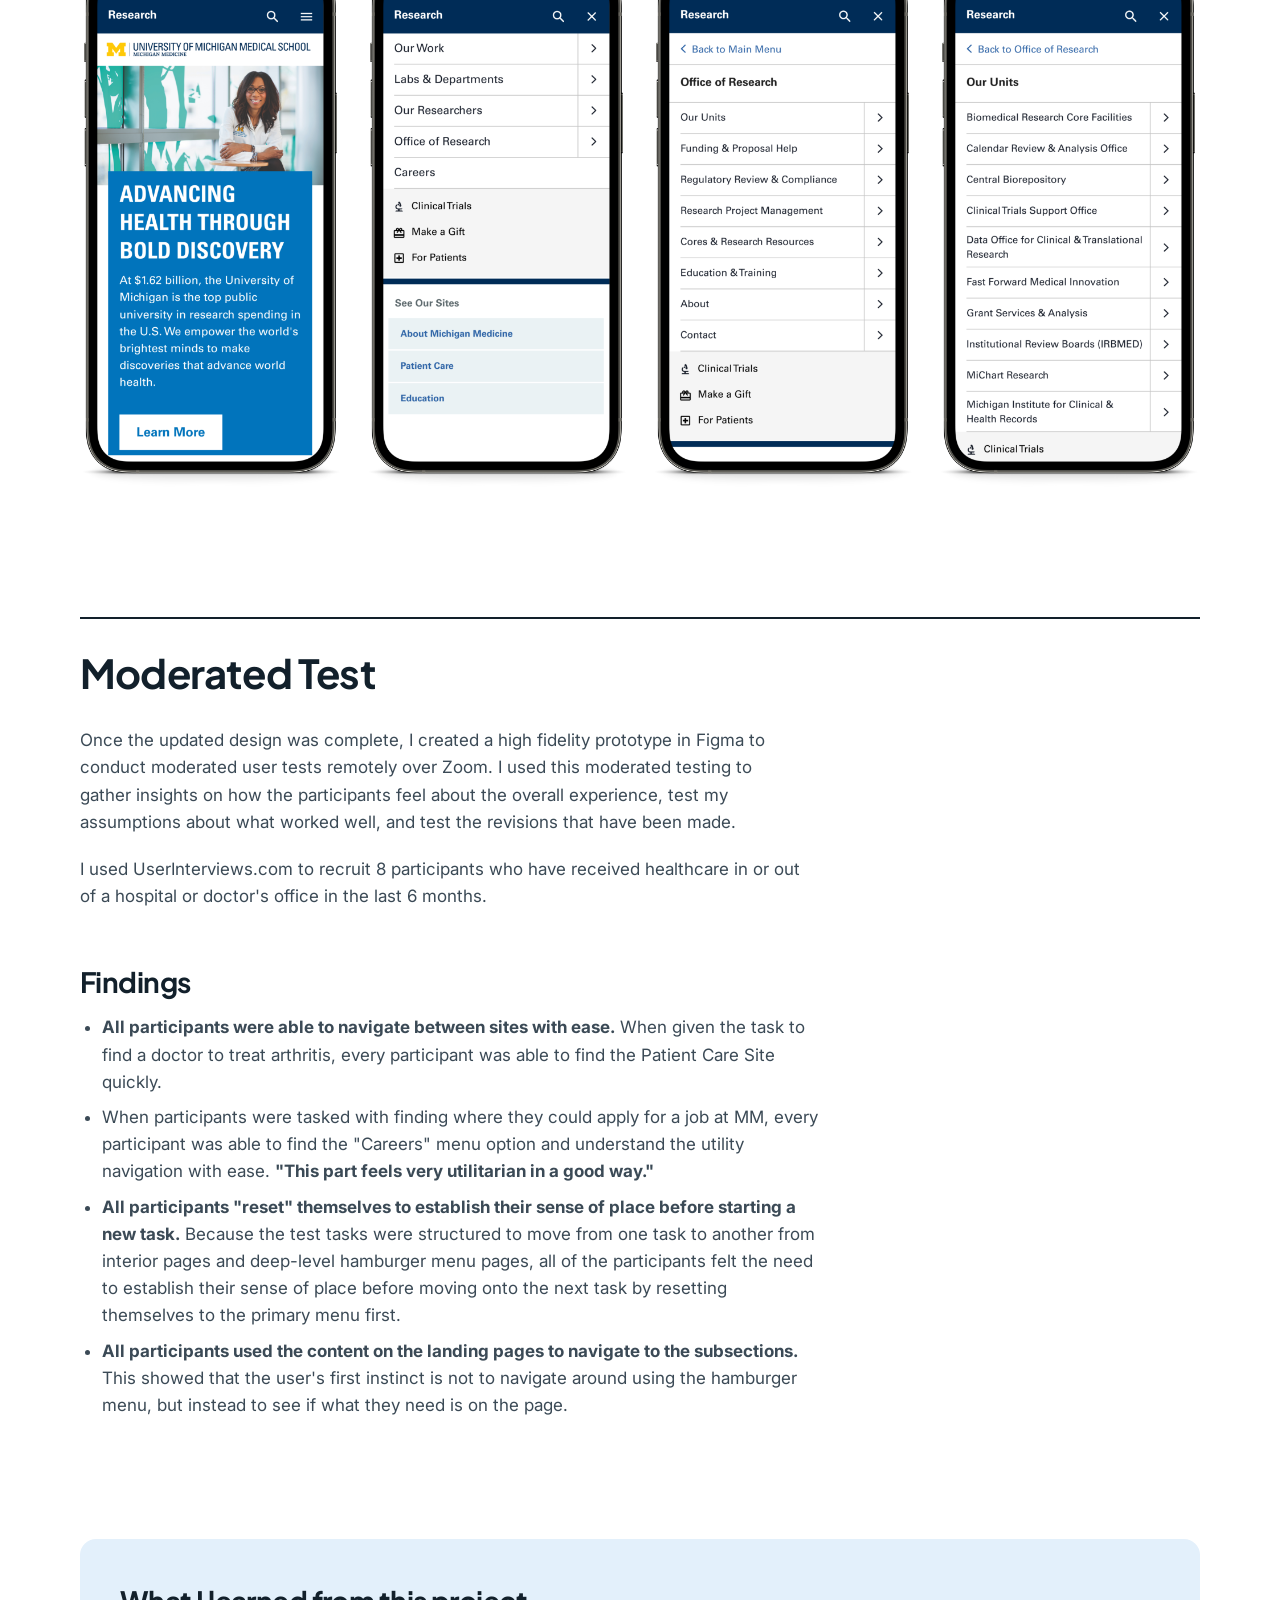
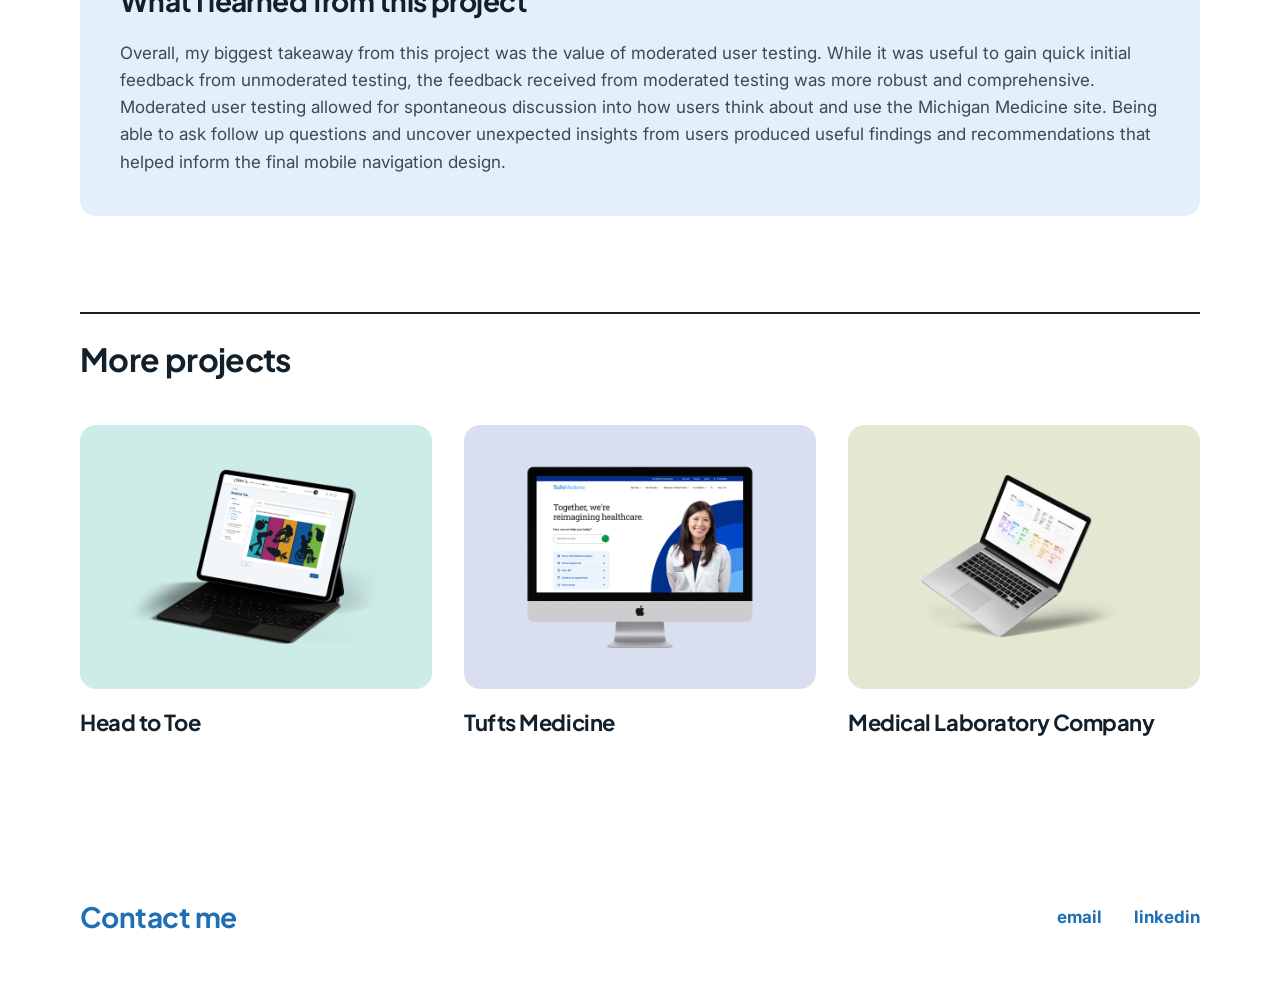
<file: michigan-medicine.html>
<!doctype html>
<html lang="en">
<head>
<meta charset="utf-8">
<meta name="viewport" content="width=device-width, initial-scale=1">
<title>Michigan Medicine | Amanda Wright</title>
<link rel="preconnect" href="https://fonts.googleapis.com">
<link rel="preconnect" href="https://fonts.gstatic.com" crossorigin>
<link href="https://fonts.googleapis.com/css2?family=Plus+Jakarta+Sans:wght@500;700&amp;family=Inter:wght@400;500&amp;display=swap" rel="stylesheet">
<link rel="stylesheet" href="styles.css">
</head>
<body>
<div class="site">

<header class="pad" style="max-width:1200px;margin:0 auto;padding:28px 40px;box-sizing:border-box">
<div class="nav-row" style="display:flex;align-items:center;justify-content:space-between;gap:24px">
<a href="index.html" aria-label="Amanda Wright, home" style="display:inline-flex"><img src="images/27132ba17606718ee2338d03e7298d8b.png" alt="Amanda Wright" width="256" height="256" style="display:block;width:52px;height:52px"></a>
<nav style="display:flex;align-items:center;gap:32px">
<a class="nav-link" href="work.html" style="font-weight:500">work</a>
<a class="nav-link" href="about.html" style="font-weight:500">about</a>
<a class="nav-link" href="#contact" style="font-weight:500">contact me</a>
</nav>
</div>
</header>

<section class="pad" style="max-width:1200px;margin:0 auto;padding:72px 40px 88px;box-sizing:border-box">
<div class="hero-grid">
<div>
<h1 class="hero-title" style="color:#12202B;margin:0 0 28px;font-family:'Plus Jakarta Sans',sans-serif;font-weight:700;font-size:64px;line-height:1.05;letter-spacing:-0.03em">Michigan Medicine</h1>
<p style="margin:0;max-width:560px;font-size:21px;line-height:1.55;color:#3B4A56">Designed an intuitive mobile navigation to allow for easy browsing between Michigan Medicine's four-site ecosystem.</p>
</div>
<div style="aspect-ratio: 1/1; border-radius: 16px; overflow: hidden; background-color: #ffffff"><img src="images/0a3b27de3cef2053ec0826f7de58956c.png" alt="Michigan Medicine project graphic" width="1200" height="1200" style="display:block;width:100%;height:100%;object-fit:contain"></div>
</div>
</section>

<section class="pad" style="max-width:1200px;margin:0 auto;padding:0 40px 96px;box-sizing:border-box">
<div style="border-top:2px solid #12202B;padding-top:32px">
<div class="two-col">
<div>
<h2 class="h2">Background</h2>
<p class="body">Michigan Medicine, University of Michigan's academic medical center, condensed their 300+ sites into a framework of four sites. The enterprise site represents Michigan Medicine as a whole, while the research, education, and patient care sites each represent one arm of the tripartite mission.</p>
<p class="body">A desktop universal navigation was created to quickly navigate between the four sites without the user noticing, by maintaining a consistent top navigation and overall website experience.</p>
<h3 class="h3">Challenge</h3>
<p class="body">I was challenged with designing a mobile navigation that enables users to seamlessly browse between Michigan Medicine's four-site ecosystem.</p>
</div>
<aside style="background:#E3F0FB;border-radius:16px;padding:32px;box-sizing:border-box">
<p class="label">Client</p>
<p style="margin:0 0 24px;font-weight:500">Michigan Medicine</p>
<p class="label">My role</p>
<ul style="margin:0 0 24px;padding-left:20px;color:#3B4A56">
<li>User research</li>
<li>Information architecture</li>
<li>Wireframing</li>
<li>User testing</li>
</ul>
<p class="label">Year</p>
<p style="margin:0;font-weight:500">2021 - 2022</p>
</aside>
</div>
</div>
</section>

<section class="pad" style="max-width:1200px;margin:0 auto;padding:0 40px 96px;box-sizing:border-box">
<div style="border-top:2px solid #12202B;padding-top:32px">
<h2 class="h2">Planning</h2>
<p class="body">I was brought in to design the mobile navigation after the desktop navigation was already approved, so before I began I wanted to make sure I fully understood the research and considerations that went into the design. I met with the UX designer who created the desktop navigation and reviewed the research they had conducted.</p>
<h3 class="h3">Desktop Navigation</h3>
<p class="body">The desktop navigation allows the user to quickly and easily navigate between Michigan Medicine's four-site ecosystem. The menu items change between the four sites, but the layout and design remains consistent. The main navigation is also a mega menu, and on hover the menu will open to expose the second level of information architecture to allow users to quickly navigate to the child pages.</p>
<img src="images/3b0f1d5198b2f67a310e8a80a45779e1.png" alt="Michigan Medicine About site on a laptop, showing the desktop navigation with About, Mission, Community, Diversity, Equity, &amp; Inclusion, Giving and News &amp; Stories" width="1080" height="714" style="display:block;width:100%;height:auto;margin:32px 0">
</div>
</section>

<section class="pad" style="max-width:1200px;margin:0 auto;padding:0 40px 96px;box-sizing:border-box">
<div style="border-top:2px solid #12202B;padding-top:32px">
<h2 class="h2">Wireframes</h2>
<p class="body">Once I was up to speed on the research for the project, I brainstormed the different approaches we could take with the mobile navigation. I narrowed down the ideas into these two main approaches: tabs vs dropdown.</p>
<div class="wire-grid">
<div><img src="images/3e223bace1d882df68c229359e82b6ca.png" alt="Mobile wireframe of the Michigan Medicine Research site with a tabbed navigation for About, Patient Care, Research and Education" width="375" height="812" style="display:block;width:100%;height:auto"><p style="margin:12px 0 0;text-align:center;font-weight:500">Version A - tabs</p></div>
<div><img src="images/d803e7cd20d3beb024f843bd331d6bd9.png" alt="Mobile wireframe of the Michigan Medicine Research site with a dropdown site selector, search and hamburger menu" width="375" height="812" style="display:block;width:100%;height:auto"><p style="margin:12px 0 0;text-align:center;font-weight:500">Version B - dropdown</p></div>
</div>
<p class="body">I reviewed the wireframes with the larger internal team, including the developers, and we decided to move forward with the dropdown approach to prioritize usability and accessibility. The dropdown approach had a much larger touch target which would eliminate the concerns around misclicking of a tab.</p>
</div>
</section>

<section class="pad" style="max-width:1200px;margin:0 auto;padding:0 40px 96px;box-sizing:border-box">
<div style="border-top:2px solid #12202B;padding-top:32px">
<h2 class="h2">Design</h2>
<p class="body">The next step was to build out the wireframes for the dropdown, search, and hamburger menu, so the UI designers would be able to apply the designs.</p>
<div class="phone-grid">
<img src="images/f20a3bf8508ae3e30851ac5fb0331a60.png" alt="Mobile design of the Michigan Medicine Research site on a phone, with the Research dropdown, search and hamburger menu" width="460" height="930" style="display:block;width:100%;height:auto">
<img src="images/2b02453b66e3c74bf268bbf25343222f.png" alt="Mobile design with the Research dropdown open, listing Our Sites: About Michigan Medicine, Education and Patient Care" width="460" height="930" style="display:block;width:100%;height:auto">
<img src="images/a05ee3677588db9c3fe9596401af1527.png" alt="Mobile hamburger menu for the Research site listing Our Work, Labs &amp; Departments, Our Researchers, Office of Research and Careers" width="460" height="930" style="display:block;width:100%;height:auto">
<img src="images/179903c998602f49158aa211235625ca.png" alt="Mobile menu for the Office of Research listing Our Units, Funding &amp; Proposal Help, Regulatory Review &amp; Compliance and more" width="460" height="930" style="display:block;width:100%;height:auto">
<img src="images/e0ced70cf8a54cf9215710ec24dd056a.png" alt="Mobile menu with the Our Units section expanded, listing research units such as Biomedical Research Core Facilities and Central Biorepository" width="460" height="930" style="display:block;width:100%;height:auto">
<img src="images/b04ed3b71c7e3be2b1f0a2f91721c9fc.png" alt="Mobile menu for Biomedical Research Core Facilities listing About, Cores, Resources and Contact" width="460" height="930" style="display:block;width:100%;height:auto">
<img src="images/3c923695e4756bded7caa0219bbbf8f2.png" alt="Mobile menu with the Cores section expanded, listing Advanced Genomics, Bioinformatics, Flow Cytometry and more" width="460" height="930" style="display:block;width:100%;height:auto">
<img src="images/e01fa93a80d0c8b5733034545484150b.png" alt="Mobile menu for Flow Cytometry listing Instrumentation &amp; Services, Software, Rates, Training, Data Policy, Instruction &amp; Forms and FAQ" width="460" height="930" style="display:block;width:100%;height:auto">
</div>
</div>
</section>

<section class="pad" style="max-width:1200px;margin:0 auto;padding:0 40px 96px;box-sizing:border-box">
<div style="border-top:2px solid #12202B;padding-top:32px">
<h2 class="h2">Unmoderated Test</h2>
<p class="body">I first conducted unmoderated user tests using Maze.co to gather quick feedback on the overall usability and designs. Because we already conducted usability testing and received feedback on the enterprise and research sites, unmoderated testing was an appropriate methodology to evaluate the navigation I had developed by seeing if participants can complete various tasks.</p>
<p class="body">I used UserInterviews.com to recruit 15 participants who have received healthcare in or out of a hospital or doctor's office in the last 6 months.</p>

<h3 class="h3">Findings</h3>
<ul class="list">
<li>Participants had an accurate mental model of the <strong>hamburger menu</strong>. When given a task to navigate through the menu, almost all participants knew to immediately go to the hamburger menu.</li>
<li>In fact, the mental model for the hamburger menu is so strong that when tasked to use the universal navigation, participants looked for it in the hamburger menu. Only 1 participant used the drop down menu for the universal navigation to get to another site.<br><strong>"I had difficulty deciding when I should use the drop-down versus the hamburger button."</strong></li>
<li>Participants were able to find the <strong>utility navigation</strong> within the hamburger with ease.</li>
<li>When tasked to find their way out of a deep level of navigation and get back to the home page, the participants used the back chevron at the top of the menu, clicked the "About Michigan Medicine" title, or exited the menu.</li>
<li>Within the hamburger menu, if there was a menu item with a <strong>sub-page</strong>, participants clicked on the chevron more often than clicking on the page name.</li>
<li>Participants were able to find the <strong>search</strong>.</li>
<li>Participants did not understand there are 4 different websites.</li>
</ul>

<h3 class="h3">Recommendations</h3>
<p class="body">Rethink the universal navigation. Most users went to the hamburger menu for the task "Please open the menu that shows the other sites within Michigan Medicine", so the universal navigation menu should be included within the hamburger menu. The hamburger truly seems like the go-to starting point for users.</p>
</div>
</section>

<section class="pad" style="max-width:1200px;margin:0 auto;padding:0 40px 96px;box-sizing:border-box">
<div style="border-top:2px solid #12202B;padding-top:32px">
<h2 class="h2">Updated Design</h2>
<p class="body">Based on the feedback received during moderated testing, the following changes were made to the designs:</p>
<ul class="list">
<li>Selecting the hamburger menu will open the primary navigation menu. This is the default menu, so every time a user clicks on the hamburger, the primary navigation for that site will open.</li>
<li>Selecting the "x" icon will close the menu and navigate back to the last page.</li>
<li>Selecting the chevron icon will navigate the user to the next level.</li>
<li>The utility nav will only be available on this screen when the primary navigation is shown.</li>
<li>The universal nav will only be available on the default menu screen.</li>
<li>Selecting the backwards chevron will navigate the user back to the previous level.</li>
<li>Selecting the text will navigate the user to the landing page of the navigation item.</li>
</ul>
<div class="phone-grid">
<img src="images/a8ecb5fb6f56e61ca5c032b88ce1c09a.png" alt="Updated mobile homepage for the Research site with the Research bar, search and hamburger menu" width="460" height="930" style="display:block;width:100%;height:auto"><img src="images/1ec9a285fc040f27b4594b31bb3ea07b.png" alt="Updated mobile main menu with primary navigation, utility links and See Our Sites for the other three Michigan Medicine sites" width="460" height="930" style="display:block;width:100%;height:auto"><img src="images/38030eebe4c7bbbbe438f7a0abc15311.png" alt="Updated mobile menu for Office of Research with a back link to the main menu, search, and utility links" width="460" height="930" style="display:block;width:100%;height:auto"><img src="images/a659c178c4ae52b6d510718d78870501.png" alt="Updated mobile menu showing Our Units with a back link to Office of Research, search, and utility links" width="460" height="930" style="display:block;width:100%;height:auto">



</div>
</div>
</section>

<section class="pad" style="max-width:1200px;margin:0 auto;padding:0 40px 96px;box-sizing:border-box">
<div style="border-top:2px solid #12202B;padding-top:32px">
<h2 class="h2">Moderated Test</h2>
<p class="body">Once the updated design was complete, I created a high fidelity prototype in Figma to conduct moderated user tests remotely over Zoom. I used this moderated testing to gather insights on how the participants feel about the overall experience, test my assumptions about what worked well, and test the revisions that have been made.</p>
<p class="body">I used UserInterviews.com to recruit 8 participants who have received healthcare in or out of a hospital or doctor's office in the last 6 months.</p>


<h3 class="h3">Findings</h3>
<ul class="list">
<li><strong>All participants were able to navigate between sites with ease.</strong> When given the task to find a doctor to treat arthritis, every participant was able to find the Patient Care Site quickly.</li>
<li>When participants were tasked with finding where they could apply for a job at MM, every participant was able to find the "Careers" menu option and understand the utility navigation with ease. <strong>"This part feels very utilitarian in a good way."</strong></li>
<li><strong>All participants "reset" themselves to establish their sense of place before starting a new task.</strong> Because the test tasks were structured to move from one task to another from interior pages and deep-level hamburger menu pages, all of the participants felt the need to establish their sense of place before moving onto the next task by resetting themselves to the primary menu first.</li>
<li><strong>All participants used the content on the landing pages to navigate to the subsections.</strong> This showed that the user's first instinct is not to navigate around using the hamburger menu, but instead to see if what they need is on the page.</li>
</ul>
</div>
</section>

<section class="pad" style="max-width:1200px;margin:0 auto;padding:0 40px 96px;box-sizing:border-box">
<div style="border-radius: 16px; padding: 40px; box-sizing: border-box; background-color: #E3F0FB">
<h2 style="margin:0 0 16px;font-family:'Plus Jakarta Sans',sans-serif;font-weight:700;font-size:28px;letter-spacing:-0.02em">What I learned from this project</h2>
<p style="margin:0;color:#3B4A56">Overall, my biggest takeaway from this project was the value of moderated user testing. While it was useful to gain quick initial feedback from unmoderated testing, the feedback received from moderated testing was more robust and comprehensive. Moderated user testing allowed for spontaneous discussion into how users think about and use the Michigan Medicine site. Being able to ask follow up questions and uncover unexpected insights from users produced useful findings and recommendations that helped inform the final mobile navigation design.</p>
</div>
</section>

<section class="pad" style="max-width:1200px;margin:0 auto;padding:0 40px 112px;box-sizing:border-box">
<div style="border-top:2px solid #12202B;padding-top:20px;margin-bottom:40px">
<h2 style="margin:0;font-family:'Plus Jakarta Sans',sans-serif;font-weight:700;font-size:32px;letter-spacing:-0.02em">More projects</h2>
</div>
<div class="more-grid">
<a class="card" href="head-to-toe.html" style="display:block">
<div class="card-media" style="aspect-ratio:4/3;background:#CDEBE7;border-radius:16px;overflow:hidden"><img src="images/f73c193afb4509d86936e37b6c3ac87d.png" alt="Head to Toe project graphic" width="1200" height="1200" style="display:block;width:100%;height:100%;object-fit:contain"></div>
<h3 class="card-title" style="margin:20px 0 0;font-family:'Plus Jakarta Sans',sans-serif;font-weight:700;font-size:22px;line-height:1.2;letter-spacing:-0.02em">Head to Toe</h3>
</a>
<a class="card" href="tufts-medicine.html" style="display:block">
<div class="card-media" style="aspect-ratio:4/3;background:#D9DEF0;border-radius:16px;overflow:hidden"><img src="images/75936665af127f175562d0f6b57b8d2f.png" alt="Tufts Medicine project graphic" width="1200" height="1200" style="display:block;width:100%;height:100%;object-fit:contain"></div>
<h3 class="card-title" style="margin:20px 0 0;font-family:'Plus Jakarta Sans',sans-serif;font-weight:700;font-size:22px;line-height:1.2;letter-spacing:-0.02em">Tufts Medicine</h3>
</a>
<a class="card" href="medical-laboratory.html" style="display:block">
<div class="card-media" style="aspect-ratio:4/3;background:#E3E8D2;border-radius:16px;overflow:hidden"><img src="images/c1ebb90e8bf3158277b608ef48dc31e9.png" alt="Medical laboratory user research project graphic" width="1200" height="1200" style="display:block;width:100%;height:100%;object-fit:contain"></div>
<h3 class="card-title" style="margin:20px 0 0;font-family:'Plus Jakarta Sans',sans-serif;font-weight:700;font-size:22px;line-height:1.2;letter-spacing:-0.02em">Medical Laboratory Company</h3>
</a>
</div>
</section>

<footer id="contact" style="background:#FFFFFF;color:#1F6FB5">
<div class="pad" style="max-width:1200px;margin:0 auto;padding:48px 40px;box-sizing:border-box;display:flex;flex-wrap:wrap;align-items:center;justify-content:space-between;gap:24px">
<h2 style="margin:0;font-family:'Plus Jakarta Sans',sans-serif;font-weight:700;font-size:28px;letter-spacing:-0.02em">Contact me</h2>
<div style="display:flex;gap:32px">
<a class="nav-link" href="mailto:mandakwright@gmail.com" style="font-weight:700">email</a>
<a class="nav-link" href="https://www.linkedin.com/in/amandauxdesign/" target="_blank" rel="noopener noreferrer" style="font-weight:700">linkedin</a>
</div>
</div>
</footer>

</div>
</body>
</html>
</file>
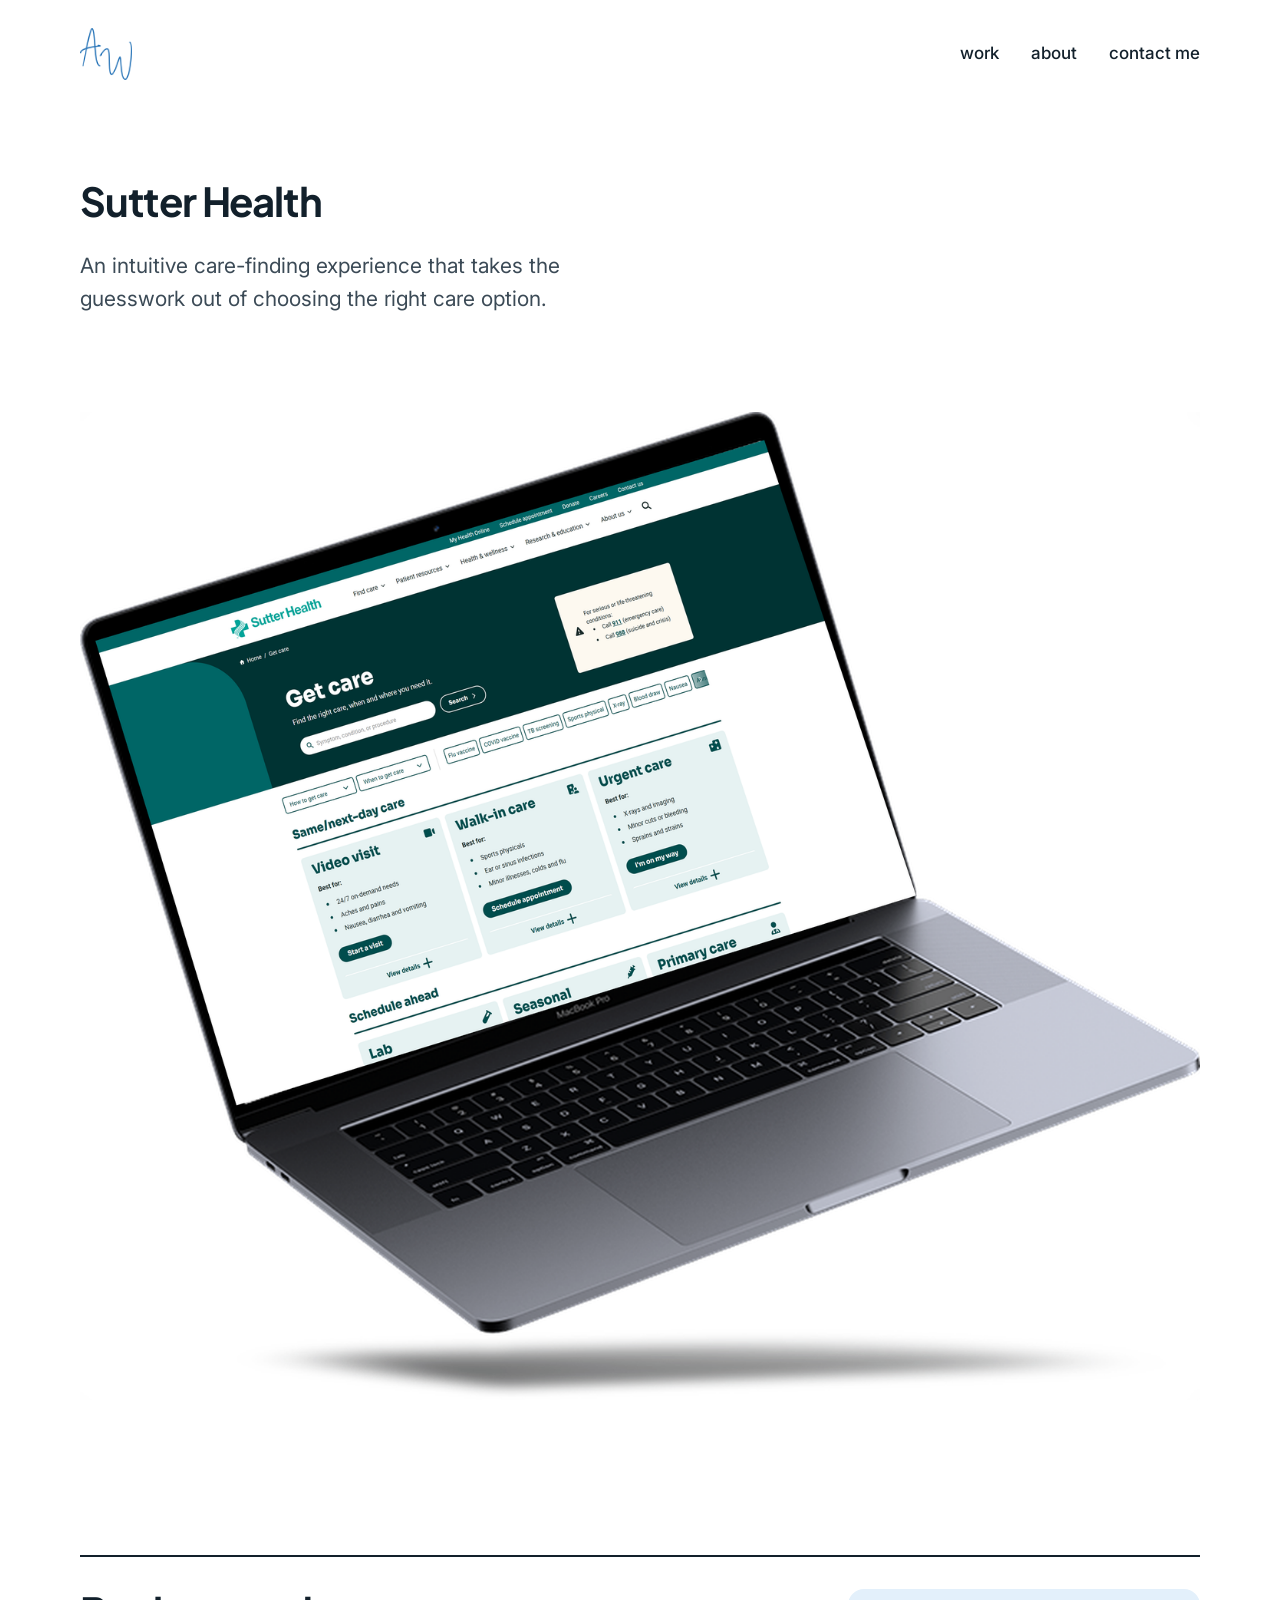
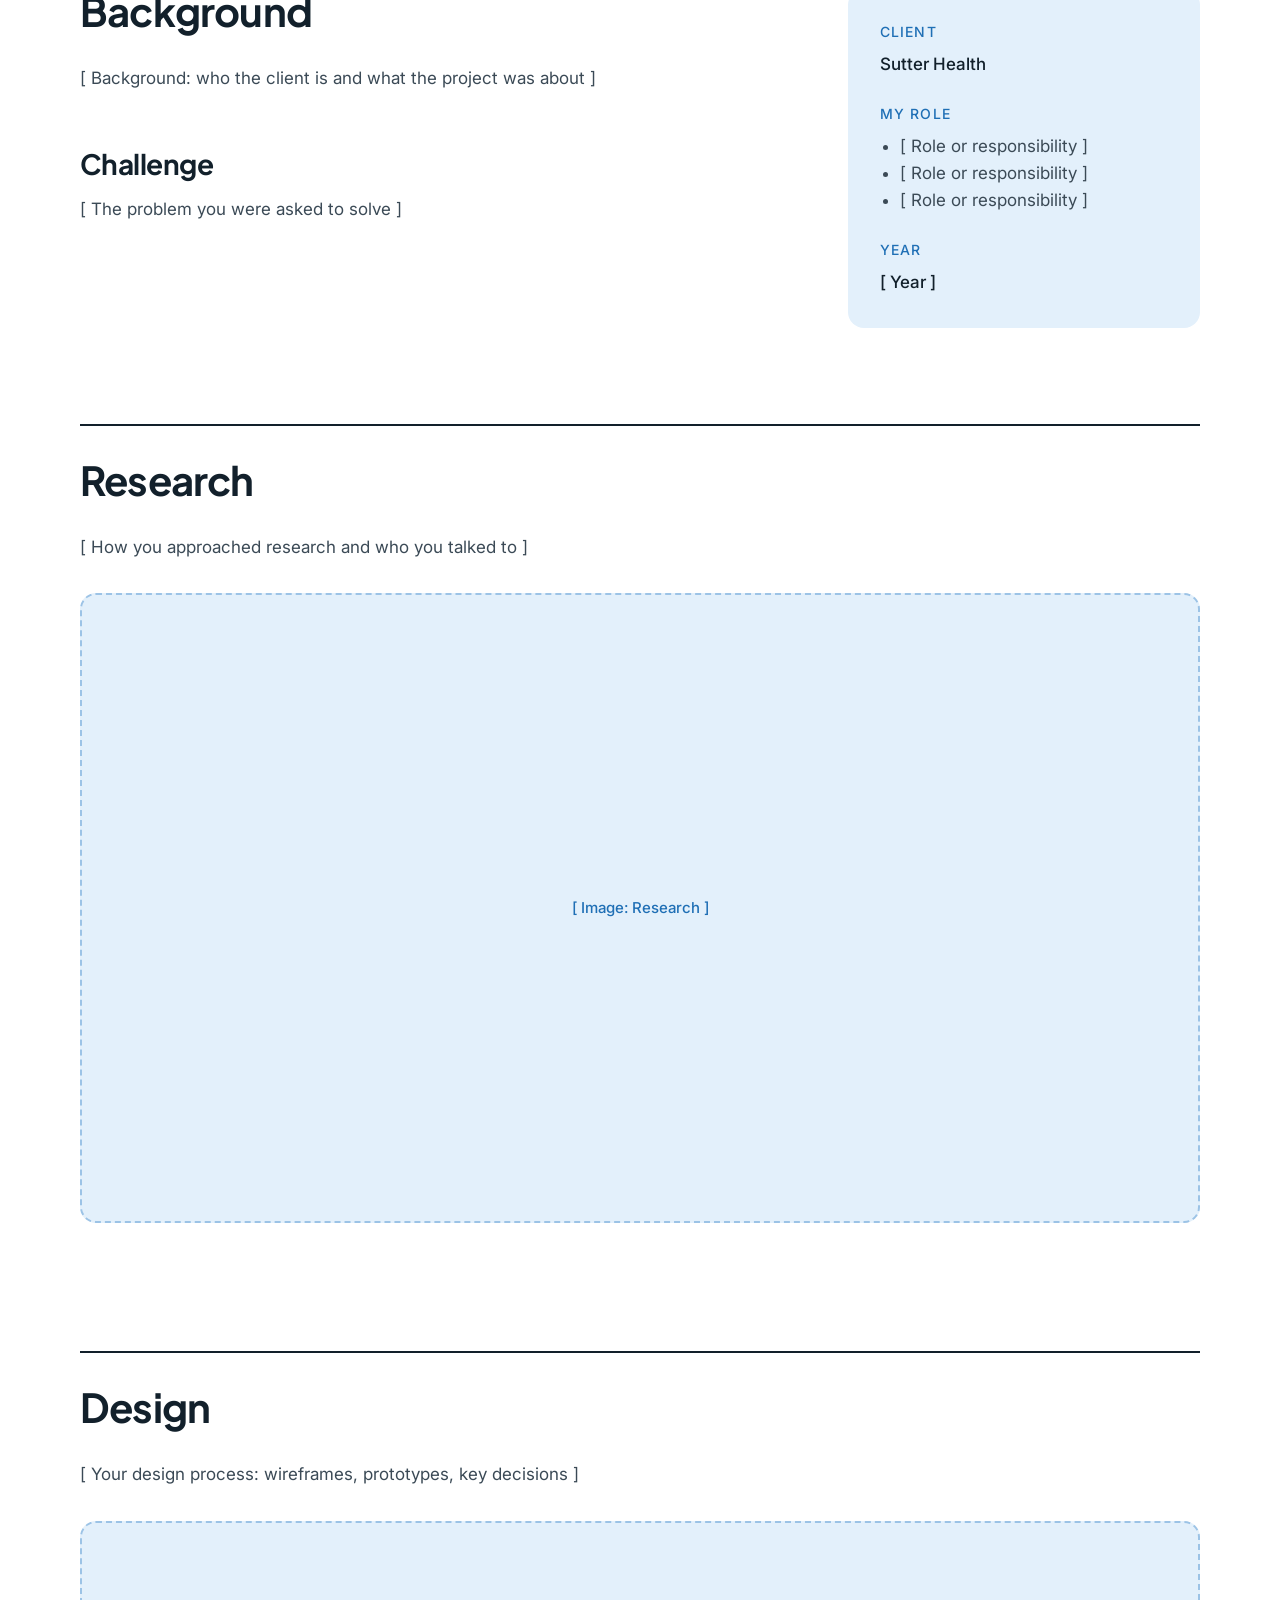
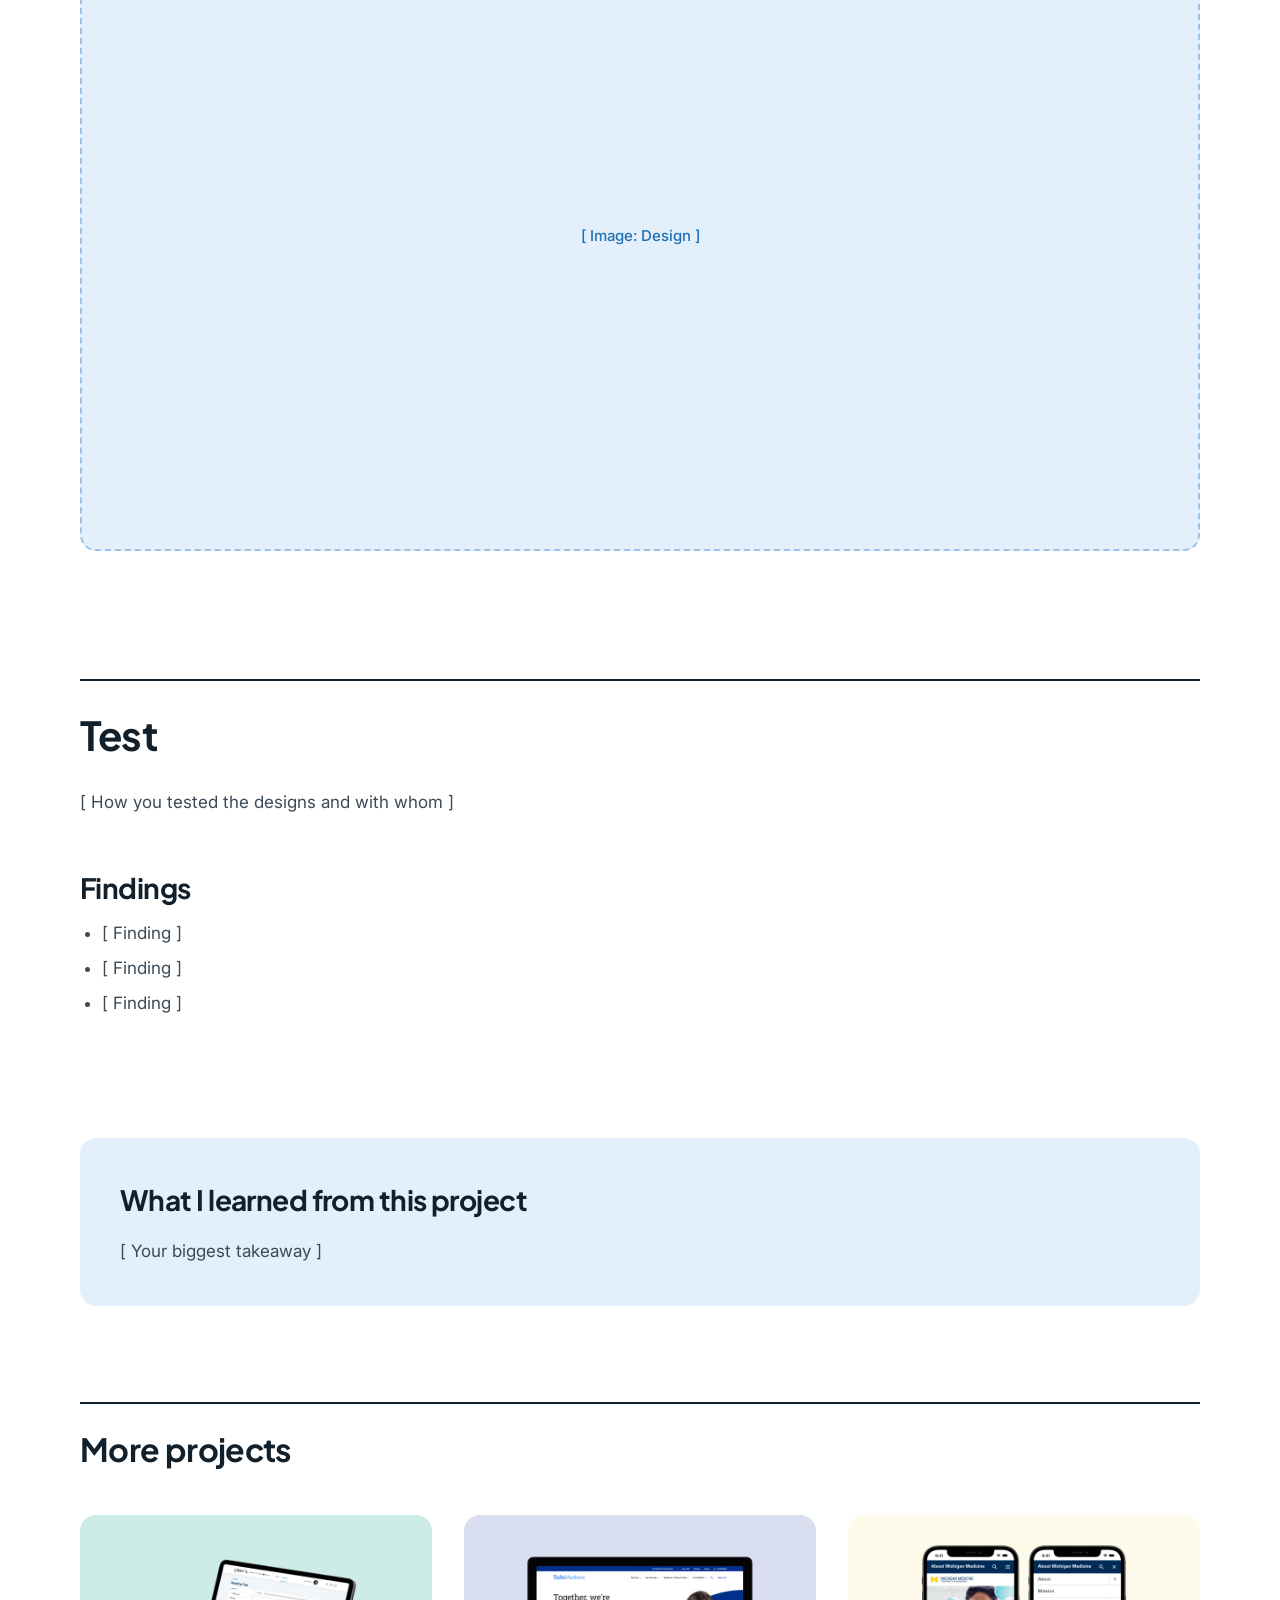
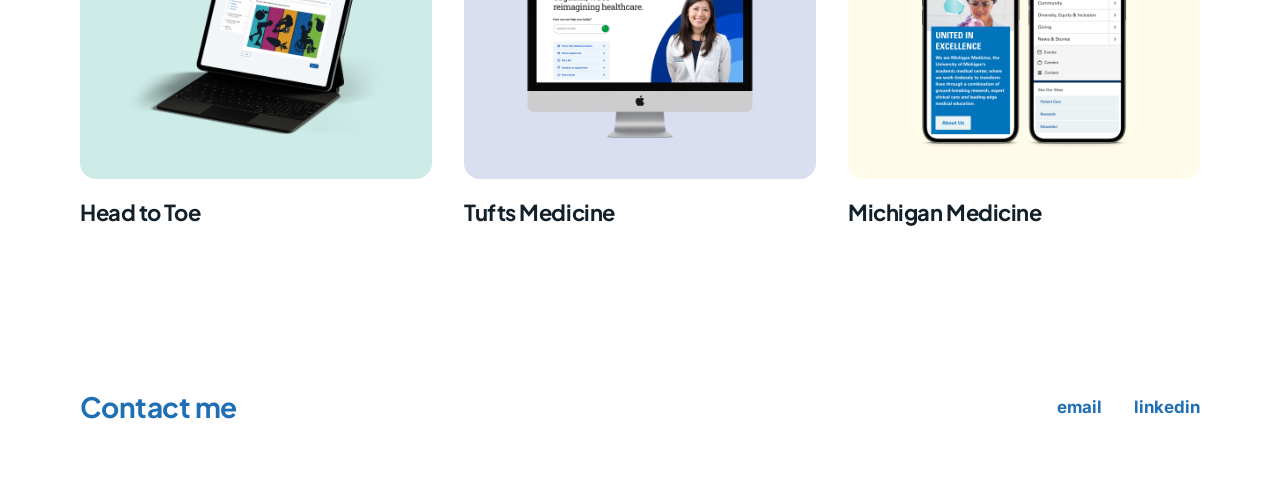
<file: sutter-health.html>
<!doctype html>
<html lang="en">
<head>
<meta charset="utf-8">
<meta name="viewport" content="width=device-width, initial-scale=1">
<title>Sutter Health | Amanda Wright</title>
<link rel="preconnect" href="https://fonts.googleapis.com">
<link rel="preconnect" href="https://fonts.gstatic.com" crossorigin>
<link href="https://fonts.googleapis.com/css2?family=Plus+Jakarta+Sans:wght@500;700&amp;family=Inter:wght@400;500&amp;display=swap" rel="stylesheet">
<link rel="stylesheet" href="styles.css">
</head>
<body>
<div class="site">

<header class="pad" style="max-width:1200px;margin:0 auto;padding:28px 40px;box-sizing:border-box">
<div class="nav-row" style="display:flex;align-items:center;justify-content:space-between;gap:24px">
<a href="index.html" aria-label="Amanda Wright, home" style="display:inline-flex"><img src="images/27132ba17606718ee2338d03e7298d8b.png" alt="Amanda Wright" width="256" height="256" style="display:block;width:52px;height:52px"></a>
<nav style="display:flex;align-items:center;gap:32px">
<a class="nav-link" href="work.html" style="font-weight:500">work</a>
<a class="nav-link" href="about.html" style="font-weight:500">about</a>
<a class="nav-link" href="#contact" style="font-weight:500">contact me</a>
</nav>
</div>
</header>

<section class="pad" style="max-width:1200px;margin:0 auto;padding:72px 40px 88px;box-sizing:border-box">
<div class="hero-grid">
<div>
<h1 class="hero-title" style="color:#12202B;margin:0 0 28px;font-family:'Plus Jakarta Sans',sans-serif;font-weight:700;font-size:64px;line-height:1.05;letter-spacing:-0.03em">Sutter Health</h1>
<p style="margin:0;max-width:560px;font-size:21px;line-height:1.55;color:#3B4A56">An intuitive care-finding experience that takes the guesswork out of choosing the right care option.</p>
</div>
<div style="aspect-ratio:1/1;border-radius:16px;overflow:hidden"><img src="images/089c64c94938915259b9148faba1eed8.png" alt="Sutter Health Get care page shown on a laptop" width="1460" height="1290" style="display:block;width:100%;height:100%;object-fit:contain"></div>
</div>
</section>

<section class="pad" style="max-width:1200px;margin:0 auto;padding:0 40px 96px;box-sizing:border-box">
<div style="border-top:2px solid #12202B;padding-top:32px">
<div class="two-col">
<div>
<h2 class="h2">Background</h2>
<p class="body">[ Background: who the client is and what the project was about ]</p>
<h3 class="h3">Challenge</h3>
<p class="body">[ The problem you were asked to solve ]</p>
</div>
<aside style="background:#E3F0FB;border-radius:16px;padding:32px;box-sizing:border-box">
<p class="label">Client</p>
<p style="margin:0 0 24px;font-weight:500">Sutter Health</p>
<p class="label">My role</p>
<ul style="margin:0 0 24px;padding-left:20px;color:#3B4A56">
<li>[ Role or responsibility ]</li>
<li>[ Role or responsibility ]</li>
<li>[ Role or responsibility ]</li>
</ul>
<p class="label">Year</p>
<p style="margin:0;font-weight:500">[ Year ]</p>
</aside>
</div>
</div>
</section>

<section class="pad" style="max-width:1200px;margin:0 auto;padding:0 40px 96px;box-sizing:border-box">
<div style="border-top:2px solid #12202B;padding-top:32px">
<h2 class="h2">Research</h2>
<p class="body">[ How you approached research and who you talked to ]</p>
<div class="ph" style="aspect-ratio:16/9">[ Image: Research ]</div>
</div>
</section>

<section class="pad" style="max-width:1200px;margin:0 auto;padding:0 40px 96px;box-sizing:border-box">
<div style="border-top:2px solid #12202B;padding-top:32px">
<h2 class="h2">Design</h2>
<p class="body">[ Your design process: wireframes, prototypes, key decisions ]</p>
<div class="ph" style="aspect-ratio:16/9">[ Image: Design ]</div>
</div>
</section>

<section class="pad" style="max-width:1200px;margin:0 auto;padding:0 40px 96px;box-sizing:border-box">
<div style="border-top:2px solid #12202B;padding-top:32px">
<h2 class="h2">Test</h2>
<p class="body">[ How you tested the designs and with whom ]</p>
<h3 class="h3">Findings</h3>
<ul class="list">
<li>[ Finding ]</li>
<li>[ Finding ]</li>
<li>[ Finding ]</li>
</ul>
</div>
</section>

<section class="pad" style="max-width:1200px;margin:0 auto;padding:0 40px 96px;box-sizing:border-box">
<div style="background:#E3F0FB;border-radius:16px;padding:40px;box-sizing:border-box">
<h2 style="margin:0 0 16px;font-family:'Plus Jakarta Sans',sans-serif;font-weight:700;font-size:28px;letter-spacing:-0.02em">What I learned from this project</h2>
<p style="margin:0;color:#3B4A56">[ Your biggest takeaway ]</p>
</div>
</section>

<section class="pad" style="max-width:1200px;margin:0 auto;padding:0 40px 112px;box-sizing:border-box">
<div style="border-top:2px solid #12202B;padding-top:20px;margin-bottom:40px">
<h2 style="margin:0;font-family:'Plus Jakarta Sans',sans-serif;font-weight:700;font-size:32px;letter-spacing:-0.02em">More projects</h2>
</div>
<div class="more-grid">
<a class="card" href="head-to-toe.html" style="display:block">
<div class="card-media" style="aspect-ratio:4/3;background:#CDEBE7;border-radius:16px;overflow:hidden"><img src="images/f73c193afb4509d86936e37b6c3ac87d.png" alt="Head to Toe project graphic" width="1200" height="1200" style="display:block;width:100%;height:100%;object-fit:contain"></div>
<h3 class="card-title" style="margin:20px 0 0;font-family:'Plus Jakarta Sans',sans-serif;font-weight:700;font-size:22px;line-height:1.2;letter-spacing:-0.02em">Head to Toe</h3>
</a>
<a class="card" href="tufts-medicine.html" style="display:block">
<div class="card-media" style="aspect-ratio:4/3;background:#D9DEF0;border-radius:16px;overflow:hidden"><img src="images/75936665af127f175562d0f6b57b8d2f.png" alt="Tufts Medicine project graphic" width="1200" height="1200" style="display:block;width:100%;height:100%;object-fit:contain"></div>
<h3 class="card-title" style="margin:20px 0 0;font-family:'Plus Jakarta Sans',sans-serif;font-weight:700;font-size:22px;line-height:1.2;letter-spacing:-0.02em">Tufts Medicine</h3>
</a>
<a class="card" href="michigan-medicine.html" style="display:block">
<div class="card-media" style="aspect-ratio:4/3;background:#FFFBEA;border-radius:16px;overflow:hidden"><img src="images/0a3b27de3cef2053ec0826f7de58956c.png" alt="Michigan Medicine project graphic" width="1200" height="1200" style="display:block;width:100%;height:100%;object-fit:contain"></div>
<h3 class="card-title" style="margin:20px 0 0;font-family:'Plus Jakarta Sans',sans-serif;font-weight:700;font-size:22px;line-height:1.2;letter-spacing:-0.02em">Michigan Medicine</h3>
</a>
</div>
</section>

<footer id="contact" style="background:#FFFFFF;color:#1F6FB5">
<div class="pad" style="max-width:1200px;margin:0 auto;padding:48px 40px;box-sizing:border-box;display:flex;flex-wrap:wrap;align-items:center;justify-content:space-between;gap:24px">
<h2 style="margin:0;font-family:'Plus Jakarta Sans',sans-serif;font-weight:700;font-size:28px;letter-spacing:-0.02em">Contact me</h2>
<div style="display:flex;gap:32px">
<a class="nav-link" href="mailto:mandakwright@gmail.com" style="font-weight:700">email</a>
<a class="nav-link" href="https://www.linkedin.com/in/amandauxdesign/" target="_blank" rel="noopener noreferrer" style="font-weight:700">linkedin</a>
</div>
</div>
</footer>

</div>
</body>
</html>
</file>
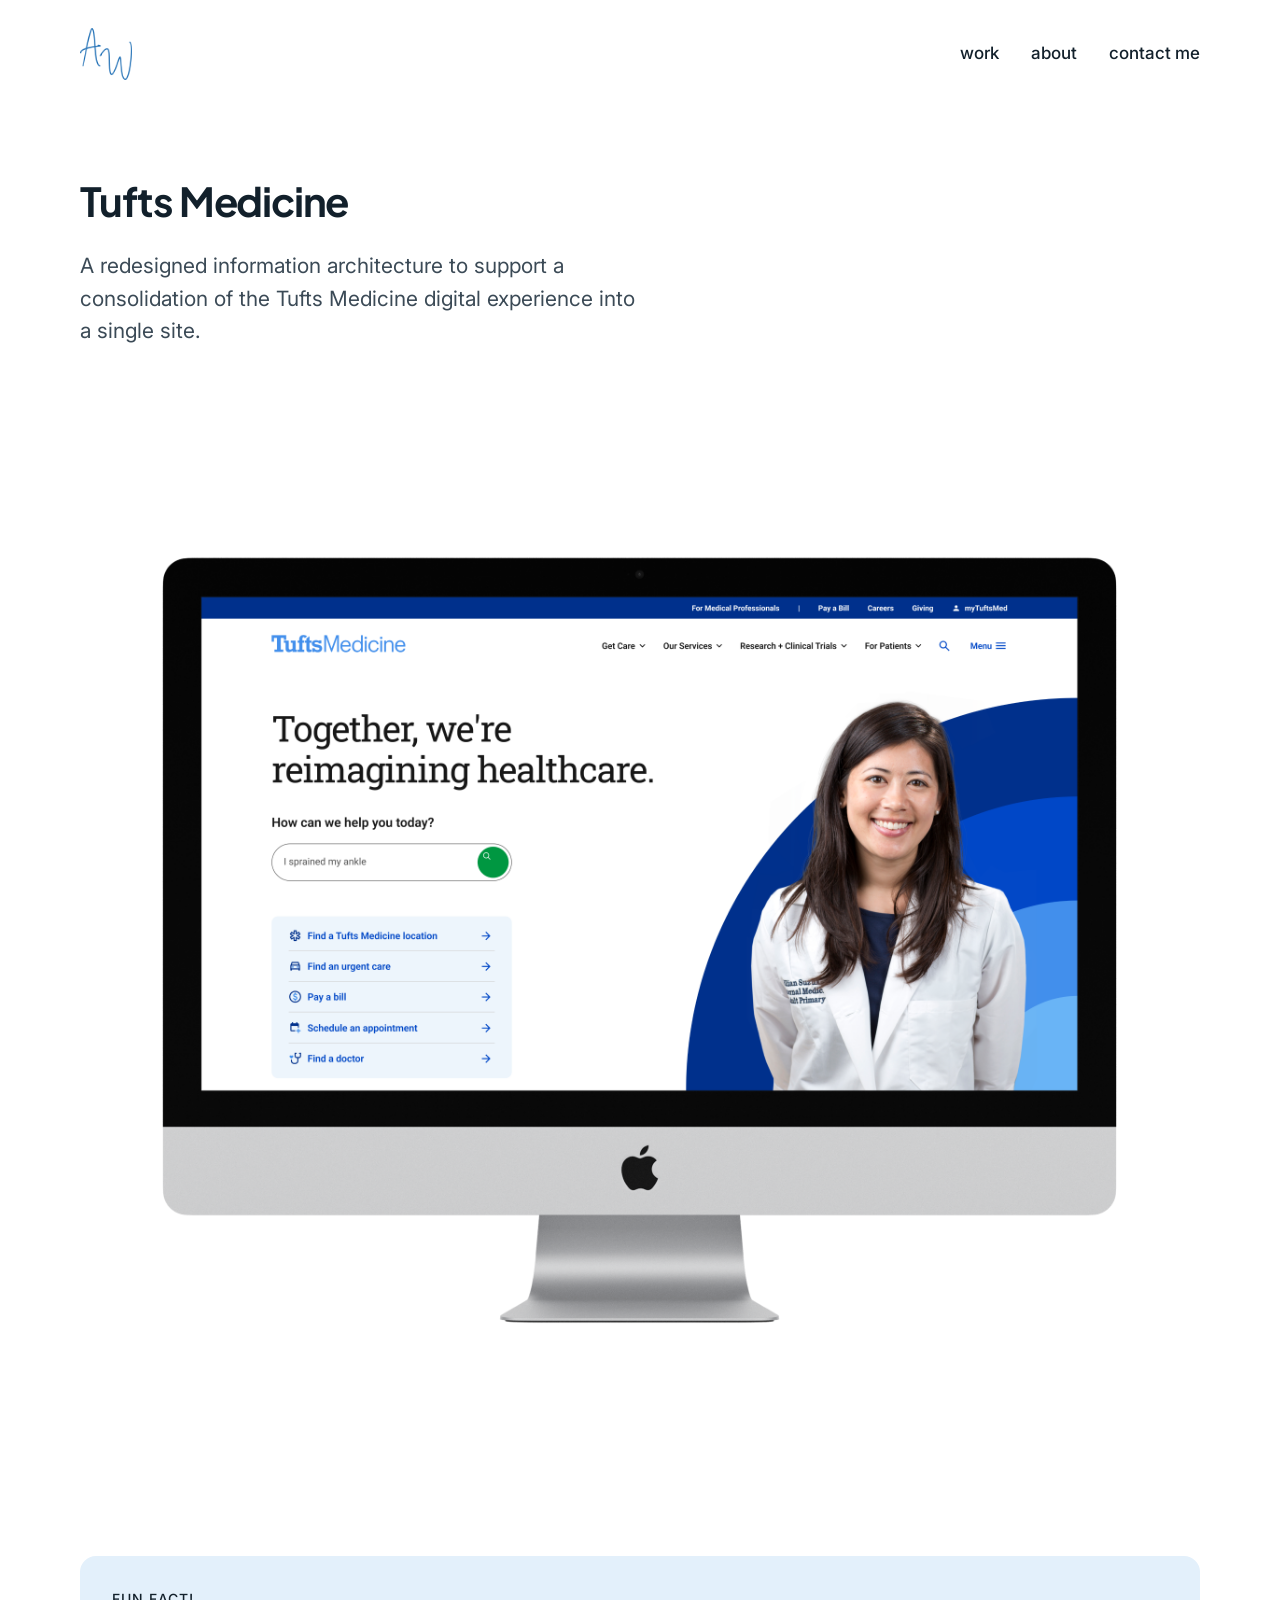
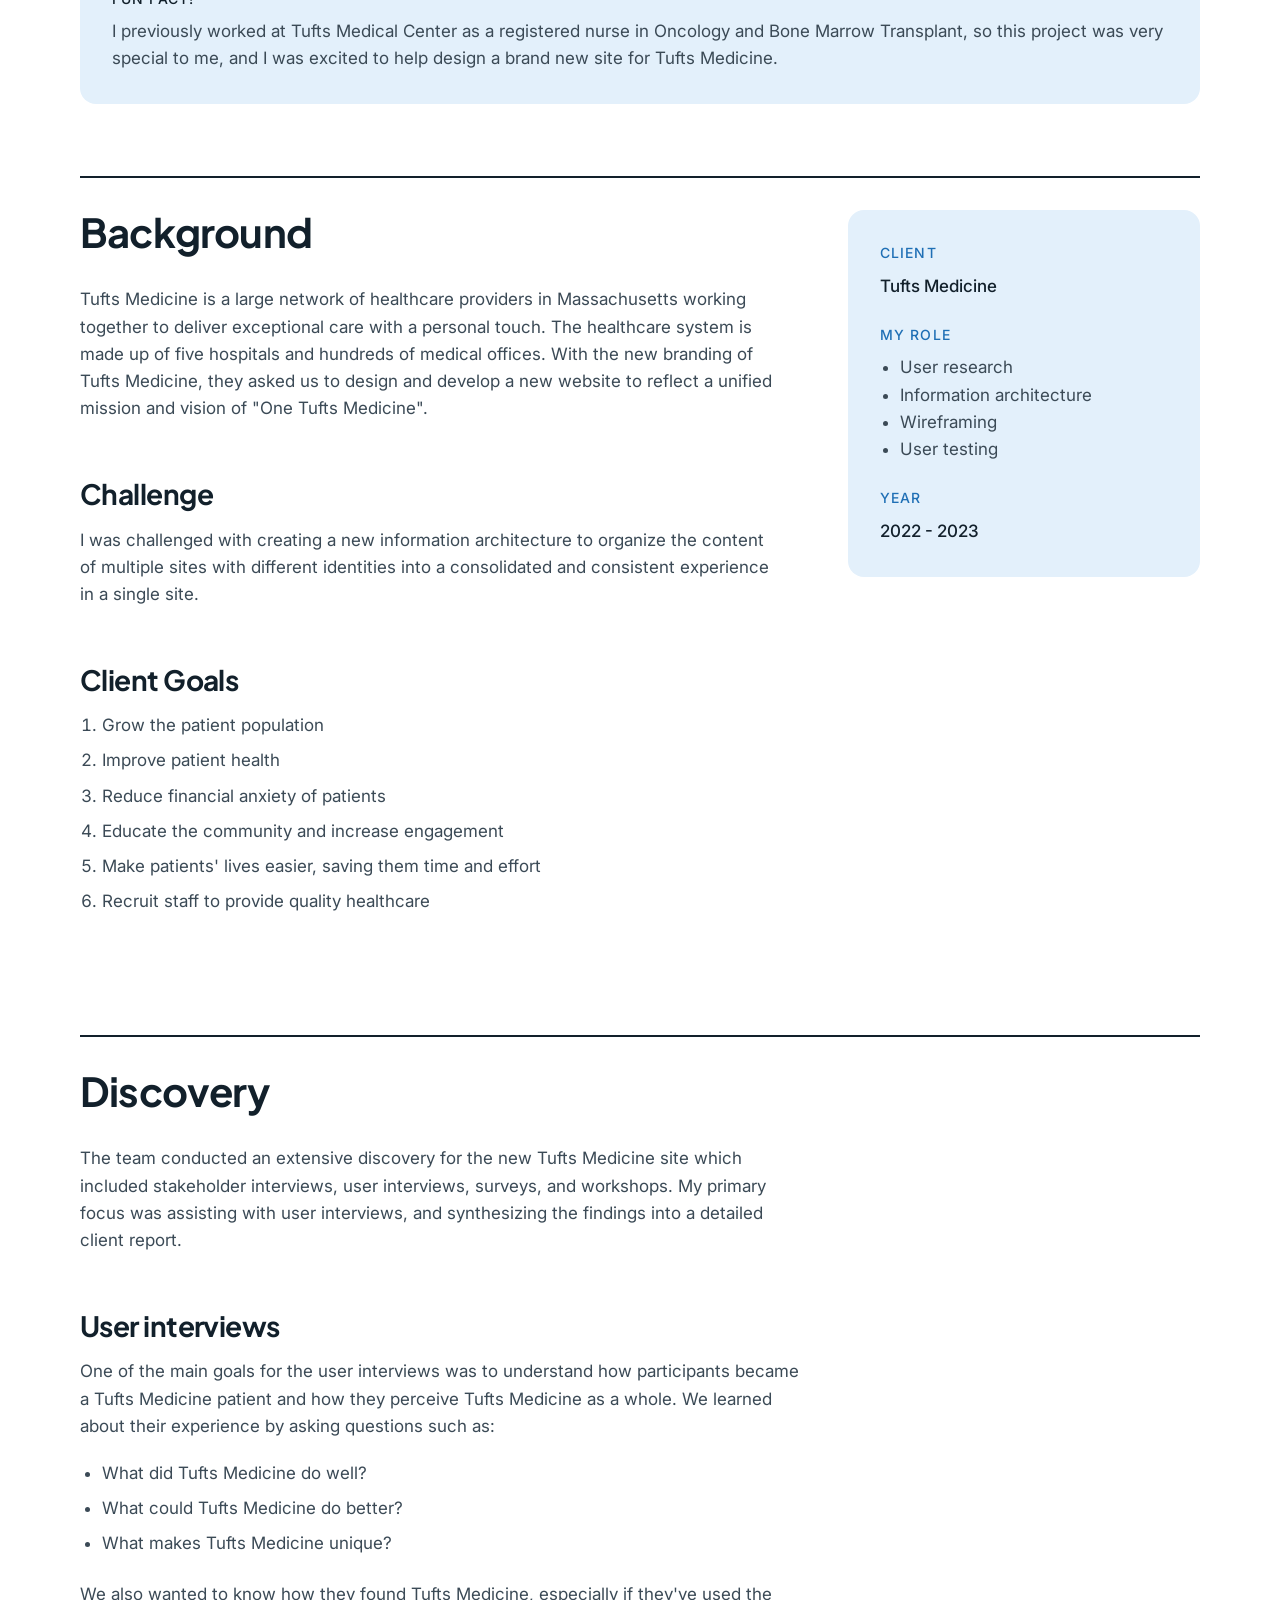
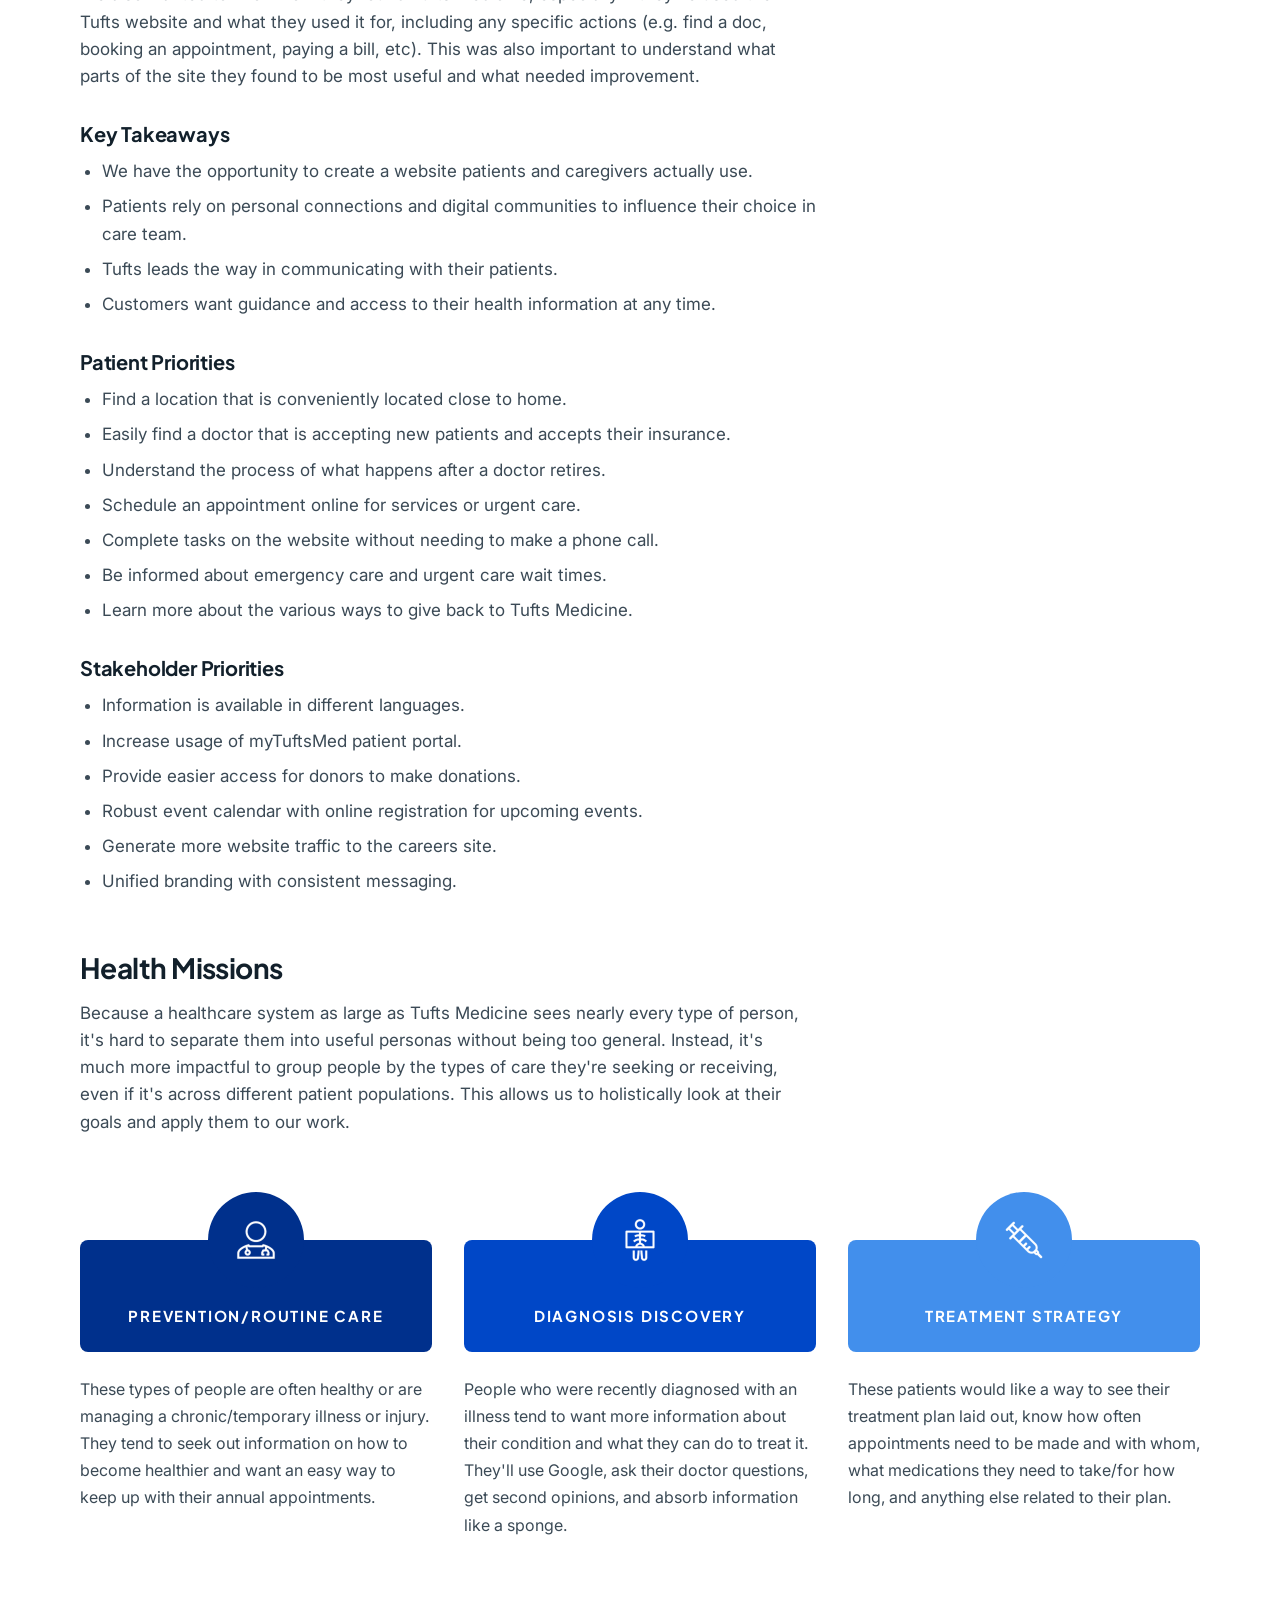
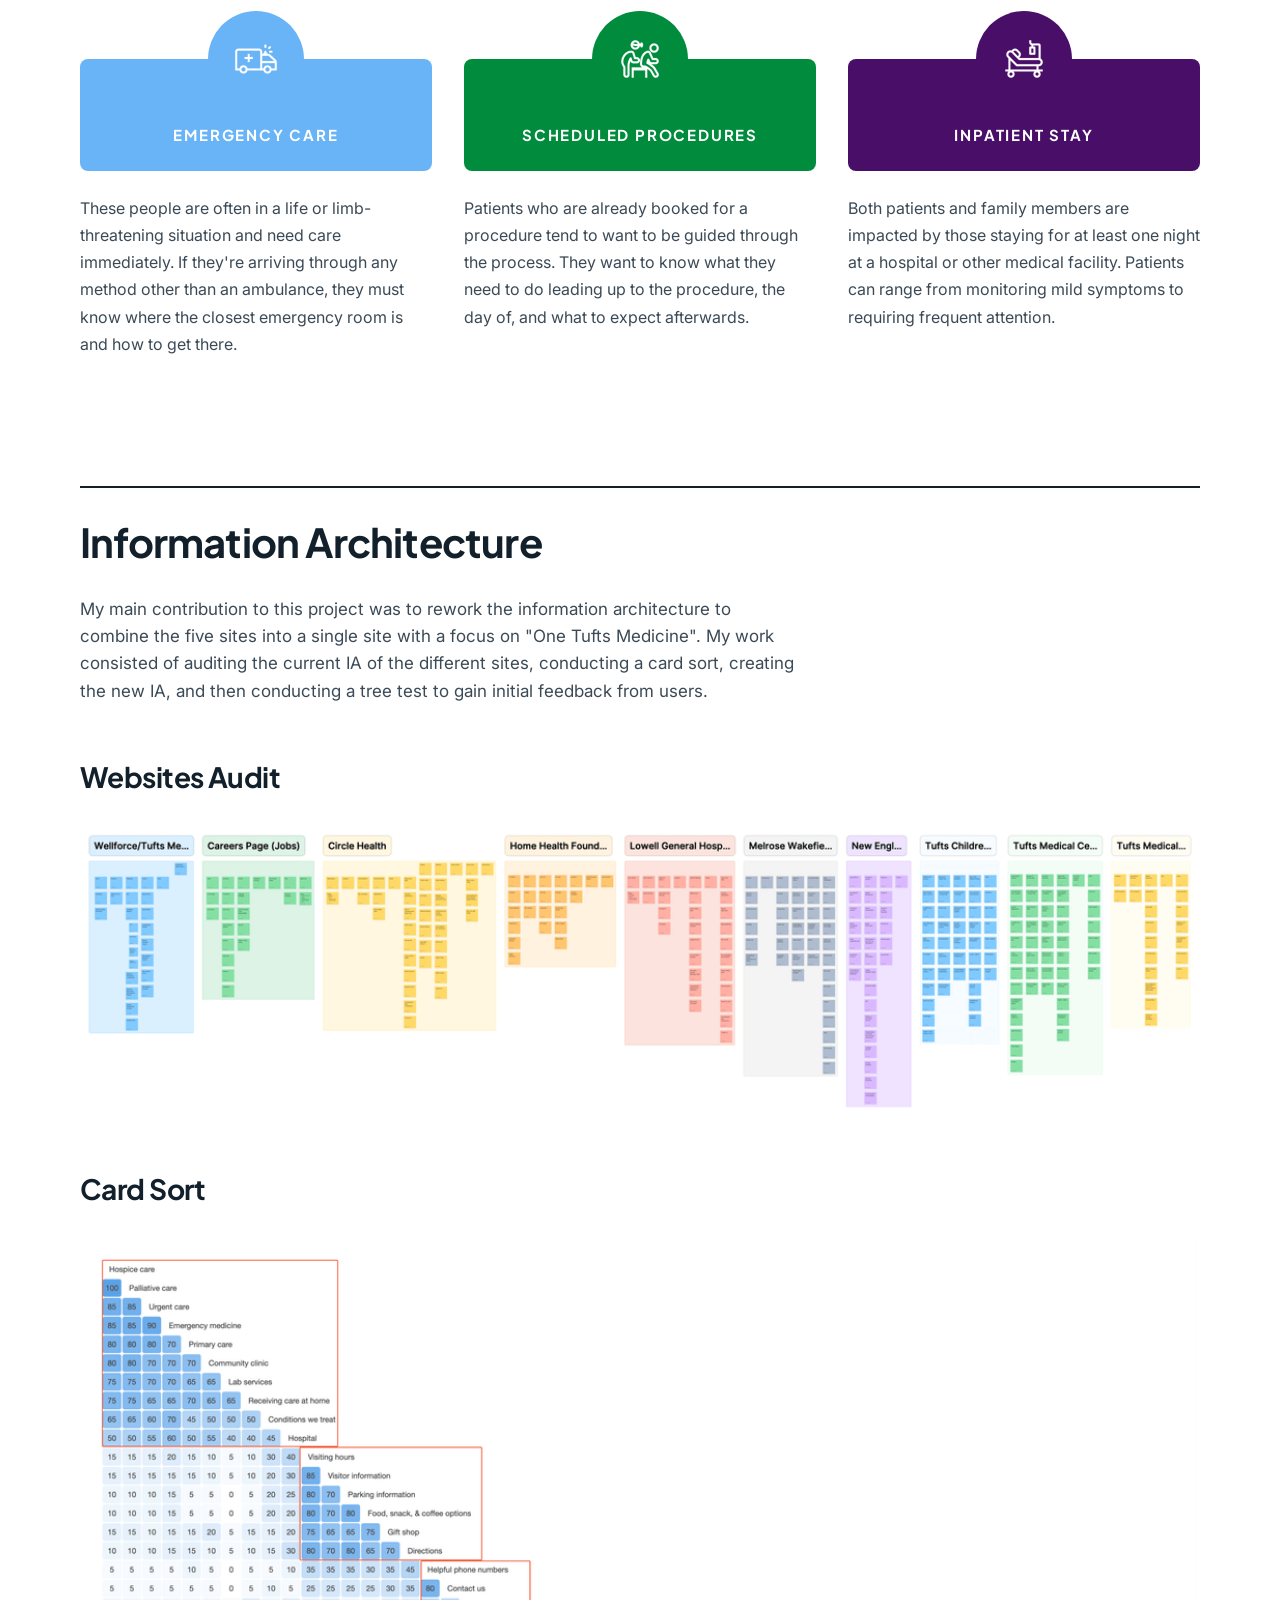
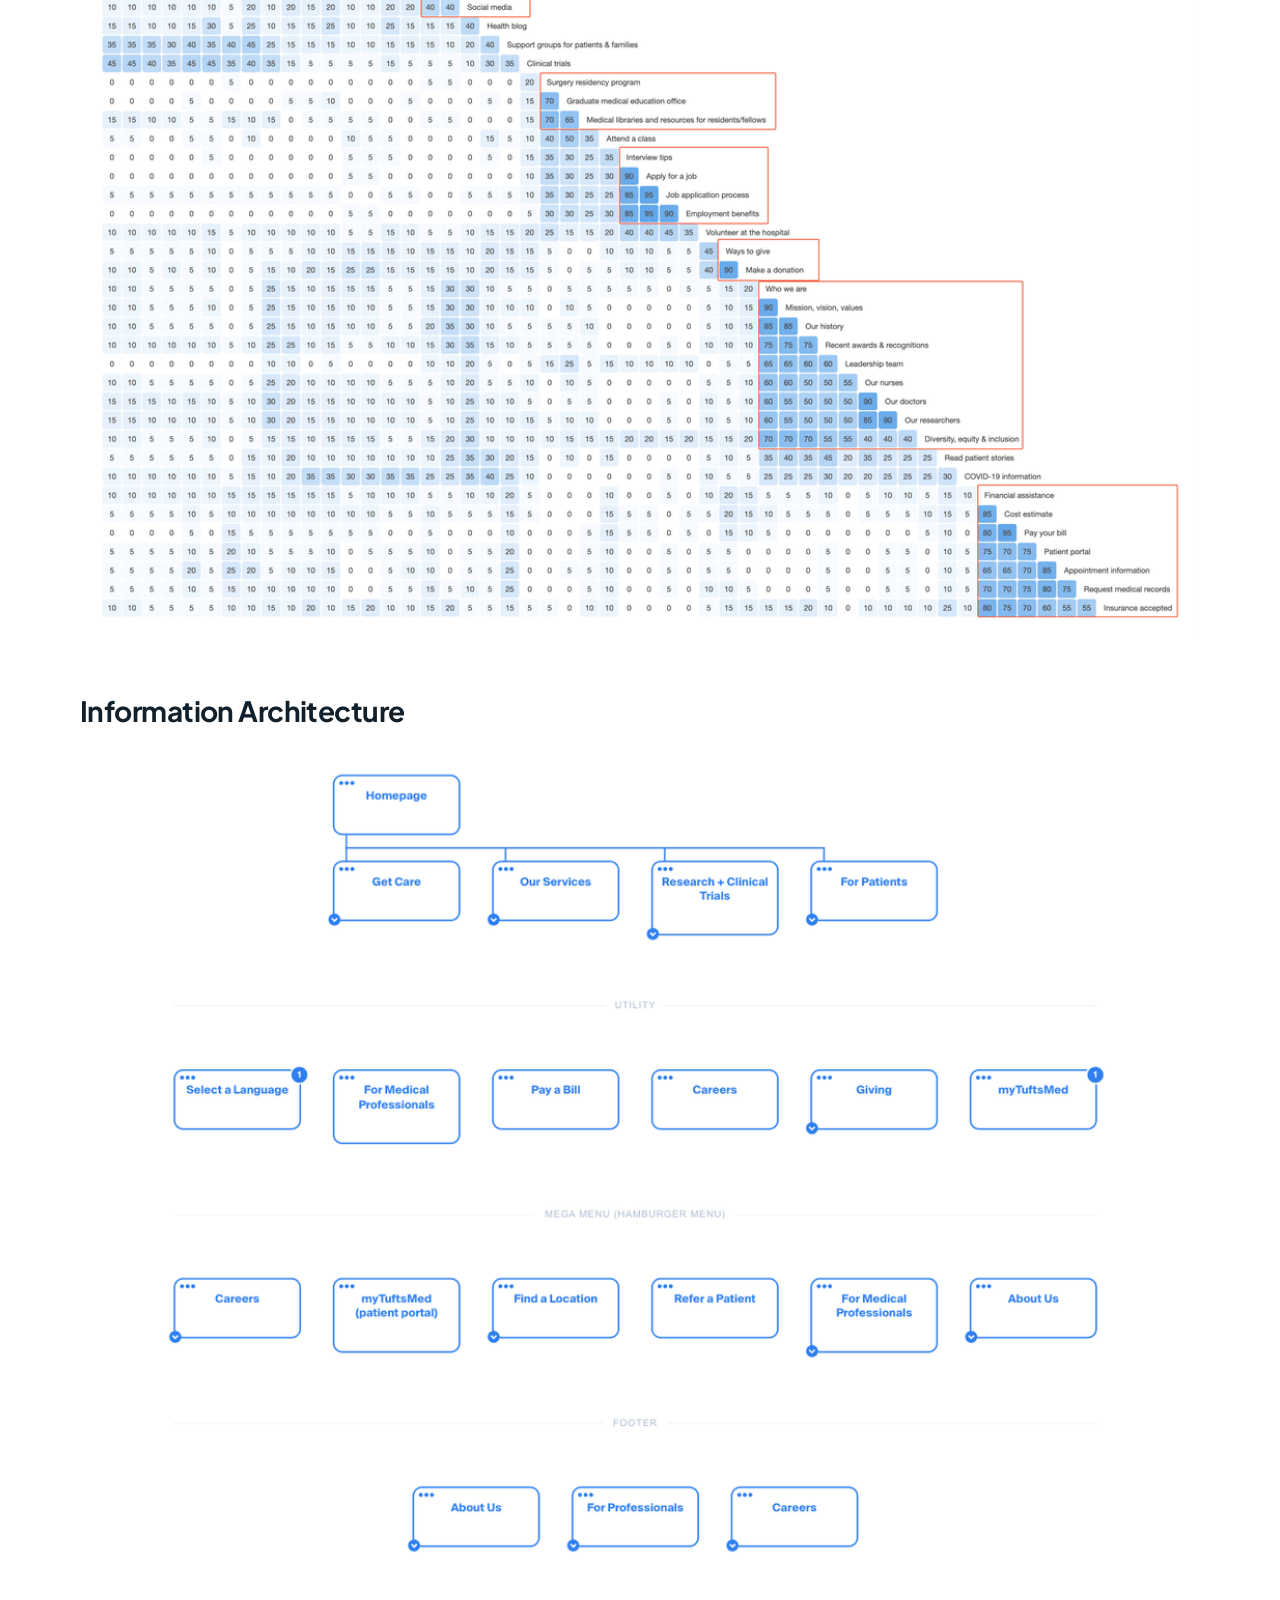
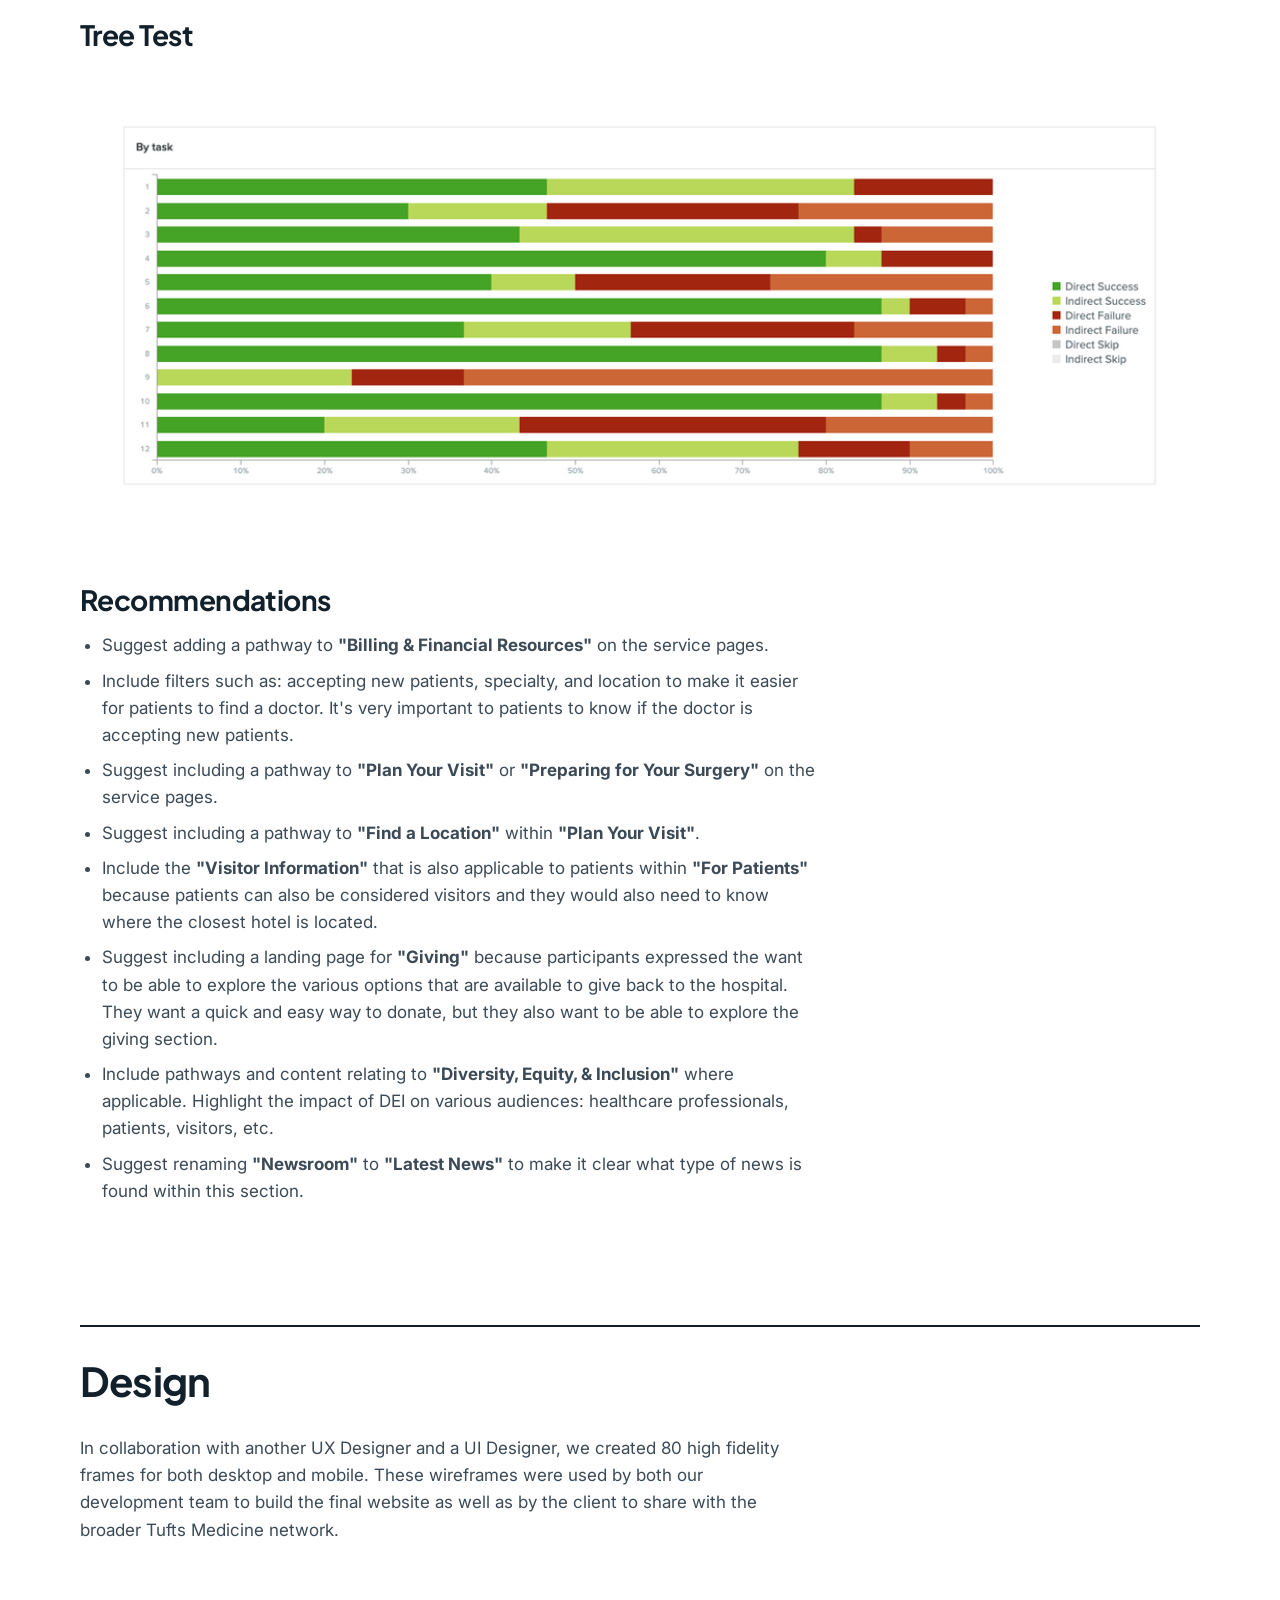
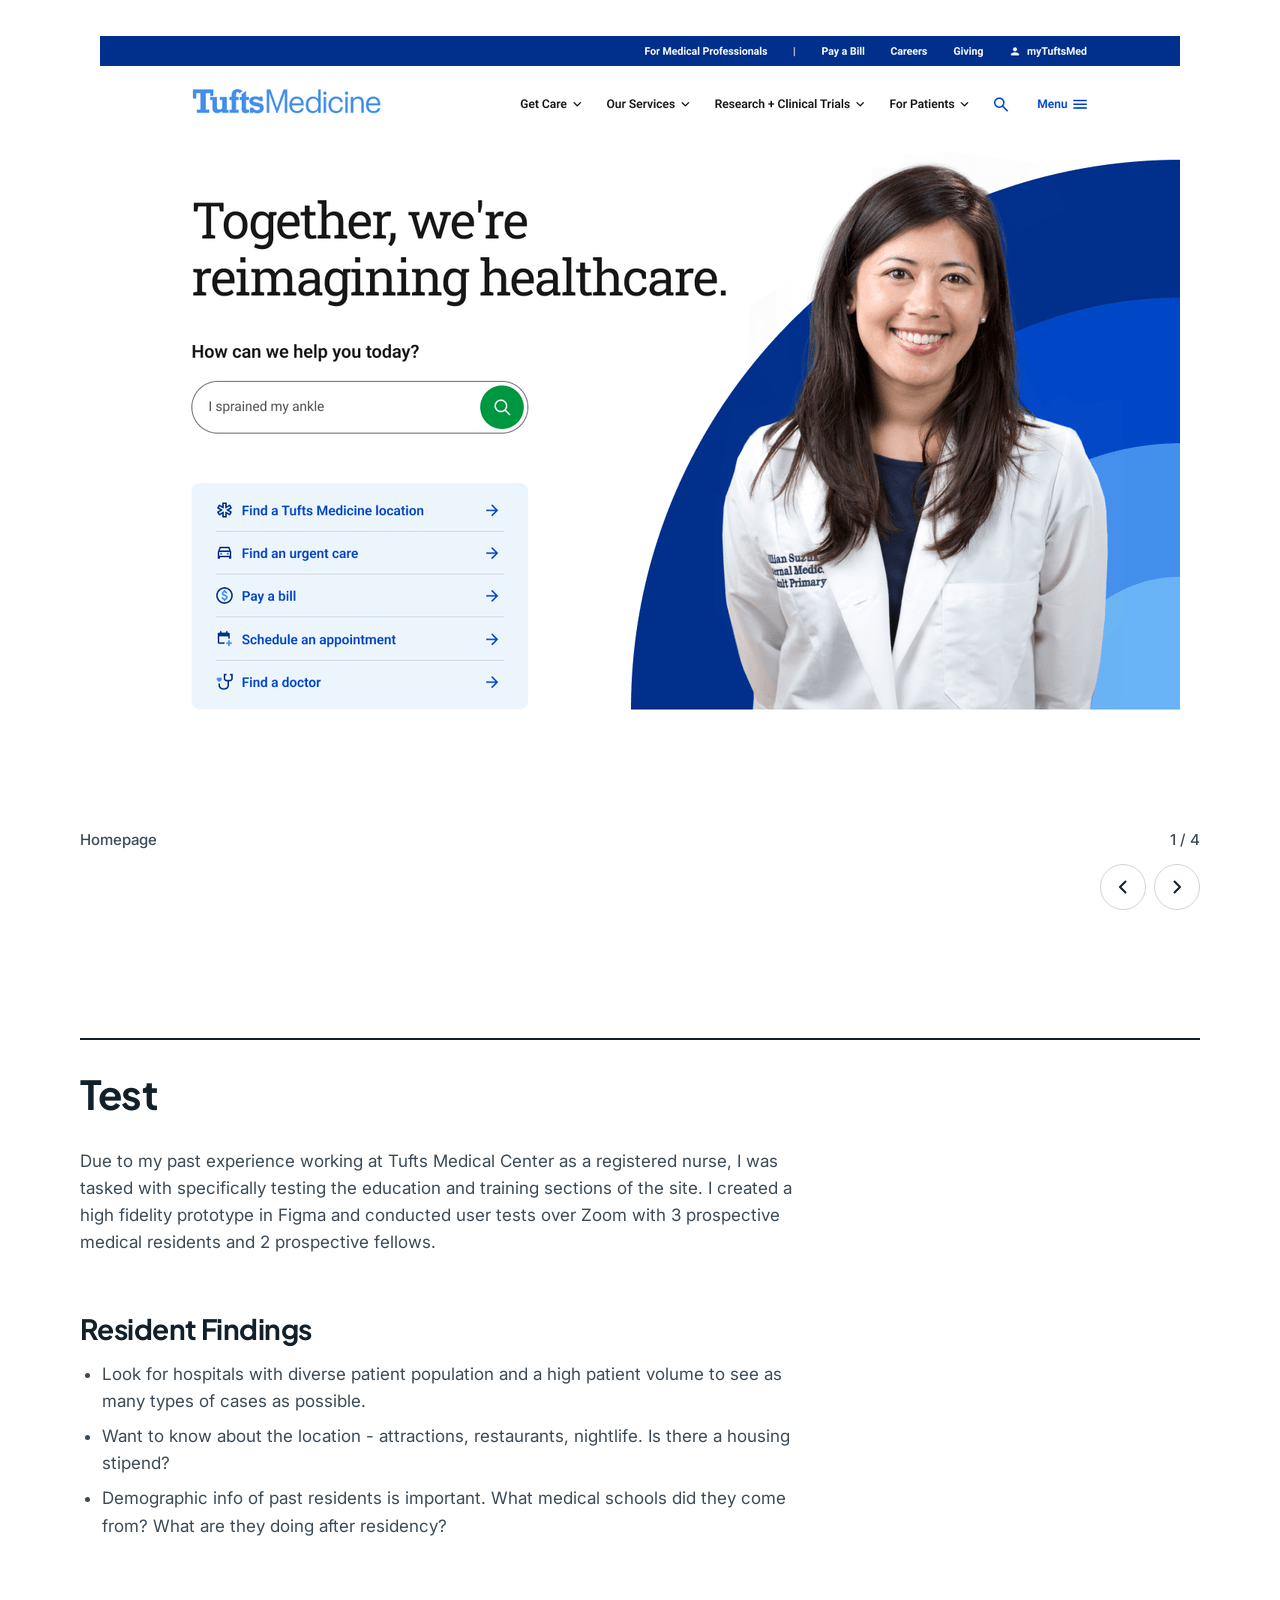
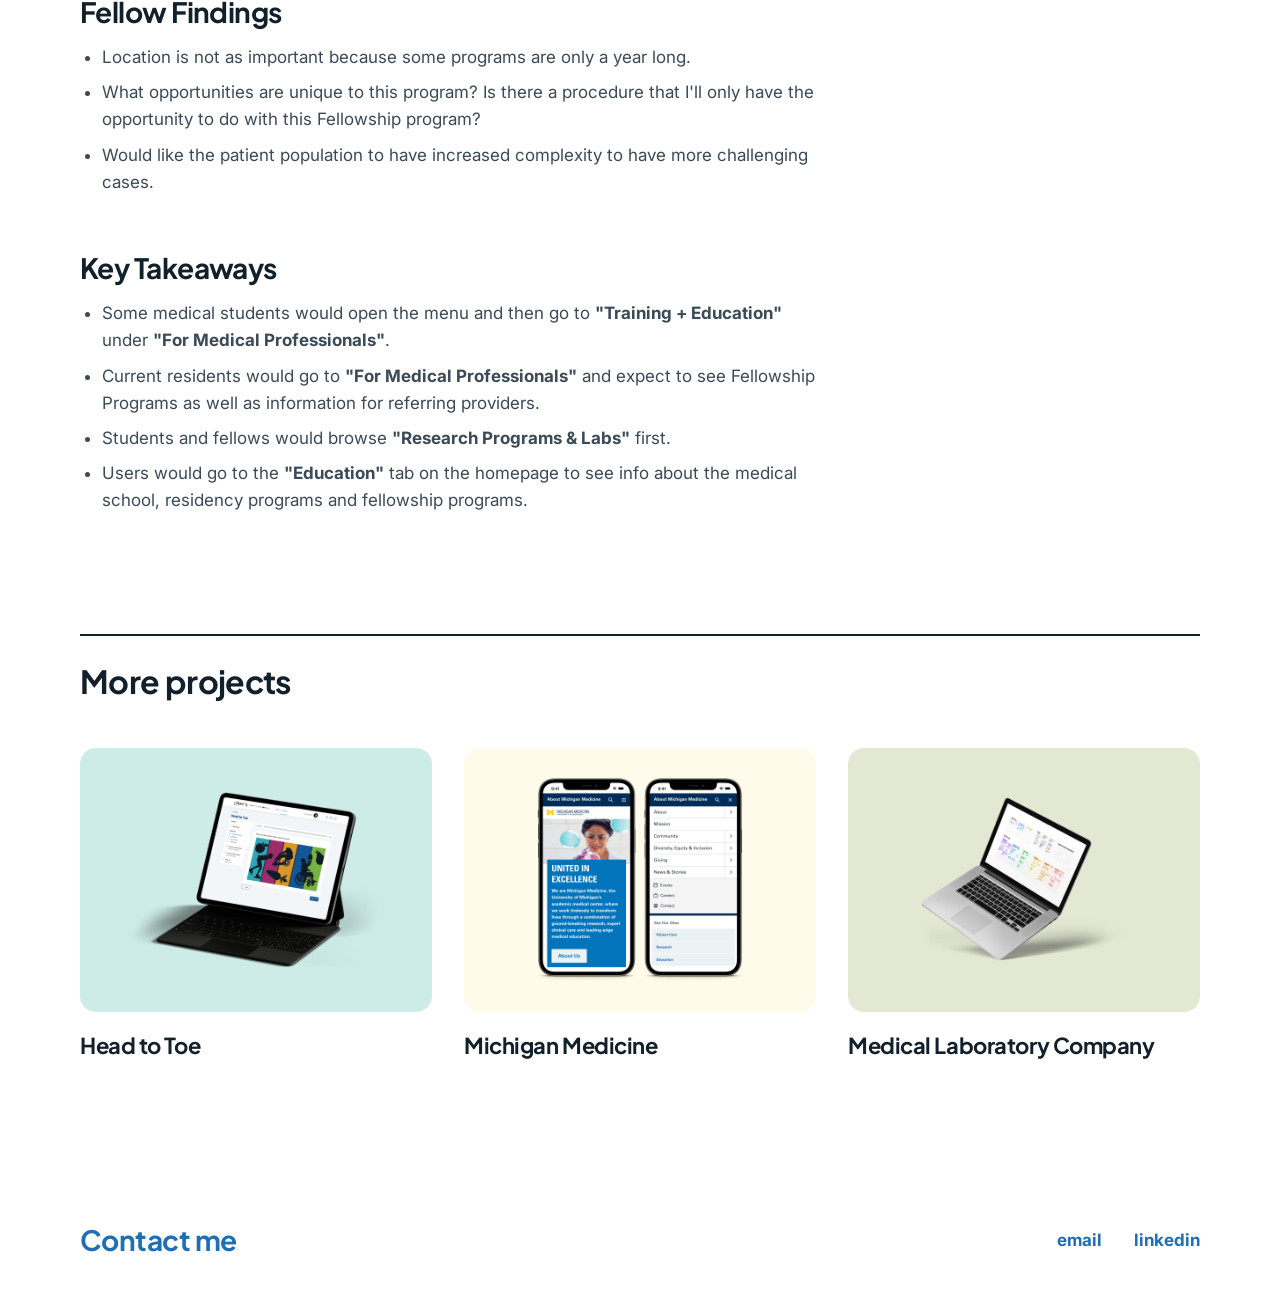
<file: tufts-medicine.html>
<!doctype html>
<html lang="en">
<head>
<meta charset="utf-8">
<meta name="viewport" content="width=device-width, initial-scale=1">
<title>Tufts Medicine | Amanda Wright</title>
<link rel="preconnect" href="https://fonts.googleapis.com">
<link rel="preconnect" href="https://fonts.gstatic.com" crossorigin>
<link href="https://fonts.googleapis.com/css2?family=Plus+Jakarta+Sans:wght@500;700&amp;family=Inter:wght@400;500&amp;display=swap" rel="stylesheet">
<link rel="stylesheet" href="styles.css">
</head>
<body>
<div class="site">

<header class="pad" style="max-width:1200px;margin:0 auto;padding:28px 40px;box-sizing:border-box">
<div class="nav-row" style="display:flex;align-items:center;justify-content:space-between;gap:24px">
<a href="index.html" aria-label="Amanda Wright, home" style="display:inline-flex"><img src="images/27132ba17606718ee2338d03e7298d8b.png" alt="Amanda Wright" width="256" height="256" style="display:block;width:52px;height:52px"></a>
<nav style="display:flex;align-items:center;gap:32px">
<a class="nav-link" href="work.html" style="font-weight:500">work</a>
<a class="nav-link" href="about.html" style="font-weight:500">about</a>
<a class="nav-link" href="#contact" style="font-weight:500">contact me</a>
</nav>
</div>
</header>

<section class="pad" style="max-width:1200px;margin:0 auto;padding:72px 40px 56px;box-sizing:border-box">
<div class="hero-grid">
<div>
<h1 class="hero-title" style="color:#12202B;margin:0 0 28px;font-family:'Plus Jakarta Sans',sans-serif;font-weight:700;font-size:64px;line-height:1.05;letter-spacing:-0.03em">Tufts Medicine</h1>
<p style="margin:0;max-width:560px;font-size:21px;line-height:1.55;color:#3B4A56">A redesigned information architecture to support a consolidation of the Tufts Medicine digital experience into a single site.</p>
</div>
<div style="aspect-ratio: 1/1; border-radius: 16px; overflow: hidden; background-color: #ffffff"><img src="images/75936665af127f175562d0f6b57b8d2f.png" alt="Tufts Medicine project graphic" width="1200" height="1200" style="display:block;width:100%;height:100%;object-fit:contain"></div>
</div>
</section>

<section class="pad" style="max-width:1200px;margin:0 auto;padding:0 40px 72px;box-sizing:border-box">
<div style="border-radius: 16px; padding: 32px; box-sizing: border-box; background-color: #E3F0FB">
<p class="label" style="color:#12202B">FUN FACT!</p>
<p style="margin:0;color:#3B4A56">I previously worked at Tufts Medical Center as a registered nurse in Oncology and Bone Marrow Transplant, so this project was very special to me, and I was excited to help design a brand new site for Tufts Medicine.</p>
</div>
</section>

<section class="pad" style="max-width:1200px;margin:0 auto;padding:0 40px 96px;box-sizing:border-box">
<div style="border-top:2px solid #12202B;padding-top:32px">
<div class="two-col">
<div>
<h2 class="h2">Background</h2>
<p class="body">Tufts Medicine is a large network of healthcare providers in Massachusetts working together to deliver exceptional care with a personal touch. The healthcare system is made up of five hospitals and hundreds of medical offices. With the new branding of Tufts Medicine, they asked us to design and develop a new website to reflect a unified mission and vision of "One Tufts Medicine".</p>
<h3 class="h3">Challenge</h3>
<p class="body">I was challenged with creating a new information architecture to organize the content of multiple sites with different identities into a consolidated and consistent experience in a single site.</p>
<h3 class="h3">Client Goals</h3>
<ol class="list">
<li>Grow the patient population</li>
<li>Improve patient health</li>
<li>Reduce financial anxiety of patients</li>
<li>Educate the community and increase engagement</li>
<li>Make patients' lives easier, saving them time and effort</li>
<li>Recruit staff to provide quality healthcare</li>
</ol>
</div>
<aside style="background:#E3F0FB;border-radius:16px;padding:32px;box-sizing:border-box">
<p class="label">Client</p>
<p style="margin:0 0 24px;font-weight:500">Tufts Medicine</p>
<p class="label">My role</p>
<ul style="margin:0 0 24px;padding-left:20px;color:#3B4A56">
<li>User research</li>
<li>Information architecture</li>
<li>Wireframing</li>
<li>User testing</li>
</ul>
<p class="label">Year</p>
<p style="margin:0;font-weight:500">2022 - 2023</p>
</aside>
</div>
</div>
</section>

<section class="pad" style="max-width:1200px;margin:0 auto;padding:0 40px 96px;box-sizing:border-box">
<div style="border-top:2px solid #12202B;padding-top:32px">
<h2 class="h2">Discovery</h2>
<p class="body">The team conducted an extensive discovery for the new Tufts Medicine site which included stakeholder interviews, user interviews, surveys, and workshops. My primary focus was assisting with user interviews, and synthesizing the findings into a detailed client report.</p>

<h3 class="h3">User interviews</h3>
<p class="body">One of the main goals for the user interviews was to understand how participants became a Tufts Medicine patient and how they perceive Tufts Medicine as a whole. We learned about their experience by asking questions such as:</p>
<ul class="list">
<li>What did Tufts Medicine do well?</li>
<li>What could Tufts Medicine do better?</li>
<li>What makes Tufts Medicine unique?</li>
</ul>
<p class="body">We also wanted to know how they found Tufts Medicine, especially if they've used the Tufts website and what they used it for, including any specific actions (e.g. find a doc, booking an appointment, paying a bill, etc). This was also important to understand what parts of the site they found to be most useful and what needed improvement.</p>

<h4 class="h4">Key Takeaways</h4>
<ul class="list">
<li>We have the opportunity to create a website patients and caregivers actually use.</li>
<li>Patients rely on personal connections and digital communities to influence their choice in care team.</li>
<li>Tufts leads the way in communicating with their patients.</li>
<li>Customers want guidance and access to their health information at any time.</li>
</ul>

<h4 class="h4">Patient Priorities</h4>
<ul class="list">
<li>Find a location that is conveniently located close to home.</li>
<li>Easily find a doctor that is accepting new patients and accepts their insurance.</li>
<li>Understand the process of what happens after a doctor retires.</li>
<li>Schedule an appointment online for services or urgent care.</li>
<li>Complete tasks on the website without needing to make a phone call.</li>
<li>Be informed about emergency care and urgent care wait times.</li>
<li>Learn more about the various ways to give back to Tufts Medicine.</li>
</ul>

<h4 class="h4">Stakeholder Priorities</h4>
<ul class="list">
<li>Information is available in different languages.</li>
<li>Increase usage of myTuftsMed patient portal.</li>
<li>Provide easier access for donors to make donations.</li>
<li>Robust event calendar with online registration for upcoming events.</li>
<li>Generate more website traffic to the careers site.</li>
<li>Unified branding with consistent messaging.</li>
</ul>

<h3 class="h3">Health Missions</h3>
<p class="body">Because a healthcare system as large as Tufts Medicine sees nearly every type of person, it's hard to separate them into useful personas without being too general. Instead, it's much more impactful to group people by the types of care they're seeking or receiving, even if it's across different patient populations. This allows us to holistically look at their goals and apply them to our work.</p>
<div class="mission-grid" style="display:grid;grid-template-columns:repeat(3,minmax(0,1fr));gap:72px 32px;margin:56px 0 32px">
<div>
<div style="position:relative;margin-top:48px;background:#00308C;border-radius:8px;padding:64px 16px 24px;box-sizing:border-box;text-align:center">
<div style="position:absolute;top:-48px;left:50%;margin-left:-48px;width:96px;height:96px;border-radius:50%;background:#00308C;display:flex;align-items:center;justify-content:center"><img src="images/09e97dbf370ceafa443bcaf82275ada8.png" alt="" width="248" height="248" style="display:block;width:62px;height:62px"></div>
<p style="margin:0;color:#FFFFFF;font-family:'Plus Jakarta Sans',sans-serif;font-weight:700;font-size:15px;letter-spacing:0.12em;text-transform:uppercase">Prevention/Routine Care</p>
</div>
<p style="margin:24px 0 0;color:#3B4A56;font-size:16px;line-height:1.7">These types of people are often healthy or are managing a chronic/temporary illness or injury. They tend to seek out information on how to become healthier and want an easy way to keep up with their annual appointments.</p>
</div>
<div>
<div style="position:relative;margin-top:48px;background:#0047C7;border-radius:8px;padding:64px 16px 24px;box-sizing:border-box;text-align:center">
<div style="position:absolute;top:-48px;left:50%;margin-left:-48px;width:96px;height:96px;border-radius:50%;background:#0047C7;display:flex;align-items:center;justify-content:center"><img src="images/ba1a502640ba9247e190a8ed74713a4b.png" alt="" width="248" height="248" style="display:block;width:62px;height:62px"></div>
<p style="margin:0;color:#FFFFFF;font-family:'Plus Jakarta Sans',sans-serif;font-weight:700;font-size:15px;letter-spacing:0.12em;text-transform:uppercase">Diagnosis Discovery</p>
</div>
<p style="margin:24px 0 0;color:#3B4A56;font-size:16px;line-height:1.7">People who were recently diagnosed with an illness tend to want more information about their condition and what they can do to treat it. They'll use Google, ask their doctor questions, get second opinions, and absorb information like a sponge.</p>
</div>
<div>
<div style="position:relative;margin-top:48px;background:#428FEC;border-radius:8px;padding:64px 16px 24px;box-sizing:border-box;text-align:center">
<div style="position:absolute;top:-48px;left:50%;margin-left:-48px;width:96px;height:96px;border-radius:50%;background:#428FEC;display:flex;align-items:center;justify-content:center"><img src="images/658fc61e06249fbbf9fd7abb457670ec.png" alt="" width="248" height="248" style="display:block;width:62px;height:62px"></div>
<p style="margin:0;color:#FFFFFF;font-family:'Plus Jakarta Sans',sans-serif;font-weight:700;font-size:15px;letter-spacing:0.12em;text-transform:uppercase">Treatment Strategy</p>
</div>
<p style="margin:24px 0 0;color:#3B4A56;font-size:16px;line-height:1.7">These patients would like a way to see their treatment plan laid out, know how often appointments need to be made and with whom, what medications they need to take/for how long, and anything else related to their plan.</p>
</div>
<div>
<div style="position:relative;margin-top:48px;background:#69B4F6;border-radius:8px;padding:64px 16px 24px;box-sizing:border-box;text-align:center">
<div style="position:absolute;top:-48px;left:50%;margin-left:-48px;width:96px;height:96px;border-radius:50%;background:#69B4F6;display:flex;align-items:center;justify-content:center"><img src="images/d404323cbf6fb79b00c6845c14aebec8.png" alt="" width="248" height="248" style="display:block;width:62px;height:62px"></div>
<p style="margin:0;color:#FFFFFF;font-family:'Plus Jakarta Sans',sans-serif;font-weight:700;font-size:15px;letter-spacing:0.12em;text-transform:uppercase">Emergency Care</p>
</div>
<p style="margin:24px 0 0;color:#3B4A56;font-size:16px;line-height:1.7">These people are often in a life or limb-threatening situation and need care immediately. If they're arriving through any method other than an ambulance, they must know where the closest emergency room is and how to get there.</p>
</div>
<div>
<div style="position:relative;margin-top:48px;background:#008C3C;border-radius:8px;padding:64px 16px 24px;box-sizing:border-box;text-align:center">
<div style="position:absolute;top:-48px;left:50%;margin-left:-48px;width:96px;height:96px;border-radius:50%;background:#008C3C;display:flex;align-items:center;justify-content:center"><img src="images/9b7250f7534bee8c329188c8f65dc897.png" alt="" width="248" height="248" style="display:block;width:62px;height:62px"></div>
<p style="margin:0;color:#FFFFFF;font-family:'Plus Jakarta Sans',sans-serif;font-weight:700;font-size:15px;letter-spacing:0.12em;text-transform:uppercase">Scheduled Procedures</p>
</div>
<p style="margin:24px 0 0;color:#3B4A56;font-size:16px;line-height:1.7">Patients who are already booked for a procedure tend to want to be guided through the process. They want to know what they need to do leading up to the procedure, the day of, and what to expect afterwards.</p>
</div>
<div>
<div style="position:relative;margin-top:48px;background:#490E67;border-radius:8px;padding:64px 16px 24px;box-sizing:border-box;text-align:center">
<div style="position:absolute;top:-48px;left:50%;margin-left:-48px;width:96px;height:96px;border-radius:50%;background:#490E67;display:flex;align-items:center;justify-content:center"><img src="images/6c16a59edb56d793327f00d1c480ee13.png" alt="" width="248" height="248" style="display:block;width:62px;height:62px"></div>
<p style="margin:0;color:#FFFFFF;font-family:'Plus Jakarta Sans',sans-serif;font-weight:700;font-size:15px;letter-spacing:0.12em;text-transform:uppercase">Inpatient Stay</p>
</div>
<p style="margin:24px 0 0;color:#3B4A56;font-size:16px;line-height:1.7">Both patients and family members are impacted by those staying for at least one night at a hospital or other medical facility. Patients can range from monitoring mild symptoms to requiring frequent attention.</p>
</div>
</div>
</div>
</section>

<section class="pad" style="max-width:1200px;margin:0 auto;padding:0 40px 96px;box-sizing:border-box">
<div style="border-top:2px solid #12202B;padding-top:32px">
<h2 class="h2">Information Architecture</h2>
<p class="body">My main contribution to this project was to rework the information architecture to combine the five sites into a single site with a focus on "One Tufts Medicine". My work consisted of auditing the current IA of the different sites, conducting a card sort, creating the new IA, and then conducting a tree test to gain initial feedback from users.</p>

<h3 class="h3">Websites Audit</h3>
<img src="images/c06bea0a27db098900167a9d0dd9e7bc.png" alt="Websites audit: sitemaps of the Tufts Medicine sites grouped by site, shown as sticky notes" width="1080" height="282" style="display:block;width:100%;height:auto;margin:32px 0">

<h3 class="h3">Card Sort</h3>
<img src="images/2f80cbe51487cc95f3a9ff8e2962f93e.png" alt="Card sort similarity matrix showing how participants grouped content, with strongly related groups outlined in red" width="1080" height="966" style="display:block;width:100%;height:auto;margin:32px 0">

<h3 class="h3">Information Architecture</h3>
<img src="images/0d0bc4b3944f075386c2481e801ad421.png" alt="New information architecture diagram: homepage, utility, mega menu and footer navigation" width="1080" height="775" style="display:block;width:100%;height:auto;margin:32px 0">

<h3 class="h3">Tree Test</h3>
<img src="images/16a084ed66ec8df0f307555ade68ec82.png" alt="Tree test results by task: stacked bars showing direct and indirect success, failure and skips for tasks 1 to 12" width="1080" height="429" style="display:block;width:100%;height:auto;margin:32px 0">

<h3 class="h3">Recommendations</h3>
<ul class="list">
<li>Suggest adding a pathway to <strong>"Billing &amp; Financial Resources"</strong> on the service pages.</li>
<li>Include filters such as: accepting new patients, specialty, and location to make it easier for patients to find a doctor. It's very important to patients to know if the doctor is accepting new patients.</li>
<li>Suggest including a pathway to <strong>"Plan Your Visit"</strong> or <strong>"Preparing for Your Surgery"</strong> on the service pages.</li>
<li>Suggest including a pathway to <strong>"Find a Location"</strong> within <strong>"Plan Your Visit"</strong>.</li>
<li>Include the <strong>"Visitor Information"</strong> that is also applicable to patients within <strong>"For Patients"</strong> because patients can also be considered visitors and they would also need to know where the closest hotel is located.</li>
<li>Suggest including a landing page for <strong>"Giving"</strong> because participants expressed the want to be able to explore the various options that are available to give back to the hospital. They want a quick and easy way to donate, but they also want to be able to explore the giving section.</li>
<li>Include pathways and content relating to <strong>"Diversity, Equity, &amp; Inclusion"</strong> where applicable. Highlight the impact of DEI on various audiences: healthcare professionals, patients, visitors, etc.</li>
<li>Suggest renaming <strong>"Newsroom"</strong> to <strong>"Latest News"</strong> to make it clear what type of news is found within this section.</li>
</ul>
</div>
</section>

<section class="pad" style="max-width:1200px;margin:0 auto;padding:0 40px 96px;box-sizing:border-box">
<div style="border-top:2px solid #12202B;padding-top:32px">
<h2 class="h2">Design</h2>
<p class="body">In collaboration with another UX Designer and a UI Designer, we created 80 high fidelity frames for both desktop and mobile. These wireframes were used by both our development team to build the final website as well as by the client to share with the broader Tufts Medicine network.</p>
<div class="show">
<input type="radio" name="ts" id="ts1" checked="" aria-label="Homepage design"><input type="radio" name="ts" id="ts2" aria-label="Find a Doctor design"><input type="radio" name="ts" id="ts3" aria-label="Heart Health design"><input type="radio" name="ts" id="ts4" aria-label="Event Detail design">
<div class="slides">
<div class="slide s1"><div class="slide-frame"><img src="images/11b89780eac34274b4f946a1c7ead909.png" alt="Tufts Medicine homepage design: Together, we're reimagining healthcare, with a search field and quick links" width="1080" height="720"></div><p class="slide-cap"><span>Homepage</span><span>1 / 4</span></p><div class="slide-nav"><label for="ts4" class="arr arr-l" aria-label="Previous design"><svg width="20" height="20" viewBox="0 0 20 20" fill="none" stroke="currentColor" stroke-width="2" stroke-linecap="round" stroke-linejoin="round"><path d="M12.5 4.5 7 10l5.5 5.5"></path></svg></label><label for="ts2" class="arr arr-r" aria-label="Next design"><svg width="20" height="20" viewBox="0 0 20 20" fill="none" stroke="currentColor" stroke-width="2" stroke-linecap="round" stroke-linejoin="round"><path d="M7.5 4.5 13 10l-5.5 5.5"></path></svg></label></div></div>
<div class="slide s2"><div class="slide-frame"><img src="images/6e80683824d54860d14d0dbacc8433df.png" alt="Tufts Medicine Find a Doctor page design with search, filters and doctor results" width="1080" height="1166"></div><p class="slide-cap"><span>Find a Doctor</span><span>2 / 4</span></p><div class="slide-nav"><label for="ts1" class="arr arr-l" aria-label="Previous design"><svg width="20" height="20" viewBox="0 0 20 20" fill="none" stroke="currentColor" stroke-width="2" stroke-linecap="round" stroke-linejoin="round"><path d="M12.5 4.5 7 10l5.5 5.5"></path></svg></label><label for="ts3" class="arr arr-r" aria-label="Next design"><svg width="20" height="20" viewBox="0 0 20 20" fill="none" stroke="currentColor" stroke-width="2" stroke-linecap="round" stroke-linejoin="round"><path d="M7.5 4.5 13 10l-5.5 5.5"></path></svg></label></div></div>
<div class="slide s3"><div class="slide-frame"><img src="images/a5d511e0d8e2c472e52ae38a68b21bf6.png" alt="Tufts Medicine Heart Health service page design with hero, quick links and section tabs" width="1080" height="720"></div><p class="slide-cap"><span>Heart Health</span><span>3 / 4</span></p><div class="slide-nav"><label for="ts2" class="arr arr-l" aria-label="Previous design"><svg width="20" height="20" viewBox="0 0 20 20" fill="none" stroke="currentColor" stroke-width="2" stroke-linecap="round" stroke-linejoin="round"><path d="M12.5 4.5 7 10l5.5 5.5"></path></svg></label><label for="ts4" class="arr arr-r" aria-label="Next design"><svg width="20" height="20" viewBox="0 0 20 20" fill="none" stroke="currentColor" stroke-width="2" stroke-linecap="round" stroke-linejoin="round"><path d="M7.5 4.5 13 10l-5.5 5.5"></path></svg></label></div></div>
<div class="slide s4"><div class="slide-frame"><img src="images/ff89854020971d37ea83248ce5553539.png" alt="Tufts Medicine event detail page design for Healing Through Art with dates, who should enroll and fees" width="1080" height="872"></div><p class="slide-cap"><span>Event Detail</span><span>4 / 4</span></p><div class="slide-nav"><label for="ts3" class="arr arr-l" aria-label="Previous design"><svg width="20" height="20" viewBox="0 0 20 20" fill="none" stroke="currentColor" stroke-width="2" stroke-linecap="round" stroke-linejoin="round"><path d="M12.5 4.5 7 10l5.5 5.5"></path></svg></label><label for="ts1" class="arr arr-r" aria-label="Next design"><svg width="20" height="20" viewBox="0 0 20 20" fill="none" stroke="currentColor" stroke-width="2" stroke-linecap="round" stroke-linejoin="round"><path d="M7.5 4.5 13 10l-5.5 5.5"></path></svg></label></div></div>
</div>
</div>
</div>
</section>

<section class="pad" style="max-width:1200px;margin:0 auto;padding:0 40px 96px;box-sizing:border-box">
<div style="border-top:2px solid #12202B;padding-top:32px">
<h2 class="h2">Test</h2>
<p class="body">Due to my past experience working at Tufts Medical Center as a registered nurse, I was tasked with specifically testing the education and training sections of the site. I created a high fidelity prototype in Figma and conducted user tests over Zoom with 3 prospective medical residents and 2 prospective fellows.</p>

<h3 class="h3">Resident Findings</h3>
<ul class="list">
<li>Look for hospitals with diverse patient population and a high patient volume to see as many types of cases as possible.</li>
<li>Want to know about the location - attractions, restaurants, nightlife. Is there a housing stipend?</li>
<li>Demographic info of past residents is important. What medical schools did they come from? What are they doing after residency?</li>
</ul>

<h3 class="h3">Fellow Findings</h3>
<ul class="list">
<li>Location is not as important because some programs are only a year long.</li>
<li>What opportunities are unique to this program? Is there a procedure that I'll only have the opportunity to do with this Fellowship program?</li>
<li>Would like the patient population to have increased complexity to have more challenging cases.</li>
</ul>

<h3 class="h3">Key Takeaways</h3>
<ul class="list">
<li>Some medical students would open the menu and then go to <strong>"Training + Education"</strong> under <strong>"For Medical Professionals"</strong>.</li>
<li>Current residents would go to <strong>"For Medical Professionals"</strong> and expect to see Fellowship Programs as well as information for referring providers.</li>
<li>Students and fellows would browse <strong>"Research Programs &amp; Labs"</strong> first.</li>
<li>Users would go to the <strong>"Education"</strong> tab on the homepage to see info about the medical school, residency programs and fellowship programs.</li>
</ul>
</div>
</section>

<section class="pad" style="max-width:1200px;margin:0 auto;padding:0 40px 112px;box-sizing:border-box">
<div style="border-top:2px solid #12202B;padding-top:20px;margin-bottom:40px">
<h2 style="margin:0;font-family:'Plus Jakarta Sans',sans-serif;font-weight:700;font-size:32px;letter-spacing:-0.02em">More projects</h2>
</div>
<div class="more-grid">
<a class="card" href="head-to-toe.html" style="display:block">
<div class="card-media" style="aspect-ratio:4/3;background:#CDEBE7;border-radius:16px;overflow:hidden"><img src="images/f73c193afb4509d86936e37b6c3ac87d.png" alt="Head to Toe project graphic" width="1200" height="1200" style="display:block;width:100%;height:100%;object-fit:contain"></div>
<h3 class="card-title" style="margin:20px 0 0;font-family:'Plus Jakarta Sans',sans-serif;font-weight:700;font-size:22px;line-height:1.2;letter-spacing:-0.02em">Head to Toe</h3>
</a>
<a class="card" href="michigan-medicine.html" style="display:block">
<div class="card-media" style="aspect-ratio:4/3;background:#FFFBEA;border-radius:16px;overflow:hidden"><img src="images/0a3b27de3cef2053ec0826f7de58956c.png" alt="Michigan Medicine project graphic" width="1200" height="1200" style="display:block;width:100%;height:100%;object-fit:contain"></div>
<h3 class="card-title" style="margin:20px 0 0;font-family:'Plus Jakarta Sans',sans-serif;font-weight:700;font-size:22px;line-height:1.2;letter-spacing:-0.02em">Michigan Medicine</h3>
</a>
<a class="card" href="medical-laboratory.html" style="display:block">
<div class="card-media" style="aspect-ratio:4/3;background:#E3E8D2;border-radius:16px;overflow:hidden"><img src="images/c1ebb90e8bf3158277b608ef48dc31e9.png" alt="Medical laboratory user research project graphic" width="1200" height="1200" style="display:block;width:100%;height:100%;object-fit:contain"></div>
<h3 class="card-title" style="margin:20px 0 0;font-family:'Plus Jakarta Sans',sans-serif;font-weight:700;font-size:22px;line-height:1.2;letter-spacing:-0.02em">Medical Laboratory Company</h3>
</a>
</div>
</section>

<footer id="contact" style="background:#FFFFFF;color:#1F6FB5">
<div class="pad" style="max-width:1200px;margin:0 auto;padding:48px 40px;box-sizing:border-box;display:flex;flex-wrap:wrap;align-items:center;justify-content:space-between;gap:24px">
<h2 style="margin:0;font-family:'Plus Jakarta Sans',sans-serif;font-weight:700;font-size:28px;letter-spacing:-0.02em">Contact me</h2>
<div style="display:flex;gap:32px">
<a class="nav-link" href="mailto:mandakwright@gmail.com" style="font-weight:700">email</a>
<a class="nav-link" href="https://www.linkedin.com/in/amandauxdesign/" target="_blank" rel="noopener noreferrer" style="font-weight:700">linkedin</a>
</div>
</div>
</footer>

</div>
</body>
</html>
</file>
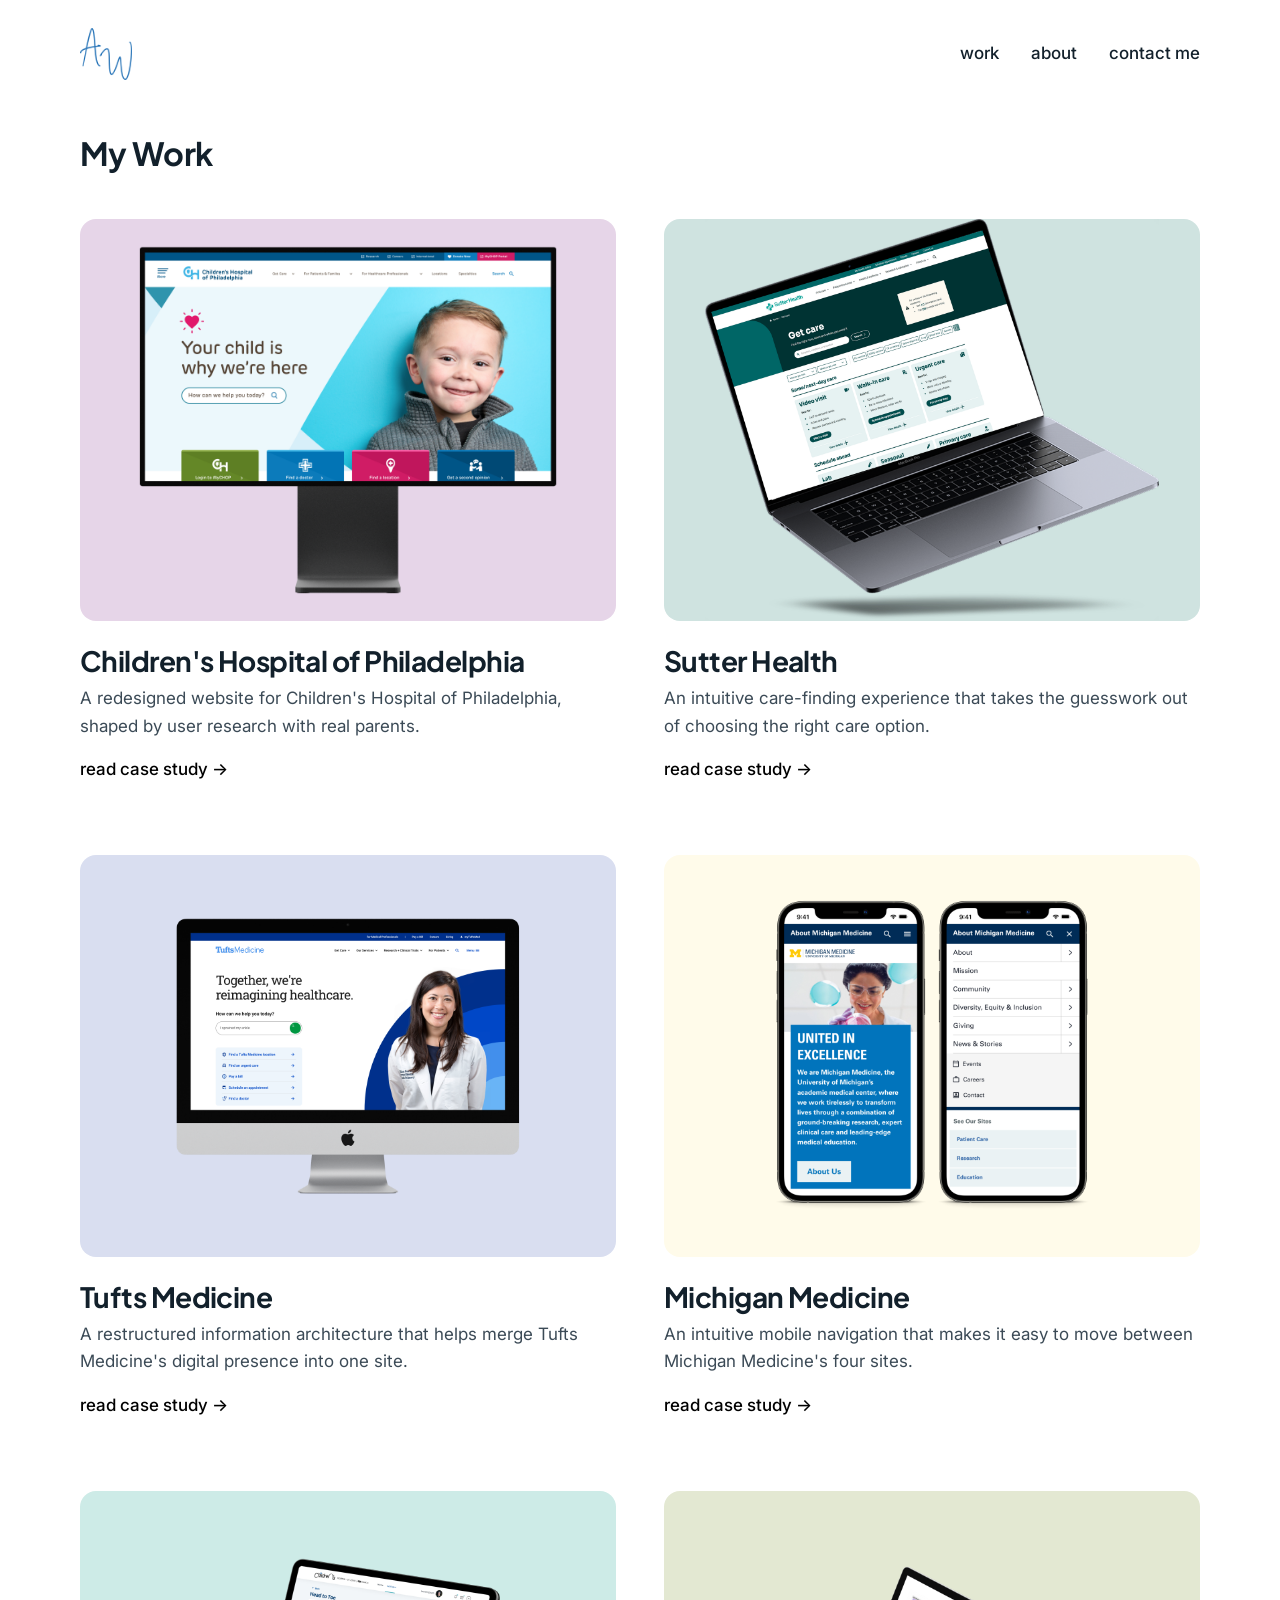
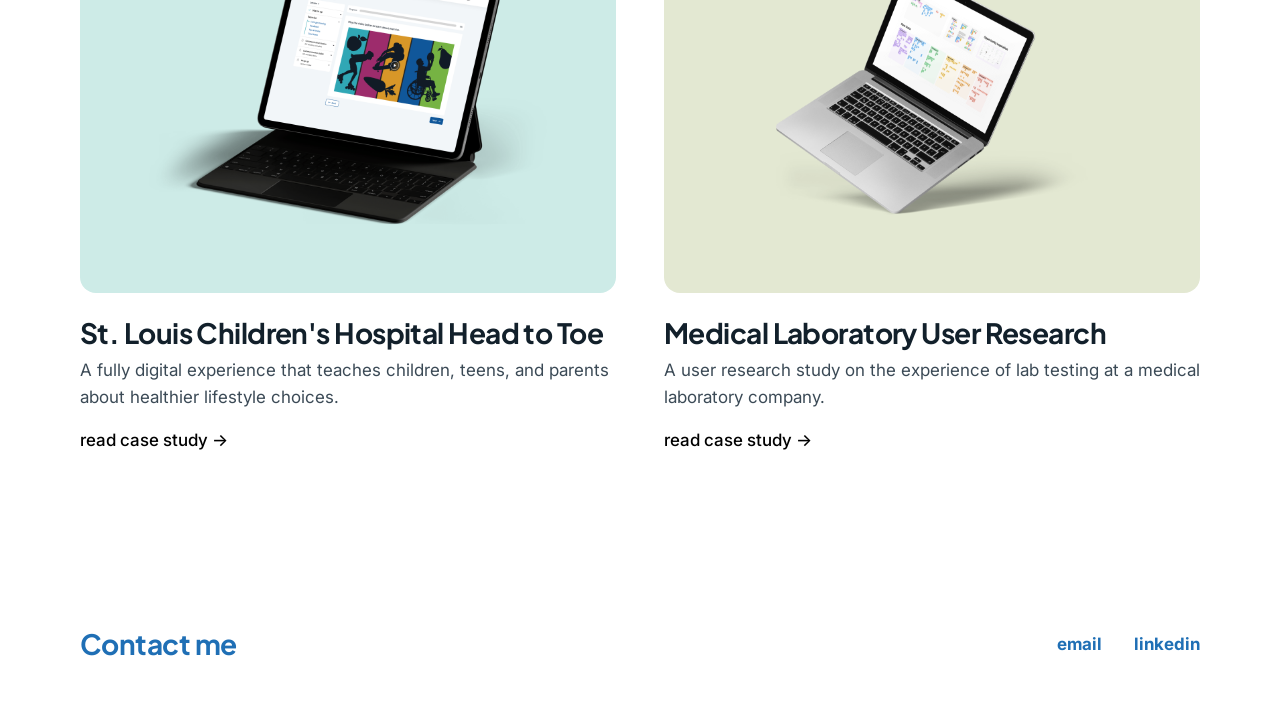
<file: work.html>
<!doctype html>
<html lang="en">
<head>
<meta charset="utf-8">
<meta name="viewport" content="width=device-width, initial-scale=1">
<title>Amanda Wright | UX Designer</title>
<link rel="preconnect" href="https://fonts.googleapis.com">
<link rel="preconnect" href="https://fonts.gstatic.com" crossorigin>
<link href="https://fonts.googleapis.com/css2?family=Plus+Jakarta+Sans:wght@500;700&amp;family=Inter:wght@400;500&amp;display=swap" rel="stylesheet">
<link rel="stylesheet" href="styles.css">
</head>
<body>
<div class="site">

<header class="pad" style="max-width:1200px;margin:0 auto;padding:28px 40px;box-sizing:border-box">
<div class="nav-row" style="display:flex;align-items:center;justify-content:space-between;gap:24px">
<a href="index.html" aria-label="Amanda Wright, home" style="display:inline-flex"><img src="images/27132ba17606718ee2338d03e7298d8b.png" alt="Amanda Wright" width="256" height="256" style="display:block;width:52px;height:52px"></a>
<nav style="display:flex;align-items:center;gap:32px">
<a class="nav-link" href="work.html" style="font-weight:500">work</a>
<a class="nav-link" href="about.html" style="font-weight:500">about</a>
<a class="nav-link" href="#contact" style="font-weight:500">contact me</a>
</nav>
</div>
</header>

<section id="work" class="pad" style="max-width:1200px;margin:0 auto;padding:0 40px 120px;box-sizing:border-box">
<div style="display: flex; align-items: baseline; justify-content: space-between; margin-bottom: 40px; padding-top: 20px">
<h2 style="margin:0;font-family:'Plus Jakarta Sans',sans-serif;font-weight:700;font-size:32px;letter-spacing:-0.02em">My Work</h2>
</div>

<div class="work-grid" style="position: relative">





<a class="card" href="children-hospital-of-philadelphia.html" style="display:block">
<div class="card-media" style="aspect-ratio:4/3;background:#E6D5E8;border-radius:16px;display:flex;align-items:center;justify-content:center;color:#5A3A63;font-size:15px;font-weight:500;text-align:center;padding:24px;box-sizing:border-box"><img src="images/a21a5320c0ee7712cffe1b8eefae8fce.png" alt="Children's Hospital of Philadelphia project graphic" width="1200" height="1200" style="display: block; object-fit: cover; aspect-ratio: 1200 / 1200; width: 100%; height: 100%"></div>
<h3 class="card-title" style="margin:24px 0 8px;font-family:'Plus Jakarta Sans',sans-serif;font-weight:700;font-size:28px;line-height:1.15;letter-spacing:-0.02em">Children's Hospital of Philadelphia</h3>
<p style="margin:0 0 16px;color:#3B4A56">A redesigned website for Children's Hospital of Philadelphia, shaped by user research with real parents.</p>
<span style="font-weight:500;color:#000000">read case study →</span>
</a><a class="card" href="sutter-health.html" style="display:block">
<div class="card-media" style="aspect-ratio:4/3;background:#CFE3E0;border-radius:16px;overflow:hidden"><img src="images/089c64c94938915259b9148faba1eed8.png" alt="Sutter Health Get care page shown on a laptop" width="1460" height="1290" style="display:block;width:100%;height:100%;object-fit:contain"></div>
<h3 class="card-title" style="margin:24px 0 8px;font-family:'Plus Jakarta Sans',sans-serif;font-weight:700;font-size:28px;line-height:1.15;letter-spacing:-0.02em">Sutter Health</h3>
<p style="margin:0 0 16px;color:#3B4A56">An intuitive care-finding experience that takes the guesswork out of choosing the right care option.</p>
<span style="font-weight:500;color:#000000">read case study →</span>
</a><a class="card" href="tufts-medicine.html" style="display:block">
<div class="card-media" style="aspect-ratio:4/3;background:#D9DEF0;border-radius:16px;overflow:hidden"><img src="images/75936665af127f175562d0f6b57b8d2f.png" alt="Tufts Medicine project graphic" width="1200" height="1200" style="display:block;width:100%;height:100%;object-fit:contain"></div>
<h3 class="card-title" style="margin:24px 0 8px;font-family:'Plus Jakarta Sans',sans-serif;font-weight:700;font-size:28px;line-height:1.15;letter-spacing:-0.02em">Tufts Medicine</h3>
<p style="margin:0 0 16px;color:#3B4A56">A restructured information architecture that helps merge Tufts Medicine's digital presence into one site.</p>
<span style="font-weight:500;color:#000000">read case study →</span>
</a><a class="card" href="michigan-medicine.html" style="display:block">
<div class="card-media" style="aspect-ratio:4/3;background:#FFFBEA;border-radius:16px;overflow:hidden"><img src="images/0a3b27de3cef2053ec0826f7de58956c.png" alt="Michigan Medicine project graphic" width="1200" height="1200" style="display:block;width:100%;height:100%;object-fit:contain"></div>
<h3 class="card-title" style="margin:24px 0 8px;font-family:'Plus Jakarta Sans',sans-serif;font-weight:700;font-size:28px;line-height:1.15;letter-spacing:-0.02em">Michigan Medicine</h3>
<p style="margin:0 0 16px;color:#3B4A56">An intuitive mobile navigation that makes it easy to move between Michigan Medicine's four sites.</p>
<span style="font-weight:500;color:#000000">read case study →</span>
</a>

<a class="card" href="head-to-toe.html" style="display:block">
<div class="card-media" style="aspect-ratio:4/3;background:#CDEBE7;border-radius:16px;overflow:hidden"><img src="images/f73c193afb4509d86936e37b6c3ac87d.png" alt="St. Louis Children's Hospital Head to Toe project graphic" width="1200" height="1200" style="display:block;width:100%;height:100%;object-fit:contain"></div>
<h3 class="card-title" style="margin:24px 0 8px;font-family:'Plus Jakarta Sans',sans-serif;font-weight:700;font-size:28px;line-height:1.15;letter-spacing:-0.02em">St. Louis Children's Hospital Head to Toe</h3>
<p style="margin:0 0 16px;color:#3B4A56">A fully digital experience that teaches children, teens, and parents about healthier lifestyle choices.</p>
<span style="font-weight:500;color:#000000">read case study →</span>
</a><a class="card" href="medical-laboratory.html" style="display:block">
<div class="card-media" style="aspect-ratio:4/3;background:#E3E8D2;border-radius:16px;overflow:hidden"><img src="images/c1ebb90e8bf3158277b608ef48dc31e9.png" alt="Medical laboratory user research project graphic" width="1200" height="1200" style="display:block;width:100%;height:100%;object-fit:contain"></div>
<h3 class="card-title" style="margin:24px 0 8px;font-family:'Plus Jakarta Sans',sans-serif;font-weight:700;font-size:28px;line-height:1.15;letter-spacing:-0.02em">Medical Laboratory User Research</h3>
<p style="margin:0 0 16px;color:#3B4A56">A user research study on the experience of lab testing at a medical laboratory company.</p>
<span style="font-weight:500;color:#000000">read case study →</span>
</a>





</div>
</section>

<footer id="contact" style="background:#FFFFFF;color:#1F6FB5">
<div class="pad" style="max-width:1200px;margin:0 auto;padding:48px 40px;box-sizing:border-box;display:flex;flex-wrap:wrap;align-items:center;justify-content:space-between;gap:24px">
<h2 style="margin:0;font-family:'Plus Jakarta Sans',sans-serif;font-weight:700;font-size:28px;letter-spacing:-0.02em">Contact me</h2>
<div style="display:flex;gap:32px">
<a class="nav-link" href="mailto:mandakwright@gmail.com" style="font-weight:700">email</a>
<a class="nav-link" href="https://www.linkedin.com/in/amandauxdesign/" target="_blank" rel="noopener noreferrer" style="font-weight:700">linkedin</a>
</div>
</div>
</footer>

</div>
</body>
</html>
</file>
<file: styles.css>
body{margin:0}
a{color:inherit;text-decoration:none}
.nav-link:hover{text-decoration:underline;text-underline-offset:6px}
.btn:hover{background:#12202B;color:#FFFFFF !important}
.work-grid{display:grid;grid-template-columns:repeat(2,minmax(0,1fr));gap:72px 48px}
.card:hover .card-title{text-decoration:underline;text-underline-offset:6px}
.card:hover .card-media{transform:translateY(-4px)}
.card-media{transition:transform .2s ease}
.about-grid{display:grid;grid-template-columns:minmax(0,5fr) minmax(0,6fr);gap:64px;align-items:center}
@media (max-width:760px){
.work-grid{grid-template-columns:minmax(0,1fr);gap:56px}
.about-grid{grid-template-columns:minmax(0,1fr);gap:32px}
.hero-title{font-size:44px !important}
.pad{padding-left:16px !important;padding-right:16px !important}
.nav-row{flex-wrap:wrap;gap:16px}
}
.hero-grid{display:grid;grid-template-columns:minmax(0,6fr) minmax(0,5fr);gap:64px;align-items:center}
.two-col{display:grid;grid-template-columns:minmax(0,2fr) minmax(0,1fr);gap:64px;align-items:start}
.more-grid{display:grid;grid-template-columns:repeat(3,minmax(0,1fr));gap:32px}
.h2{margin:0 0 32px;font-family:'Plus Jakarta Sans',sans-serif;font-weight:700;font-size:40px;line-height:1.1;letter-spacing:-0.02em}
.h3{margin:56px 0 16px;font-family:'Plus Jakarta Sans',sans-serif;font-weight:700;font-size:28px;line-height:1.15;letter-spacing:-0.02em}
.label{margin:0 0 8px;font-weight:500;color:#1F6FB5;letter-spacing:0.08em;text-transform:uppercase;font-size:14px}
.body{margin:0 0 20px;color:#3B4A56;max-width:720px}
.list{margin:0 0 24px;padding-left:22px;color:#3B4A56;max-width:720px}
.list li{margin:0 0 8px}
.ph{background:#E3F0FB;border:2px dashed #9CC3E6;border-radius:16px;display:flex;align-items:center;justify-content:center;text-align:center;padding:24px;box-sizing:border-box;color:#1F6FB5;font-size:15px;font-weight:500;margin:32px 0}
.hero-grid{grid-template-columns:minmax(0,1fr);gap:32px}
.hero-title{font-size:40px !important}
.story-grid{display:grid;grid-template-columns:minmax(0,5fr) minmax(0,6fr);gap:64px;align-items:start}
.client-grid{display:grid;grid-template-columns:repeat(4,minmax(0,1fr));gap:32px}
.client-grid .ph{margin:0;aspect-ratio:3/2}
.client-name{margin:12px 0 0;font-family:'Plus Jakarta Sans',sans-serif;font-weight:700;font-size:18px;line-height:1.25;letter-spacing:-0.01em}
@media (max-width:760px){.client-grid{grid-template-columns:repeat(2,minmax(0,1fr));gap:24px}}
.tl{display:grid;grid-template-columns:200px minmax(0,1fr);gap:32px;padding:24px 0;border-top:1px solid #D5DDE3}
.tl:last-child{border-bottom:1px solid #D5DDE3}
.story-grid{grid-template-columns:minmax(0,1fr);gap:32px}
.tl{grid-template-columns:minmax(0,1fr);gap:4px}
.h4{margin:32px 0 12px;font-family:'Plus Jakarta Sans',sans-serif;font-weight:700;font-size:20px;line-height:1.2;letter-spacing:-0.01em}
@media (max-width:760px){.mission-grid{grid-template-columns:minmax(0,1fr) !important}}
.show{position:relative;margin:32px 0}
.show input{position:absolute;opacity:0;pointer-events:none}
.slide-nav{display:flex;justify-content:flex-end;gap:8px;margin-top:12px}
.arr{width:44px;height:44px;border-radius:50%;background:#fff;border:1px solid #CBD5DC;display:flex;align-items:center;justify-content:center;cursor:pointer;color:#12202B}
.arr:hover{background:#E3F0FB;border-color:#9CC3E6}
.slide{display:none;box-sizing:border-box}
#ts1:checked ~ .slides .s1,#ts2:checked ~ .slides .s2,#ts3:checked ~ .slides .s3,#ts4:checked ~ .slides .s4{display:block}
.slide-frame{position:relative;aspect-ratio:4/3;background:transparent;border-radius:16px;display:flex;align-items:center;justify-content:center;overflow:hidden}
.slide-frame img{display:block;max-width:100%;max-height:100%;width:auto;height:auto;object-fit:contain}
.slide-cap{margin:12px 0 0;display:flex;justify-content:space-between;color:#3B4A56;font-weight:500;font-size:15px}
.wire-grid{display:grid;grid-template-columns:repeat(2,minmax(0,1fr));gap:32px;margin:32px 0;max-width:720px}
.phone-grid{display:grid;grid-template-columns:repeat(4,minmax(0,1fr));gap:24px;margin:32px 0}
.ph-phone{background:#E3F0FB;border:2px dashed #9CC3E6;border-radius:16px;display:flex;align-items:center;justify-content:center;text-align:center;padding:12px;box-sizing:border-box;color:#1F6FB5;font-size:14px;font-weight:500;aspect-ratio:9/19}
@media (max-width:760px){.phone-grid{grid-template-columns:repeat(2,minmax(0,1fr))}}
.intro-grid{display:grid;grid-template-columns:minmax(0,2fr) minmax(0,1fr);gap:64px;align-items:start}
.test-grid{display:grid;grid-template-columns:repeat(3,minmax(0,1fr));gap:24px}
.list{margin:0 0 24px;padding-left:22px;color:#3B4A56}
.hero-grid{grid-template-columns:minmax(0,1fr);gap:32px}
@media (max-width:760px){.intro-grid,.two-col{grid-template-columns:minmax(0,1fr);gap:32px}}
.test-grid{grid-template-columns:minmax(0,1fr)}
.audience-grid{grid-template-columns:repeat(2,minmax(0,1fr)) !important}
@media (max-width:1100px){.units-grid{grid-template-columns:minmax(0,1fr) !important}}
@media (min-width:761px){
.hero-grid.about-split{grid-template-columns:minmax(0,1fr) 320px;gap:64px}
.story-grid.about-split{grid-template-columns:320px minmax(0,1fr);gap:64px}}
.site{color:#12202B;font-family:'Inter',sans-serif;font-size:17px;line-height:1.6;background-color:#ffffff}
@media (max-width:760px){.more-grid{grid-template-columns:minmax(0,1fr)}}
</file>
